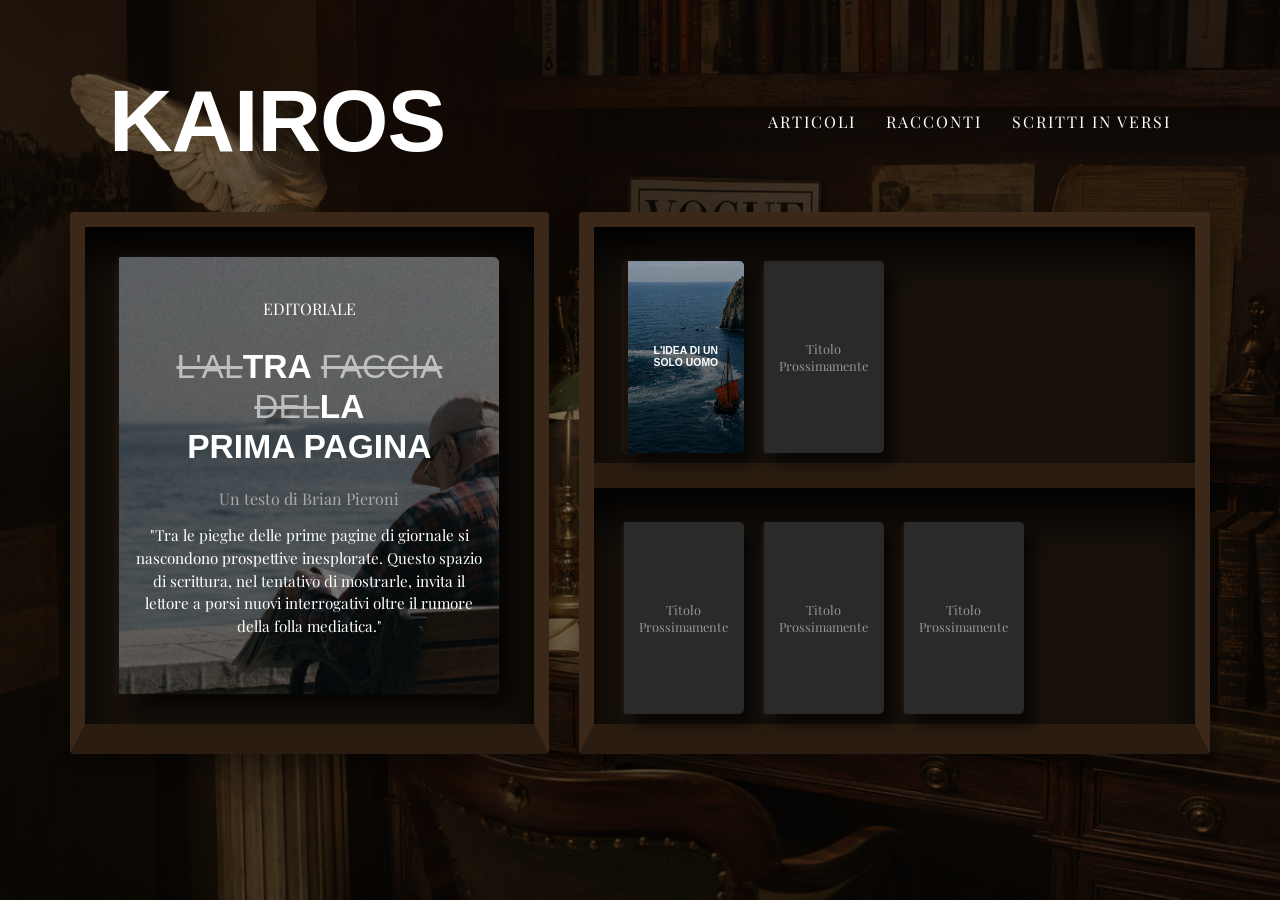
<file: index.html>
<!DOCTYPE html>
<html lang="it">
<head>
    <meta charset="UTF-8">
    <meta name="viewport" content="width=device-width, initial-scale=1.0">
    <title>Kairos - L'altra faccia della prima pagina</title>
    
    <!-- Importazione dei font eleganti da Google -->
    <link rel="preconnect" href="https://fonts.googleapis.com">
    <link rel="preconnect" href="https://fonts.gstatic.com" crossorigin>
    <link href="https://fonts.googleapis.com/css2?family=Playfair+Display:ital,wght@0,400;0,600;0,800;1,400&display=swap" rel="stylesheet">
    
    <!-- Link al tuo file CSS -->
    <link rel="stylesheet" href="style.css?v=14">
</head>
<body>
    <div class="background-wrapper">
        
        <!-- ================= HEADER E MENU ================= -->
        <!-- Qui c'è il titolo KAIROS e le tue tre sezioni, intatti -->
        <header>
            <div class="logo">
                <a href="index.html">KAIROS</a>
            </div>
            <nav>
                <ul>
                    <li><a href="articoli.html">ARTICOLI</a></li>
                    <li><a href="racconti.html">RACCONTI</a></li>
                    <li><a href="versi.html">SCRITTI IN VERSI</a></li>
                </ul>
            </nav>
        </header>

        <!-- ================= CONTENUTO PRINCIPALE ================= -->
        <!-- Qui ci sono i due riquadri posizionati al di sotto di Kairos -->
                <!-- ================= CONTENUTO PRINCIPALE ================= -->
                <main>
            <div class="main-shelving-unit">
                
                <div class="shelf-vertical">
                    <div class="cinematic-text-box" style="background-image: url('Gray Retro Cinematic Documentary Film Launching Poster.png');">
                        <div class="box-overlay"></div>
                        <div class="cinematic-content">
                            <div class="cinematic-date">EDITORIALE</div>
                            <h2 style="font-size: 2.1rem; margin-bottom: 20px; line-height: 1.2;">
                                <del style="opacity: 0.6; font-weight: 300;">L'AL</del><strong>TRA</strong> 
                                <del style="opacity: 0.6; font-weight: 300;">FACCIA DEL</del><strong>LA</strong><br>
                                <strong>PRIMA PAGINA</strong>
                            </h2>
                            <div class="cinematic-author">Un testo di Brian Pieroni</div>
                            <p class="cinematic-quote" style="font-size: 0.95rem; line-height: 1.5;">
                                "Tra le pieghe delle prime pagine di giornale si nascondono prospettive inesplorate. Questo spazio di scrittura, nel tentativo di mostrarle, invita il lettore a porsi nuovi interrogativi oltre il rumore della folla mediatica."
                            </p>
                        </div>
                    </div>
                </div>

                              <!-- 2. SCAFFALE DESTRO: LIBRERIA ARCHIVIO (Due piani) -->
                <div class="shelf-horizontal">
                    
                    <!-- Ripiano Superiore -->
                    <div class="shelf-row top-shelf">
                        
                        <!-- 1. PRIMO LIBRO IN ALTO (L'Idea di un solo uomo) -->
                        <!-- Sostituisci 'copertina.jpg' con il nome reale della tua foto del mare -->
                        <a href="pagina-articolo.html" target="_blank" class="mini-book" style="background-image: linear-gradient(rgba(0,0,0,0.3), rgba(0,0,0,0.7)), url('8C77115A-5A6C-4213-9BA8-5F8C6F8B90FF.png'); background-size: cover; background-position: center; border-left: 4px solid #1a110b; color: white;">
                            <span style="font-family: 'Helvetica Neue', Arial, sans-serif; font-size: 0.65rem; font-weight: bold; letter-spacing: 0px; line-height: 1.2;">L'IDEA DI UN<br>SOLO UOMO</span>
                        </a>
                        
                        <!-- 2. SECONDO LIBRO IN ALTO (Vuoto) -->
                        <a href="pagina-articolo.html" target="_blank" class="mini-book">Titolo<br>Prossimamente</a>
                        
                    </div>
                    
                    <!-- Ripiano Inferiore -->
                    <div class="shelf-row bottom-shelf">
                        
                        <!-- 3 LIBRI VUOTI IN BASSO -->
                        <a href="pagina-articolo.html" target="_blank" class="mini-book">Titolo<br>Prossimamente</a>
                        <a href="pagina-articolo.html" target="_blank" class="mini-book">Titolo<br>Prossimamente</a>
                        <a href="pagina-articolo.html" target="_blank" class="mini-book">Titolo<br>Prossimamente</a>
                        
                    </div>

                </div>
</file>
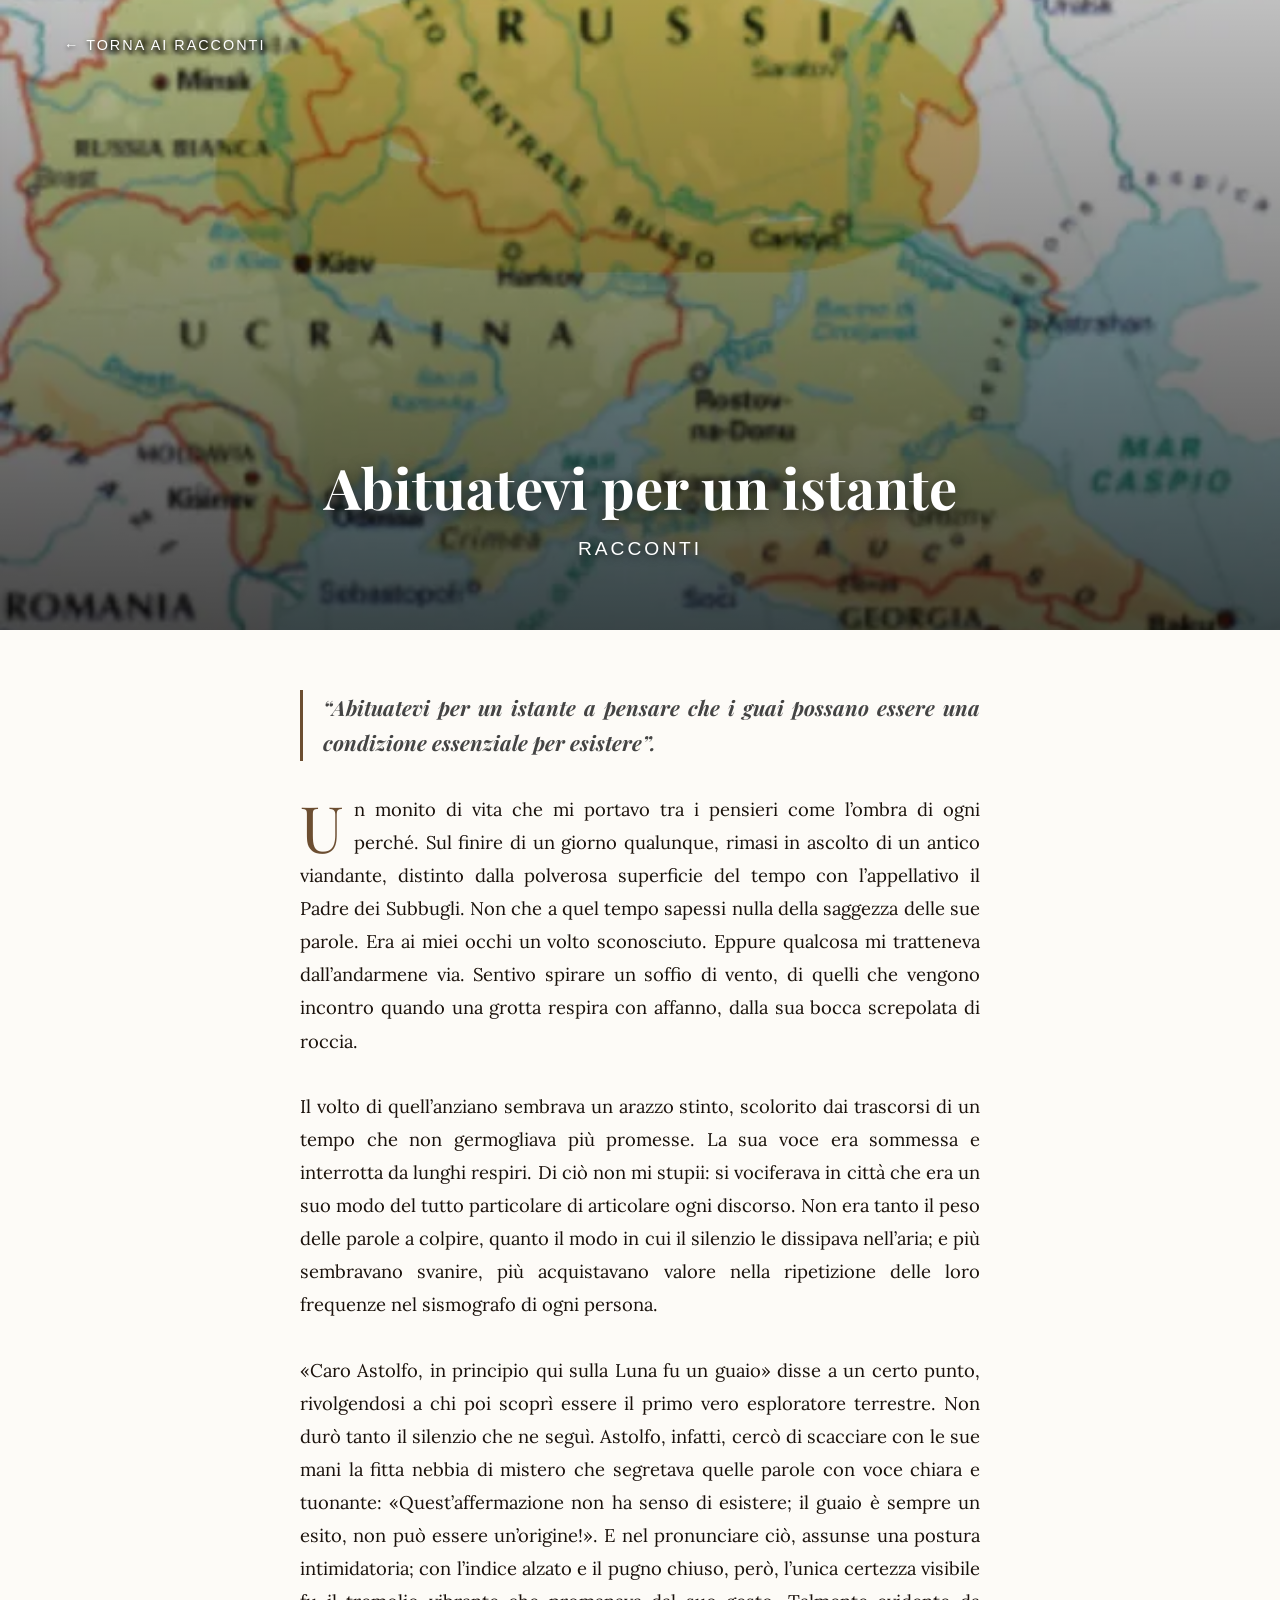
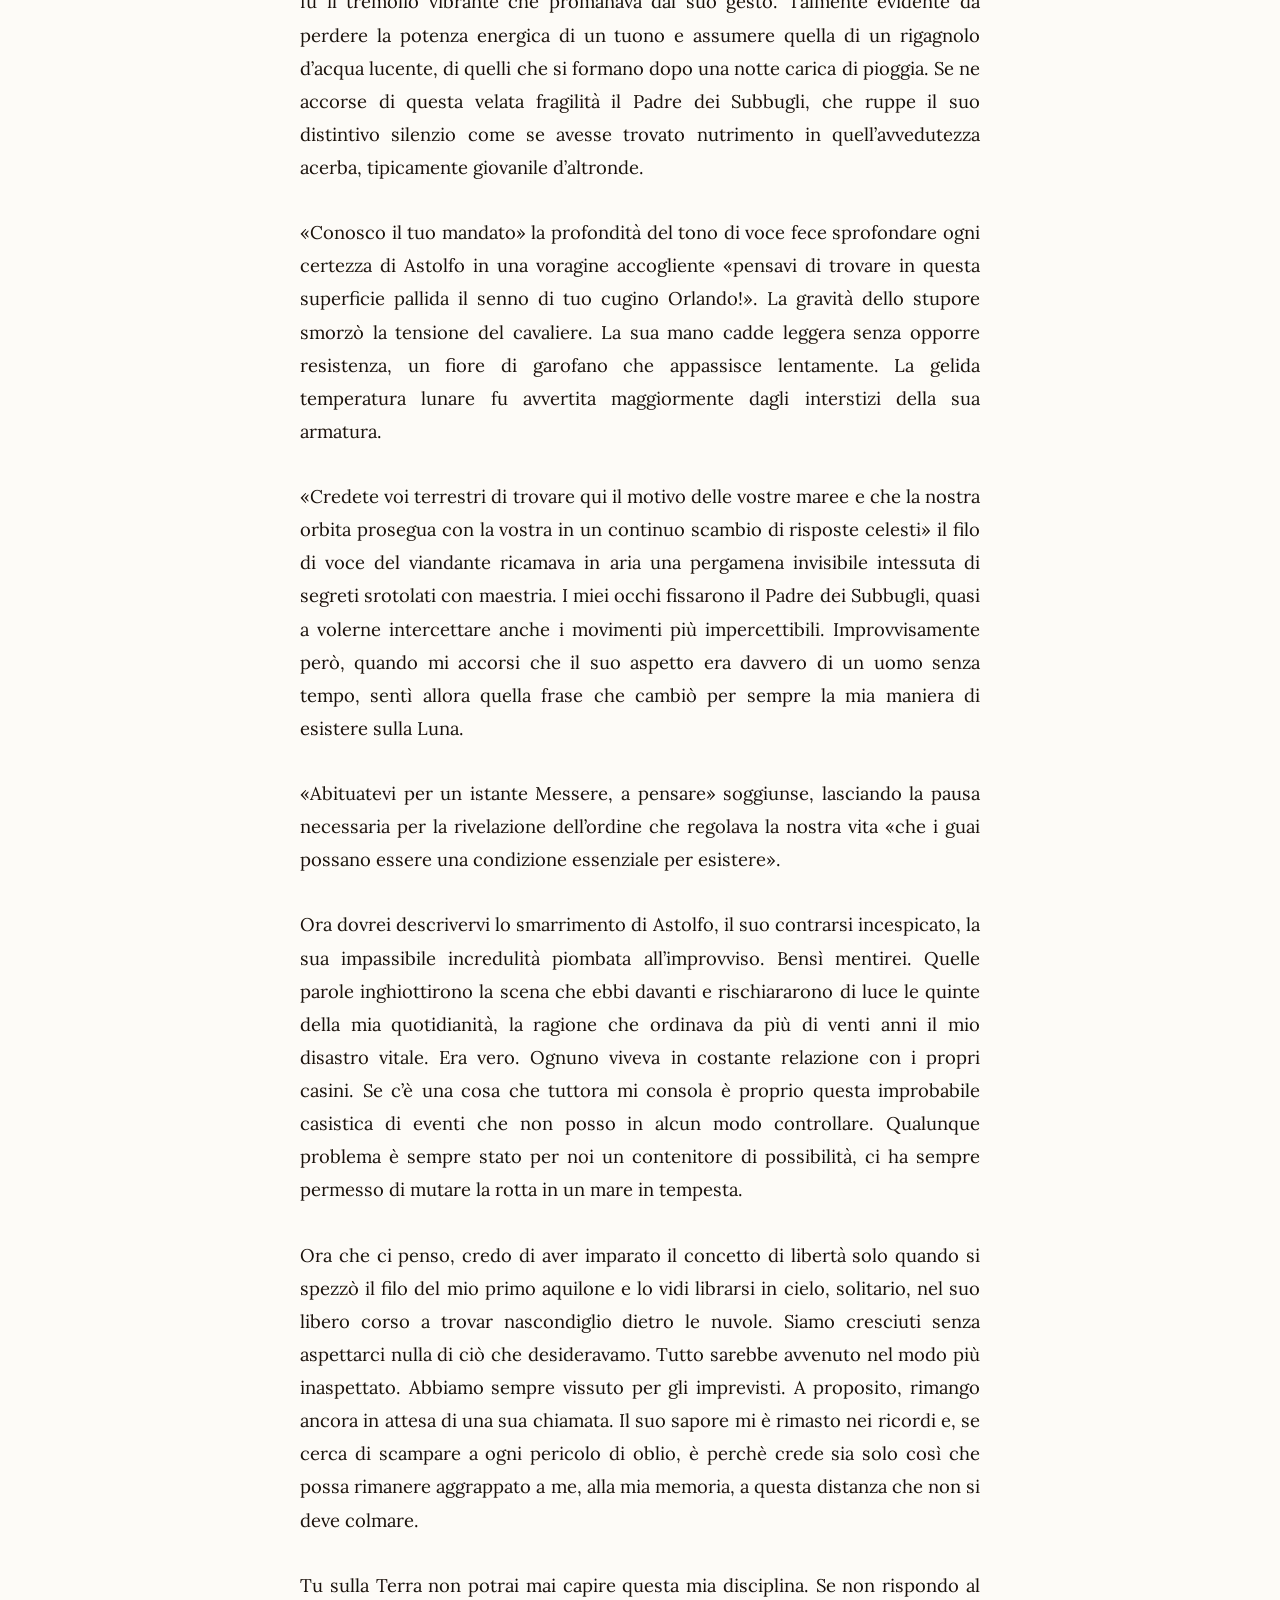
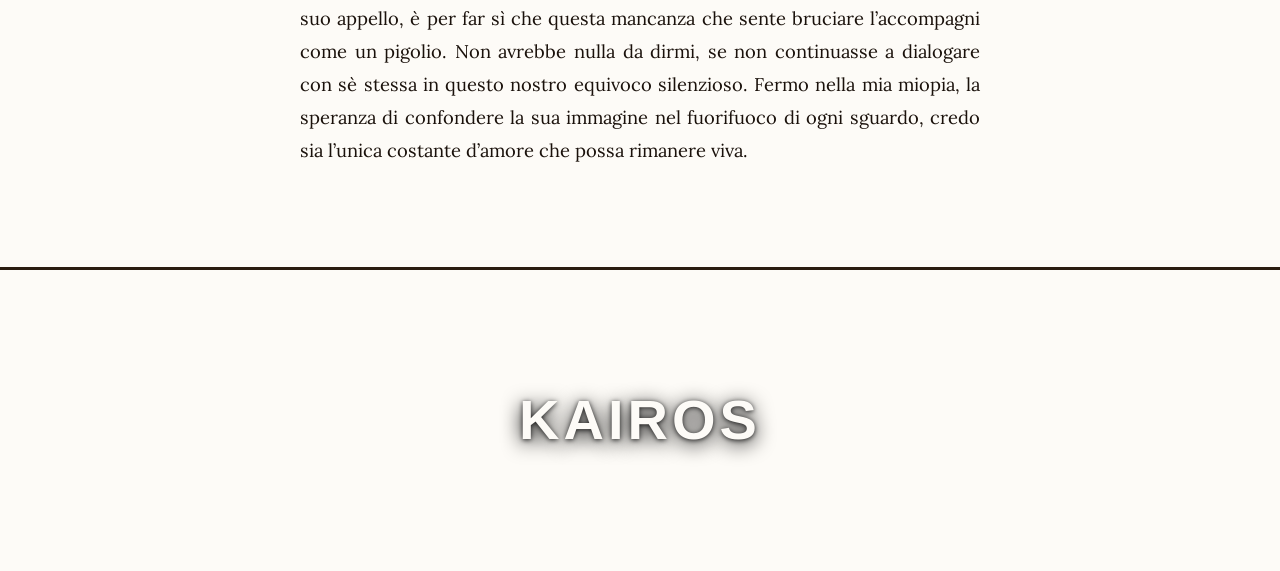
<file: abituatevi.html>
<!DOCTYPE html>
<html lang="it">
<head>
    <meta charset="UTF-8">
    <meta name="viewport" content="width=device-width, initial-scale=1.0">
    <title>Abituatevi per un istante - Kairos</title>
    <link href="https://fonts.googleapis.com/css2?family=Lora:ital,wght@0,400;0,500;1,400;1,700&family=Playfair+Display:ital,wght@0,400;0,700;1,400&display=swap" rel="stylesheet">
    
    <style>
        * { box-sizing: border-box; margin: 0; padding: 0; }
        
        :root {
            --bg-color: #fdfbf7;
            --text-color: #1a110b;
            --accent-color: #6c4e31;
            --font-heading: 'Playfair Display', serif;
            --font-body: 'Lora', Georgia, serif;
        }

        body {
            background-color: var(--bg-color);
            color: var(--text-color);
            font-family: var(--font-body);
            line-height: 1.8;
            -webkit-font-smoothing: antialiased;
            overflow-x: hidden;
        }

        .progress-container {
            position: fixed;
            top: 0;
            left: 0;
            width: 100%;
            height: 4px;
            background: transparent;
            z-index: 1000;
        }
        .progress-bar {
            height: 100%;
            background: var(--accent-color);
            width: 0%;
        }

        .top-nav {
            position: absolute;
            top: 30px;
            left: 5vw;
            z-index: 100;
        }
        .back-btn {
            font-family: 'Helvetica Neue', Helvetica, Arial, sans-serif;
            font-size: 0.9rem;
            color: #fff;
            text-transform: uppercase;
            letter-spacing: 2px;
            text-decoration: none;
            text-shadow: 0 2px 4px rgba(0,0,0,0.8);
            transition: opacity 0.3s;
        }
        .back-btn:hover { opacity: 0.7; }

        .hero {
            position: relative;
            width: 100%;
            height: 70vh; 
            background-color: #222;
        }
        .hero-image {
            width: 100%;
            height: 100%;
            background-image: linear-gradient(rgba(0,0,0,0.2), rgba(0,0,0,0.7)), url('IMG_7084.webp'); 
            background-size: cover;
            background-position: center;
        }
        .hero-text {
            position: absolute;
            bottom: 10%;
            left: 50%;
            transform: translateX(-50%);
            width: 90%;
            max-width: 900px;
            text-align: center;
            color: #fff;
        }
        .hero-title {
            font-family: var(--font-heading);
            font-size: 3.5rem;
            line-height: 1.1;
            margin-bottom: 15px;
            text-shadow: 0 4px 15px rgba(0,0,0,0.6);
        }
        .hero-subtitle {
            font-family: 'Helvetica Neue', sans-serif;
            font-size: 1.2rem;
            letter-spacing: 3px;
            text-transform: uppercase;
            font-weight: 300;
            text-shadow: 0 2px 8px rgba(0,0,0,0.6);
        }

        .article-content {
            width: 90%;
            max-width: 680px; 
            margin: 60px auto 100px auto;
            font-size: 1.15rem;
        }

        .article-content p {
            margin-bottom: 2rem;
            text-align: justify;
        }

        .drop-cap {
            float: left;
            font-size: 4rem;
            line-height: 0.8;
            padding-top: 8px;
            padding-right: 10px;
            font-family: var(--font-heading);
            color: var(--accent-color);
        }

        .quote-block {
            border-left: 3px solid var(--accent-color);
            padding-left: 20px;
            margin: 3rem 0;
            font-style: italic;
            font-family: var(--font-heading);
            font-size: 1.3rem;
            color: #444;
            line-height: 1.7;
        }

        footer {
            text-align: center;
            padding: 100px 20px;
            border-top: 3px solid #2a1c10;
            background-image: url('FullSizeRender.jpeg');
            background-size: cover;
            background-position: center;
            background-attachment: fixed;
        }

        .home-link {
            font-family: 'Helvetica Neue', Helvetica, Arial, sans-serif;
            font-size: 3.5rem;
            font-weight: 800;
            color: #fdfbf7; 
            text-decoration: none;
            letter-spacing: 4px;
            transition: transform 0.3s ease;
            display: inline-block; 
            text-shadow: 0 4px 20px rgba(0,0,0,1), 0 1px 5px rgba(0,0,0,0.8);
        }
        .home-link:hover {
            transform: scale(1.05);
            color: #ccc;
        }

        @media (max-width: 750px) {
            .hero-title { font-size: 2.5rem; }
            .hero-subtitle { font-size: 1rem; }
            .article-content {
                width: 88%;
                font-size: 1.05rem;
                margin: 40px auto 60px auto;
            }
            .drop-cap { font-size: 3.5rem; }
            .quote-block { font-size: 1.1rem; margin: 2rem 0; }
            .home-link { font-size: 2.5rem; }
            .top-nav { top: 20px; left: 20px; }
            footer { padding: 80px 20px; }
        }
    </style>
</head>
<body>

    <div class="progress-container">
        <div class="progress-bar" id="myBar"></div>
    </div>

    <nav class="top-nav">
        <a href="racconti.html" class="back-btn">← Torna ai racconti</a>
    </nav>

    <header class="hero">
        <div class="hero-image"></div>
        <div class="hero-text">
            <h1 class="hero-title">Abituatevi per un istante</h1>
            <p class="hero-subtitle">Racconti</p>
        </div>
    </header>

    <main class="article-content">
        
        <p class="quote-block"><strong>“Abituatevi per un istante a pensare che i guai possano essere una condizione essenziale per esistere”.</strong></p>

        <p><span class="drop-cap">U</span>n monito di vita che mi portavo tra i pensieri come l’ombra di ogni perché. Sul finire di un giorno qualunque, rimasi in ascolto di un antico viandante, distinto dalla polverosa superficie del tempo con l’appellativo il Padre dei Subbugli. Non che a quel tempo sapessi nulla della saggezza delle sue parole. Era ai miei occhi un volto sconosciuto. Eppure qualcosa mi tratteneva dall’andarmene via. Sentivo spirare un soffio di vento, di quelli che vengono incontro quando una grotta respira con affanno, dalla sua bocca screpolata di roccia.</p>
        
        <p>Il volto di quell’anziano sembrava un arazzo stinto, scolorito dai trascorsi di un tempo che non germogliava più promesse. La sua voce era sommessa e interrotta da lunghi respiri. Di ciò non mi stupii: si vociferava in città che era un suo modo del tutto particolare di articolare ogni discorso. Non era tanto il peso delle parole a colpire, quanto il modo in cui il silenzio le dissipava nell’aria; e più sembravano svanire, più acquistavano valore nella ripetizione delle loro frequenze nel sismografo di ogni persona.</p>

        <p>«Caro Astolfo, in principio qui sulla Luna fu un guaio» disse a un certo punto, rivolgendosi a chi poi scoprì essere il primo vero esploratore terrestre. Non durò tanto il silenzio che ne seguì. Astolfo, infatti, cercò di scacciare con le sue mani la fitta nebbia di mistero che segretava quelle parole con voce chiara e tuonante: «Quest’affermazione non ha senso di esistere; il guaio è sempre un esito, non può essere un’origine!». E nel pronunciare ciò, assunse una postura intimidatoria; con l’indice alzato e il pugno chiuso, però, l’unica certezza visibile fu il tremolio vibrante che promanava dal suo gesto. Talmente evidente da perdere la potenza energica di un tuono e assumere quella di un rigagnolo d’acqua lucente, di quelli che si formano dopo una notte carica di pioggia. Se ne accorse di questa velata fragilità il Padre dei Subbugli, che ruppe il suo distintivo silenzio come se avesse trovato nutrimento in quell’avvedutezza acerba, tipicamente giovanile d’altronde.</p>

        <p>«Conosco il tuo mandato» la profondità del tono di voce fece sprofondare ogni certezza di Astolfo in una voragine accogliente «pensavi di trovare in questa superficie pallida il senno di tuo cugino Orlando!». La gravità dello stupore smorzò la tensione del cavaliere. La sua mano cadde leggera senza opporre resistenza, un fiore di garofano che appassisce lentamente. La gelida temperatura lunare fu avvertita maggiormente dagli interstizi della sua armatura.</p>
        
        <p>«Credete voi terrestri di trovare qui il motivo delle vostre maree e che la nostra orbita prosegua con la vostra in un continuo scambio di risposte celesti» il filo di voce del viandante ricamava in aria una pergamena invisibile intessuta di segreti srotolati con maestria. I miei occhi fissarono il Padre dei Subbugli, quasi a volerne intercettare anche i movimenti più impercettibili. Improvvisamente però, quando mi accorsi che il suo aspetto era davvero di un uomo senza tempo, sentì allora quella frase che cambiò per sempre la mia maniera di esistere sulla Luna.</p>
        
        <p>«Abituatevi per un istante Messere, a pensare» soggiunse, lasciando la pausa necessaria per la rivelazione dell’ordine che regolava la nostra vita «che i guai possano essere una condizione essenziale per esistere».</p>
        
        <p>Ora dovrei descrivervi lo smarrimento di Astolfo, il suo contrarsi incespicato, la sua impassibile incredulità piombata all’improvviso. Bensì mentirei. Quelle parole inghiottirono la scena che ebbi davanti e rischiararono di luce le quinte della mia quotidianità, la ragione che ordinava da più di venti anni il mio disastro vitale. Era vero. Ognuno viveva in costante relazione con i propri casini. Se c’è una cosa che tuttora mi consola è proprio questa improbabile casistica di eventi che non posso in alcun modo controllare. Qualunque problema è sempre stato per noi un contenitore di possibilità, ci ha sempre permesso di mutare la rotta in un mare in tempesta.</p>
        
        <p>Ora che ci penso, credo di aver imparato il concetto di libertà solo quando si spezzò il filo del mio primo aquilone e lo vidi librarsi in cielo, solitario, nel suo libero corso a trovar nascondiglio dietro le nuvole. Siamo cresciuti senza aspettarci nulla di ciò che desideravamo. Tutto sarebbe avvenuto nel modo più inaspettato. Abbiamo sempre vissuto per gli imprevisti. A proposito, rimango ancora in attesa di una sua chiamata. Il suo sapore mi è rimasto nei ricordi e, se cerca di scampare a ogni pericolo di oblio, è perchè crede sia solo così che possa rimanere aggrappato a me, alla mia memoria, a questa distanza che non si deve colmare.</p>
        
        <p>Tu sulla Terra non potrai mai capire questa mia disciplina. Se non rispondo al suo appello, è per far sì che questa mancanza che sente bruciare l’accompagni come un pigolio. Non avrebbe nulla da dirmi, se non continuasse a dialogare con sè stessa in questo nostro equivoco silenzioso. Fermo nella mia miopia, la speranza di confondere la sua immagine nel fuorifuoco di ogni sguardo, credo sia l’unica costante d’amore che possa rimanere viva.</p>

    </main>

    <footer>
        <a href="index.html" class="home-link">KAIROS</a>
    </footer>

    <script>
        window.onscroll = function() { updateProgressBar() };

        function updateProgressBar() {
            var winScroll = document.body.scrollTop || document.documentElement.scrollTop;
            var height = document.documentElement.scrollHeight - document.documentElement.clientHeight;
            var scrolled = (winScroll / height) * 100;
            document.getElementById("myBar").style.width = scrolled + "%";
        }
    </script>
</body>
</html>
</file>
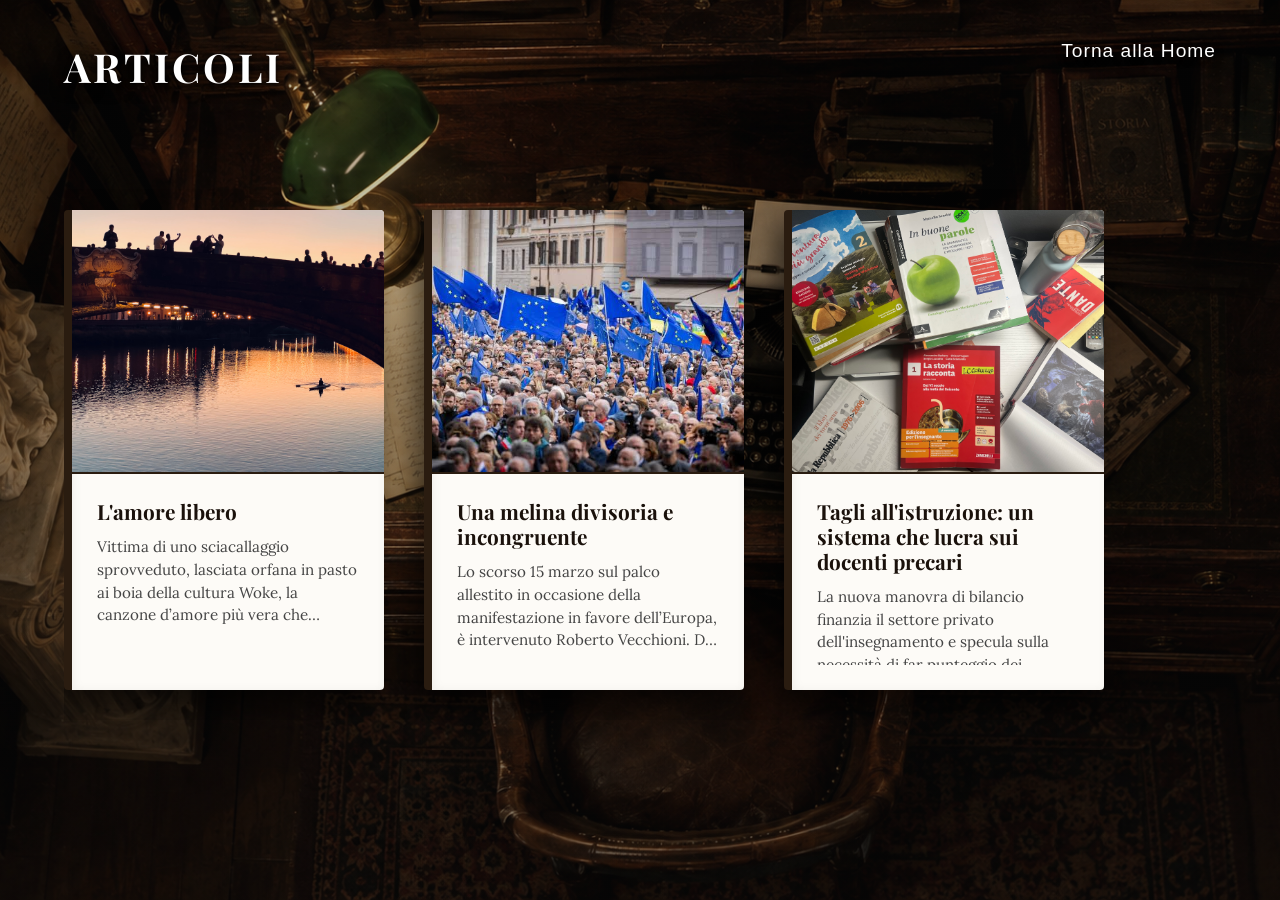
<file: articoli.html>
<!DOCTYPE html>
<html lang="it">
<head>
    <meta charset="UTF-8">
    <meta name="viewport" content="width=device-width, initial-scale=1.0">
    <title>Articoli - Kairos</title>
    <link href="https://fonts.googleapis.com/css2?family=Lora:ital,wght@0,400;0,500;1,400&family=Playfair+Display:ital,wght@0,400;0,700;1,400&display=swap" rel="stylesheet">
    
    <style>
        * { box-sizing: border-box; margin: 0; padding: 0; }
        
        body {
            height: 100vh;
            background-image: linear-gradient(rgba(15, 15, 15, 0.2), rgba(15, 15, 15, 0.35)), url('6A75E543-92FD-45B6-834F-B0853C7BCF3E.png');
            background-size: cover;
            background-position: center;
            font-family: 'Playfair Display', serif;
            overflow: hidden; 
            display: flex;
            align-items: center;
            padding: 0 5vw;
        }

        .page-title {
            position: absolute;
            top: 40px;
            left: 5vw;
            color: #fff;
            font-size: 2.5rem;
            letter-spacing: 3px;
            text-transform: uppercase;
            text-shadow: 0 4px 15px rgba(0,0,0,0.9), 0 1px 5px rgba(0,0,0,0.8);
            opacity: 0;
            animation: fadeInTop 1s forwards 0.5s;
        }

        .articles-gallery {
            display: flex;
            gap: 40px;
            width: 100%;
            height: 60vh;
            align-items: center;
            overflow-x: auto;
            overflow-y: hidden;
            padding: 20px 0;
            scroll-behavior: smooth;
        }

        .articles-gallery::-webkit-scrollbar { display: none; }
        .articles-gallery { -ms-overflow-style: none; scrollbar-width: none; }

        .article-card {
            flex: 0 0 320px;
            height: 480px;
            position: relative;
            background-color: #fdfbf7;
            border-radius: 4px;
            cursor: pointer;
            box-shadow: -10px 15px 30px rgba(0,0,0,0.6), inset 2px 0 10px rgba(0,0,0,0.05);
            overflow: hidden;
            transition: all 0.6s cubic-bezier(0.25, 1, 0.5, 1);
            
            opacity: 0;
            transform: translateX(-100vw) rotateY(15deg);
            transform-style: preserve-3d;
            border-left: 8px solid #2a1c10;
        }

        .article-card:hover:not(.selected) {
            transform: translateY(-15px) scale(1.02);
            box-shadow: -15px 25px 40px rgba(0,0,0,0.7);
        }

        .card-image {
            width: 100%;
            height: 55%;
            background-size: cover;
            background-position: center;
            border-bottom: 2px solid #2a1c10;
        }

        .card-content {
            padding: 25px;
            height: 45%;
            display: flex;
            flex-direction: column;
            justify-content: flex-start;
        }

        .card-content h2 {
            font-size: 1.3rem;
            line-height: 1.2;
            color: #1a110b;
            margin-bottom: 12px;
        }

        .card-content p {
            font-family: 'Lora', serif;
            font-size: 0.95rem;
            color: #444;
            line-height: 1.5;
            display: -webkit-box;
            -webkit-line-clamp: 4; 
            -webkit-box-orient: vertical;
            overflow: hidden;
        }

        @keyframes slideInLeft {
            0% { opacity: 0; transform: translateX(-100px) rotateY(15deg); }
            100% { opacity: 1; transform: translateX(0) rotateY(0deg); }
        }

        @keyframes fadeInTop {
            to { opacity: 1; transform: translateY(0); }
        }

        .article-card:nth-child(1) { animation: slideInLeft 0.8s cubic-bezier(0.25, 1, 0.5, 1) forwards 0.2s; }
        .article-card:nth-child(2) { animation: slideInLeft 0.8s cubic-bezier(0.25, 1, 0.5, 1) forwards 0.4s; }
        .article-card:nth-child(3) { animation: slideInLeft 0.8s cubic-bezier(0.25, 1, 0.5, 1) forwards 0.6s; }

        .article-card.selected {
            position: fixed;
            top: 50% !important;
            left: 50% !important;
            transform: translate(-50%, -50%) scale(1.15) !important;
            z-index: 1000;
            box-shadow: 0 30px 60px rgba(0,0,0,0.8), 0 0 100px rgba(0,0,0,0.5);
        }

        .articles-gallery.has-selection .article-card:not(.selected) {
            opacity: 0;
            transform: scale(0.8);
            pointer-events: none;
            filter: blur(5px);
        }

        .back-btn {
            position: absolute;
            top: 40px;
            right: 5vw;
            color: #fff;
            text-decoration: none;
            font-size: 1.2rem;
            letter-spacing: 1px;
            font-family: 'Helvetica Neue', sans-serif;
            opacity: 0;
            animation: fadeInTop 1s forwards 1s;
            transition: transform 0.3s;
            text-shadow: 0 2px 8px rgba(0,0,0,0.9);
        }
        .back-btn:hover { transform: scale(1.1); }

        @media (max-width: 750px) {
            .page-title { font-size: 1.8rem; top: 30px; }
            .articles-gallery { gap: 20px; align-items: flex-start; margin-top: 80px; }
            .article-card { flex: 0 0 280px; height: 420px; }
            .article-card.selected { transform: translate(-50%, -50%) scale(1.05) !important; }
        }
    </style>
</head>
<body>

    <h1 class="page-title">Articoli</h1>
    <a href="index.html" class="back-btn">Torna alla Home</a>

    <div class="articles-gallery" id="gallery">
        
        <div class="article-card" onclick="handleCardClick(this, 'masini.html')">
            <div class="card-image" style="background-image: url('FullSizeRender.jpeg');"></div>
            <div class="card-content">
                <h2>L'amore libero</h2>
                <p>Vittima di uno sciacallaggio sprovveduto, lasciata orfana in pasto ai boia della cultura Woke, la canzone d’amore più vera che l’artista è riuscito a strappare dalle fauci della sua rabbia...</p>
            </div>
        </div>

        <div class="article-card" onclick="handleCardClick(this, 'melina.html')">
            <div class="card-image" style="background-image: url('IMG_7085.jpeg');"></div>
            <div class="card-content">
                <h2>Una melina divisoria e incongruente</h2>
                <p>Lo scorso 15 marzo sul palco allestito in occasione della manifestazione in favore dell’Europa, è intervenuto Roberto Vecchioni. Di seguito, si intende tagliare a fettine il suo carnoso discorso...</p>
            </div>
        </div>

        <!-- NUOVO ARTICOLO -->
        <div class="article-card" onclick="handleCardClick(this, 'precari.html')">
            <div class="card-image" style="background-image: url('IMG_8375.jpeg');"></div>
            <div class="card-content">
                <h2>Tagli all'istruzione: un sistema che lucra sui docenti precari </h2>
                <p>La nuova manovra di bilancio finanzia il settore privato dell'insegnamento e specula sulla necessità di far punteggio dei docenti; in molti casi malpagandoli, in altri non riconoscendo loro neanche un minimo contributo...  </p>
            </div>
        </div>

    </div>

    <script>
        function handleCardClick(cardElement, targetUrl) {
            const gallery = document.getElementById('gallery');
            if (cardElement.classList.contains('selected')) return;
            gallery.classList.add('has-selection');
            cardElement.classList.add('selected');
            
            setTimeout(() => {
                document.body.style.transition = "opacity 0.5s ease";
                document.body.style.opacity = 0;
                setTimeout(() => {
                    window.location.href = targetUrl;
                }, 500);
            }, 800);
        }
    </script>
</body>
</html>
</file>
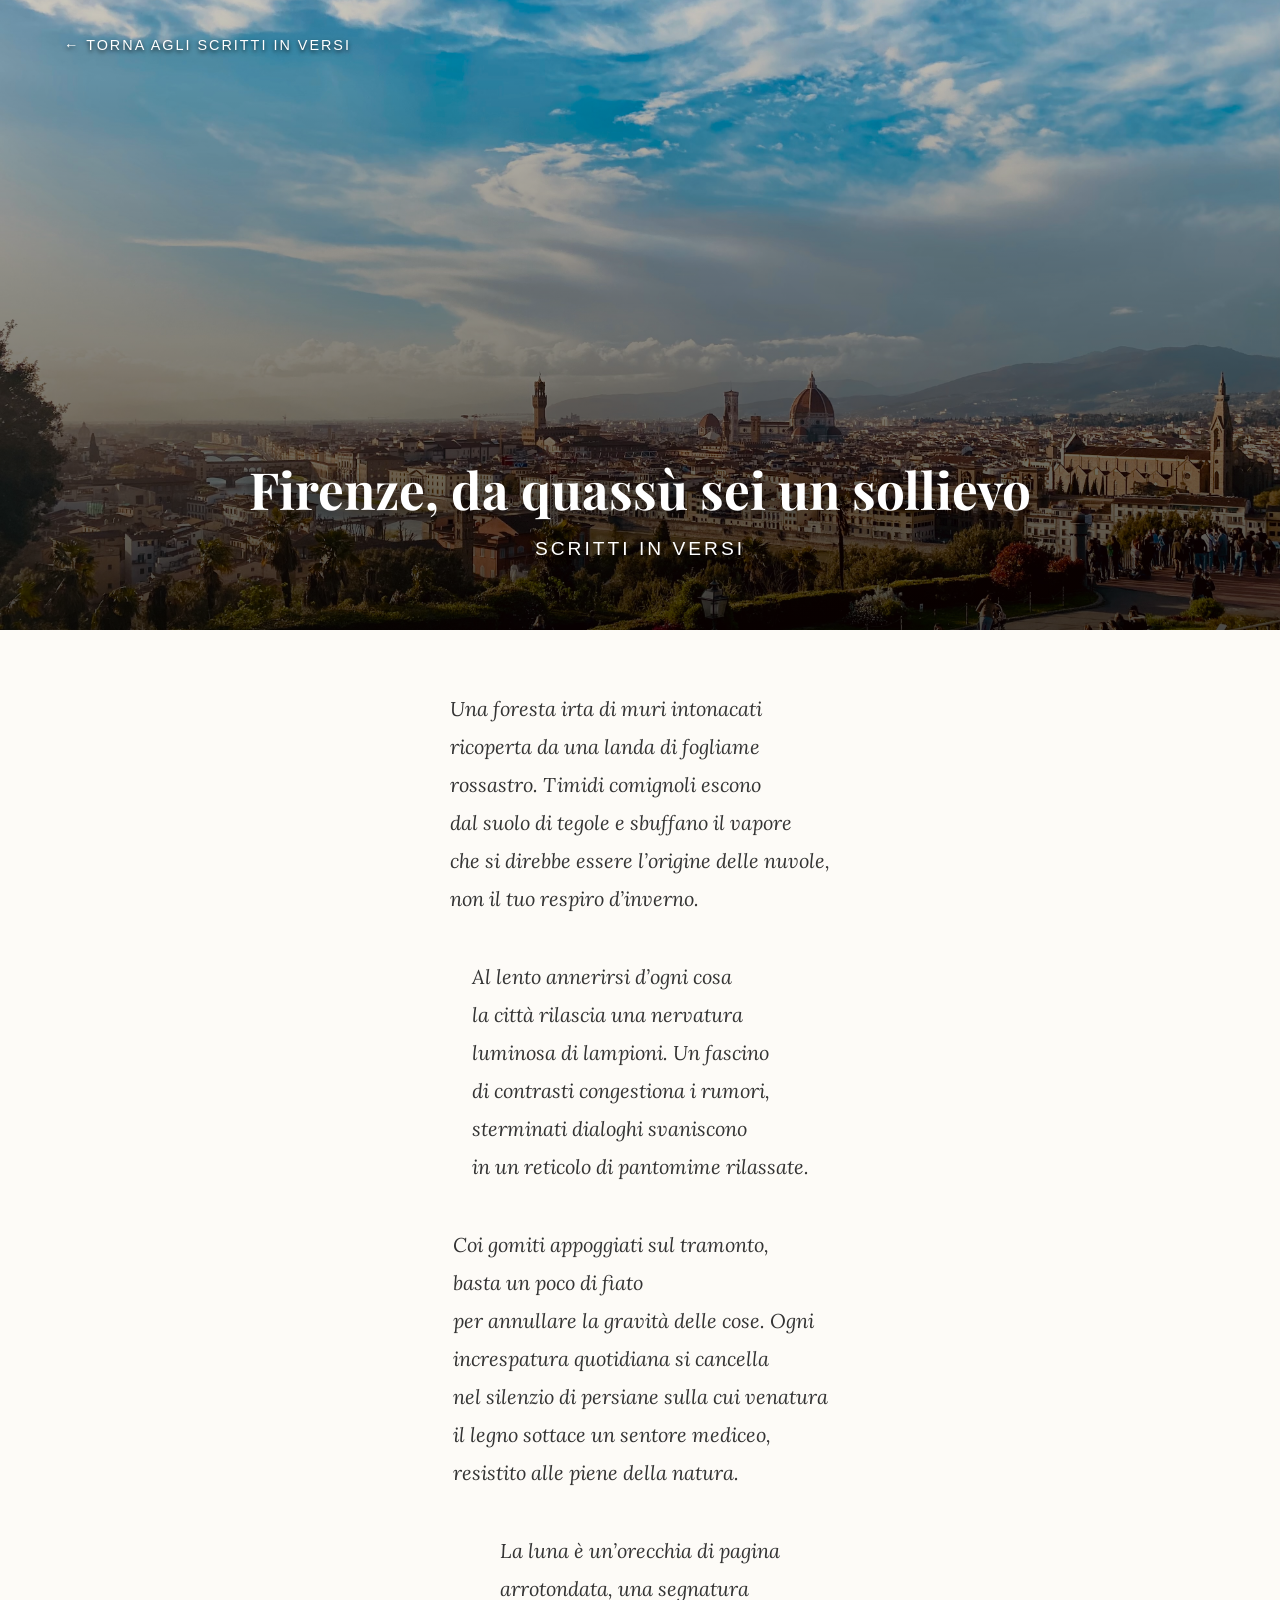
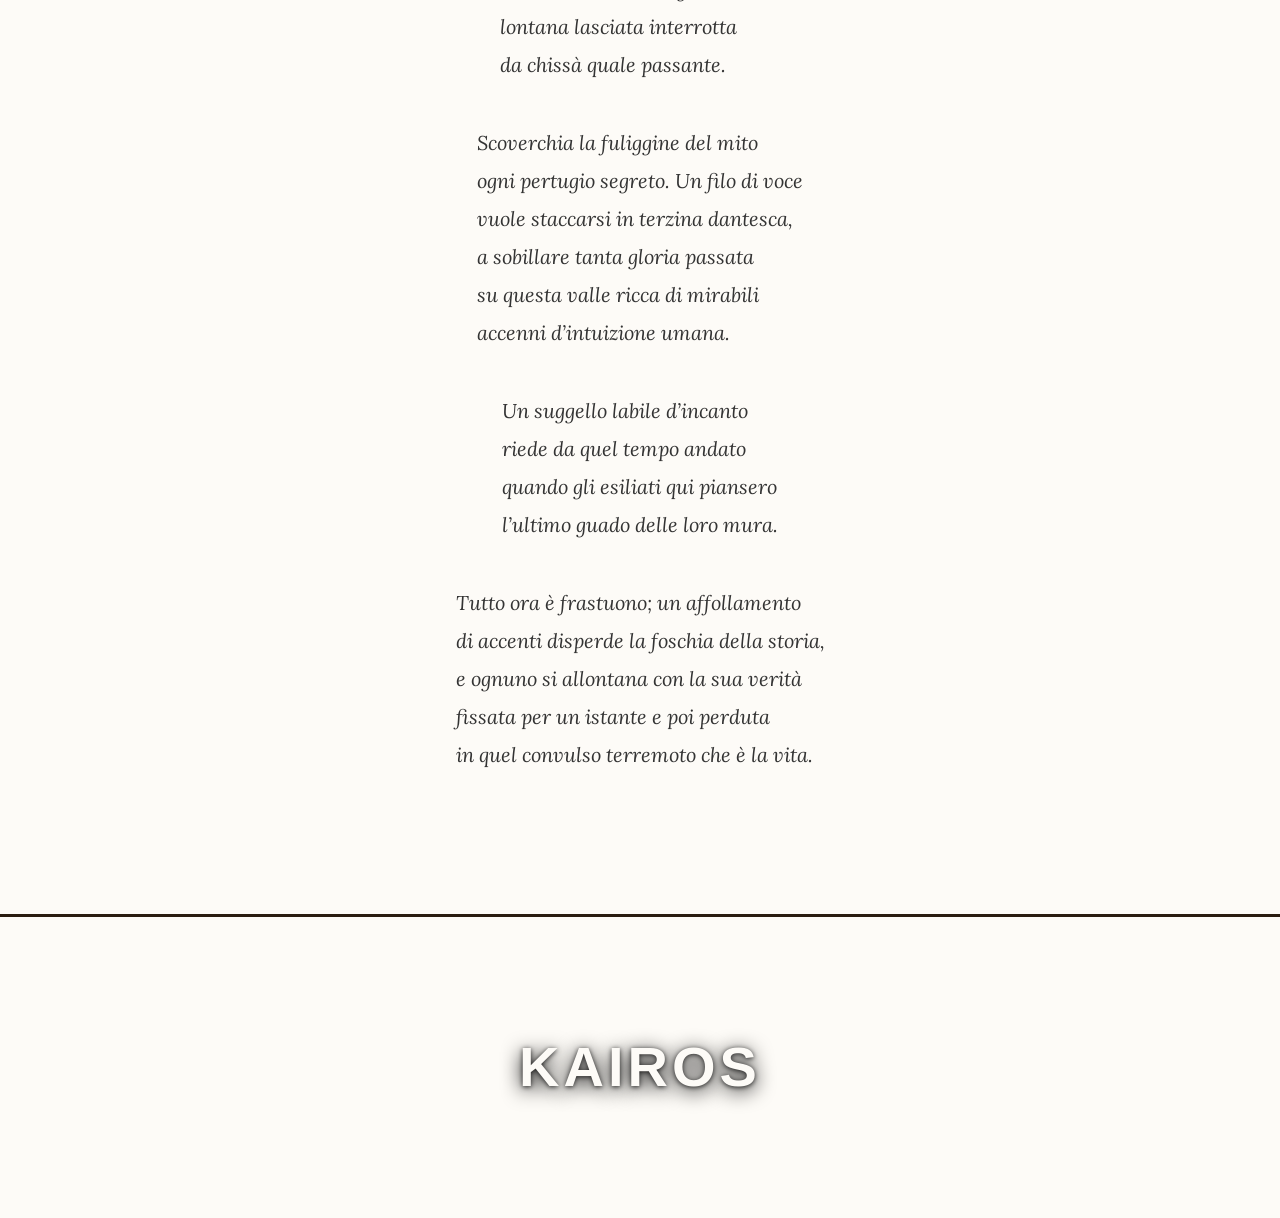
<file: firenze.html>
<!DOCTYPE html>
<html lang="it">
<head>
    <meta charset="UTF-8">
    <meta name="viewport" content="width=device-width, initial-scale=1.0">
    <title>Piazzale Michelangelo- Kairos</title>
    <link href="https://fonts.googleapis.com/css2?family=Lora:ital,wght@0,400;0,500;1,400;1,700&family=Playfair+Display:ital,wght@0,400;0,700;1,400&display=swap" rel="stylesheet">
    
    <style>
        * { box-sizing: border-box; margin: 0; padding: 0; }
        
        :root {
            --bg-color: #fdfbf7;
            --text-color: #1a110b;
            --accent-color: #6c4e31;
            --font-heading: 'Playfair Display', serif;
            --font-body: 'Lora', Georgia, serif;
        }

        body {
            background-color: var(--bg-color);
            color: var(--text-color);
            font-family: var(--font-body);
            line-height: 1.8;
            -webkit-font-smoothing: antialiased;
            overflow-x: hidden;
        }

        .progress-container {
            position: fixed;
            top: 0;
            left: 0;
            width: 100%;
            height: 4px;
            background: transparent;
            z-index: 1000;
        }
        .progress-bar {
            height: 100%;
            background: var(--accent-color);
            width: 0%;
        }

        .top-nav {
            position: absolute;
            top: 30px;
            left: 5vw;
            z-index: 100;
        }
        .back-btn {
            font-family: 'Helvetica Neue', Helvetica, Arial, sans-serif;
            font-size: 0.9rem;
            color: #fff;
            text-transform: uppercase;
            letter-spacing: 2px;
            text-decoration: none;
            text-shadow: 0 2px 4px rgba(0,0,0,0.8);
            transition: opacity 0.3s;
        }
        .back-btn:hover { opacity: 0.7; }

        .hero {
            position: relative;
            width: 100%;
            height: 70vh; 
            background-color: #222;
        }
        .hero-image {
            width: 100%;
            height: 100%;
            background-image: linear-gradient(rgba(0,0,0,0.2), rgba(0,0,0,0.7)), url('IMG_7971.jpeg'); 
            background-size: cover;
            background-position: center;
        }
        .hero-text {
            position: absolute;
            bottom: 10%;
            left: 50%;
            transform: translateX(-50%);
            width: 90%;
            max-width: 900px;
            text-align: center;
            color: #fff;
        }
        .hero-title {
            font-family: var(--font-heading);
            font-size: 3.2rem;
            line-height: 1.1;
            margin-bottom: 15px;
            text-shadow: 0 4px 15px rgba(0,0,0,0.6);
        }
        .hero-subtitle {
            font-family: 'Helvetica Neue', sans-serif;
            font-size: 1.2rem;
            letter-spacing: 3px;
            text-transform: uppercase;
            font-weight: 300;
            text-shadow: 0 2px 8px rgba(0,0,0,0.6);
        }

        .article-content {
            width: 90%;
            max-width: 680px; 
            margin: 60px auto 100px auto;
            font-size: 1.15rem;
            /* Layout specifico per la poesia */
            display: flex;
            flex-direction: column;
            align-items: center;
        }

        .poem-stanza {
            margin-bottom: 2.5rem;
            text-align: left; /* Allinea il testo a sinistra ma il blocco resta centrato */
            font-style: italic;
            font-size: 1.25rem;
            line-height: 1.9;
            color: #333;
        }

        footer {
            text-align: center;
            padding: 100px 20px;
            border-top: 3px solid #2a1c10;
            background-image: url('FullSizeRender.jpeg');
            background-size: cover;
            background-position: center;
            background-attachment: fixed;
        }

        .home-link {
            font-family: 'Helvetica Neue', Helvetica, Arial, sans-serif;
            font-size: 3.5rem;
            font-weight: 800;
            color: #fdfbf7; 
            text-decoration: none;
            letter-spacing: 4px;
            transition: transform 0.3s ease;
            display: inline-block; 
            text-shadow: 0 4px 20px rgba(0,0,0,1), 0 1px 5px rgba(0,0,0,0.8);
        }
        .home-link:hover {
            transform: scale(1.05);
            color: #ccc;
        }

        @media (max-width: 750px) {
            .hero-title { font-size: 2.5rem; }
            .hero-subtitle { font-size: 1rem; }
            .article-content {
                width: 88%;
                font-size: 1.05rem;
                margin: 40px auto 60px auto;
            }
            .poem-stanza { font-size: 1.1rem; }
            .home-link { font-size: 2.5rem; }
            .top-nav { top: 20px; left: 20px; }
            footer { padding: 80px 20px; }
        }
    </style>
</head>
<body>

    <div class="progress-container">
        <div class="progress-bar" id="myBar"></div>
    </div>

    <nav class="top-nav">
        <a href="versi.html" class="back-btn">← Torna agli scritti in versi</a>
    </nav>

    <header class="hero">
        <div class="hero-image"></div>
        <div class="hero-text">
            <h1 class="hero-title">Firenze, da quassù sei un sollievo</h1>
            <p class="hero-subtitle">Scritti in versi</p>
        </div>
    </header>

    <main class="article-content">
        
        <p class="poem-stanza">
            Una foresta irta di muri intonacati<br>
            ricoperta da una landa di fogliame<br>
            rossastro. Timidi comignoli escono<br>
            dal suolo di tegole e sbuffano il vapore<br>
            che si direbbe essere l’origine delle nuvole,<br>
            non il tuo respiro d’inverno.
        </p>

        <p class="poem-stanza">
            Al lento annerirsi d’ogni cosa<br>
            la città rilascia una nervatura<br>
            luminosa di lampioni. Un fascino<br>
            di contrasti congestiona i rumori,<br>
            sterminati dialoghi svaniscono<br>
            in un reticolo di pantomime rilassate.
        </p>

        <p class="poem-stanza">
            Coi gomiti appoggiati sul tramonto,<br>
            basta un poco di fiato<br>
            per annullare la gravità delle cose. Ogni<br>
            increspatura quotidiana si cancella<br>
            nel silenzio di persiane sulla cui venatura<br>
            il legno sottace un sentore mediceo,<br>
            resistito alle piene della natura.
        </p>

        <p class="poem-stanza">
            La luna è un’orecchia di pagina<br>
            arrotondata, una segnatura<br>
            lontana lasciata interrotta<br>
            da chissà quale passante.
        </p>

        <p class="poem-stanza">
            Scoverchia la fuliggine del mito<br>
            ogni pertugio segreto. Un filo di voce<br>
            vuole staccarsi in terzina dantesca,<br>
            a sobillare tanta gloria passata<br>
            su questa valle ricca di mirabili<br>
            accenni d’intuizione umana.
        </p>

        <p class="poem-stanza">
            Un suggello labile d’incanto<br>
            riede da quel tempo andato<br>
            quando gli esiliati qui piansero<br>
            l’ultimo guado delle loro mura.
        </p>

        <p class="poem-stanza">
            Tutto ora è frastuono; un affollamento<br>
            di accenti disperde la foschia della storia,<br>
            e ognuno si allontana con la sua verità<br>
            fissata per un istante e poi perduta<br>
            in quel convulso terremoto che è la vita.
        </p>

    </main>

    <footer>
        <a href="index.html" class="home-link">KAIROS</a>
    </footer>

    <script>
        window.onscroll = function() { updateProgressBar() };

        function updateProgressBar() {
            var winScroll = document.body.scrollTop || document.documentElement.scrollTop;
            var height = document.documentElement.scrollHeight - document.documentElement.clientHeight;
            var scrolled = (winScroll / height) * 100;
            document.getElementById("myBar").style.width = scrolled + "%";
        }
    </script>
</body>
</html>
</file>
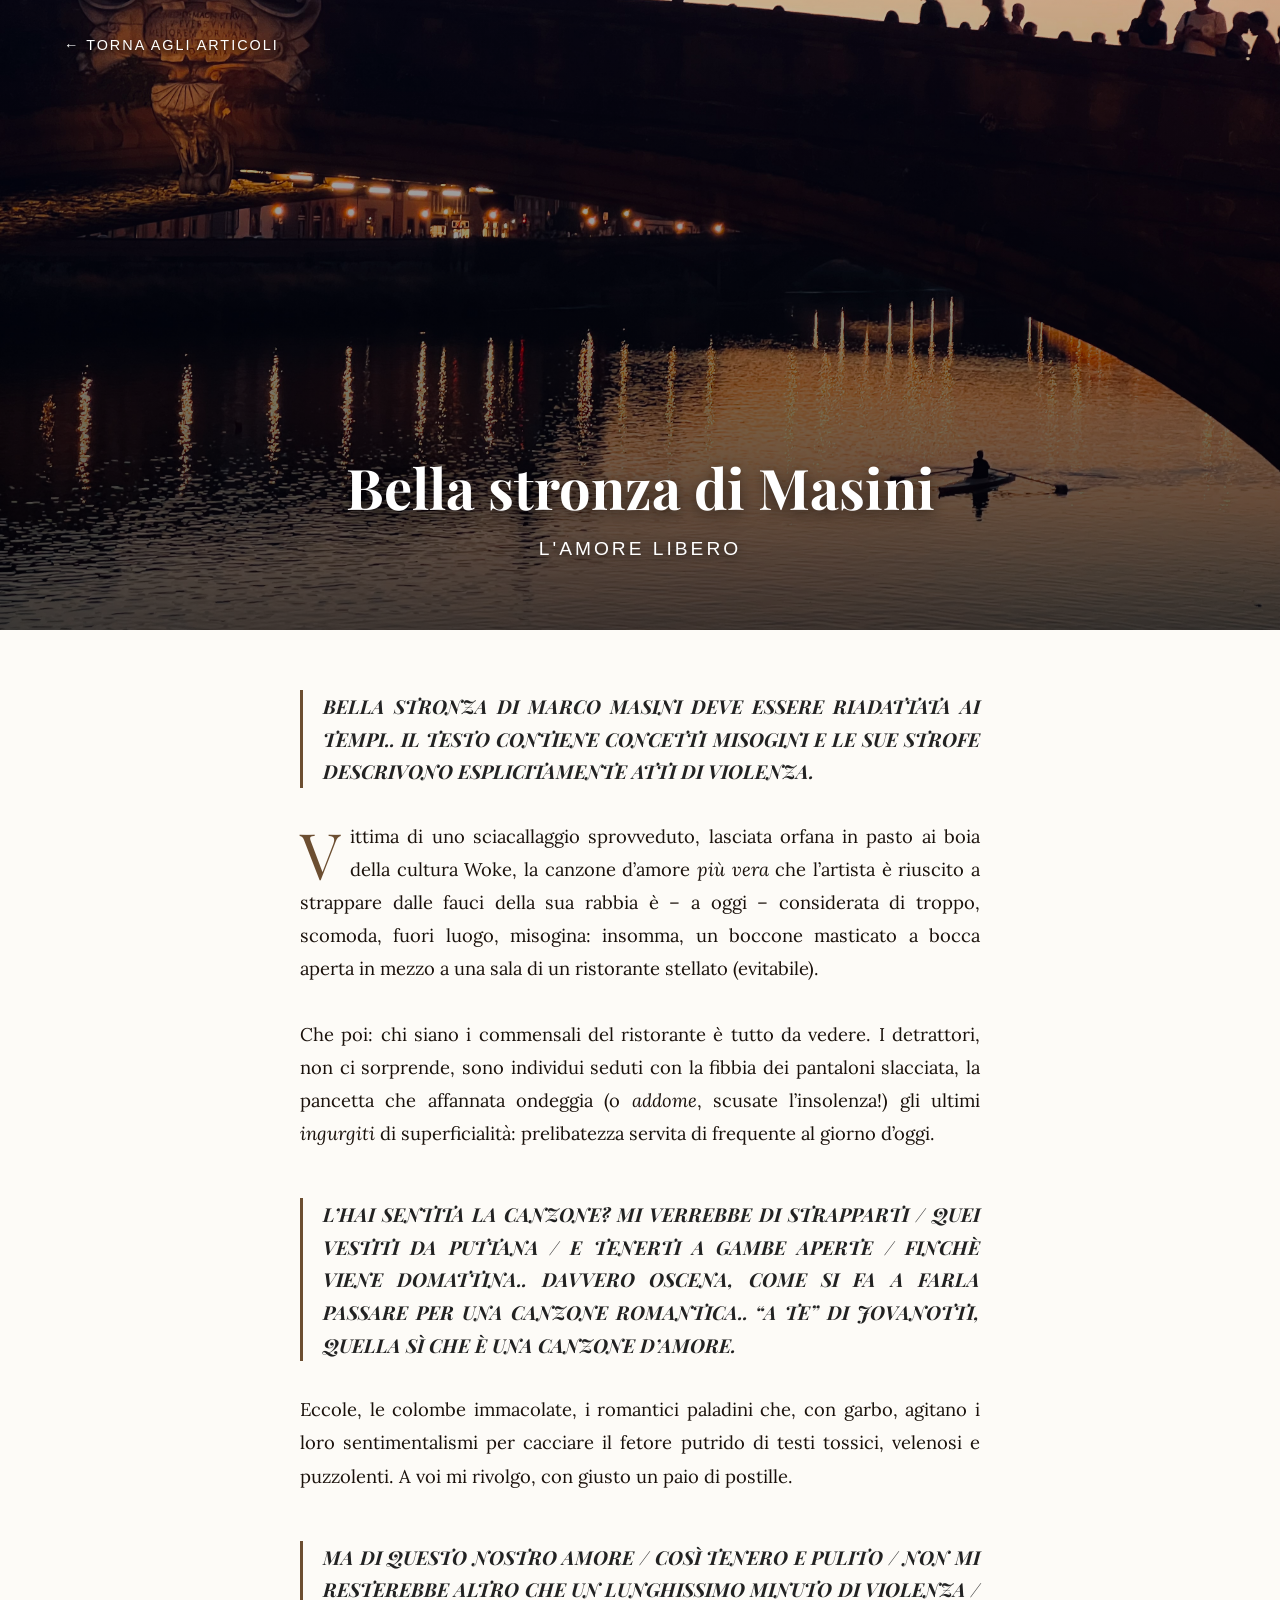
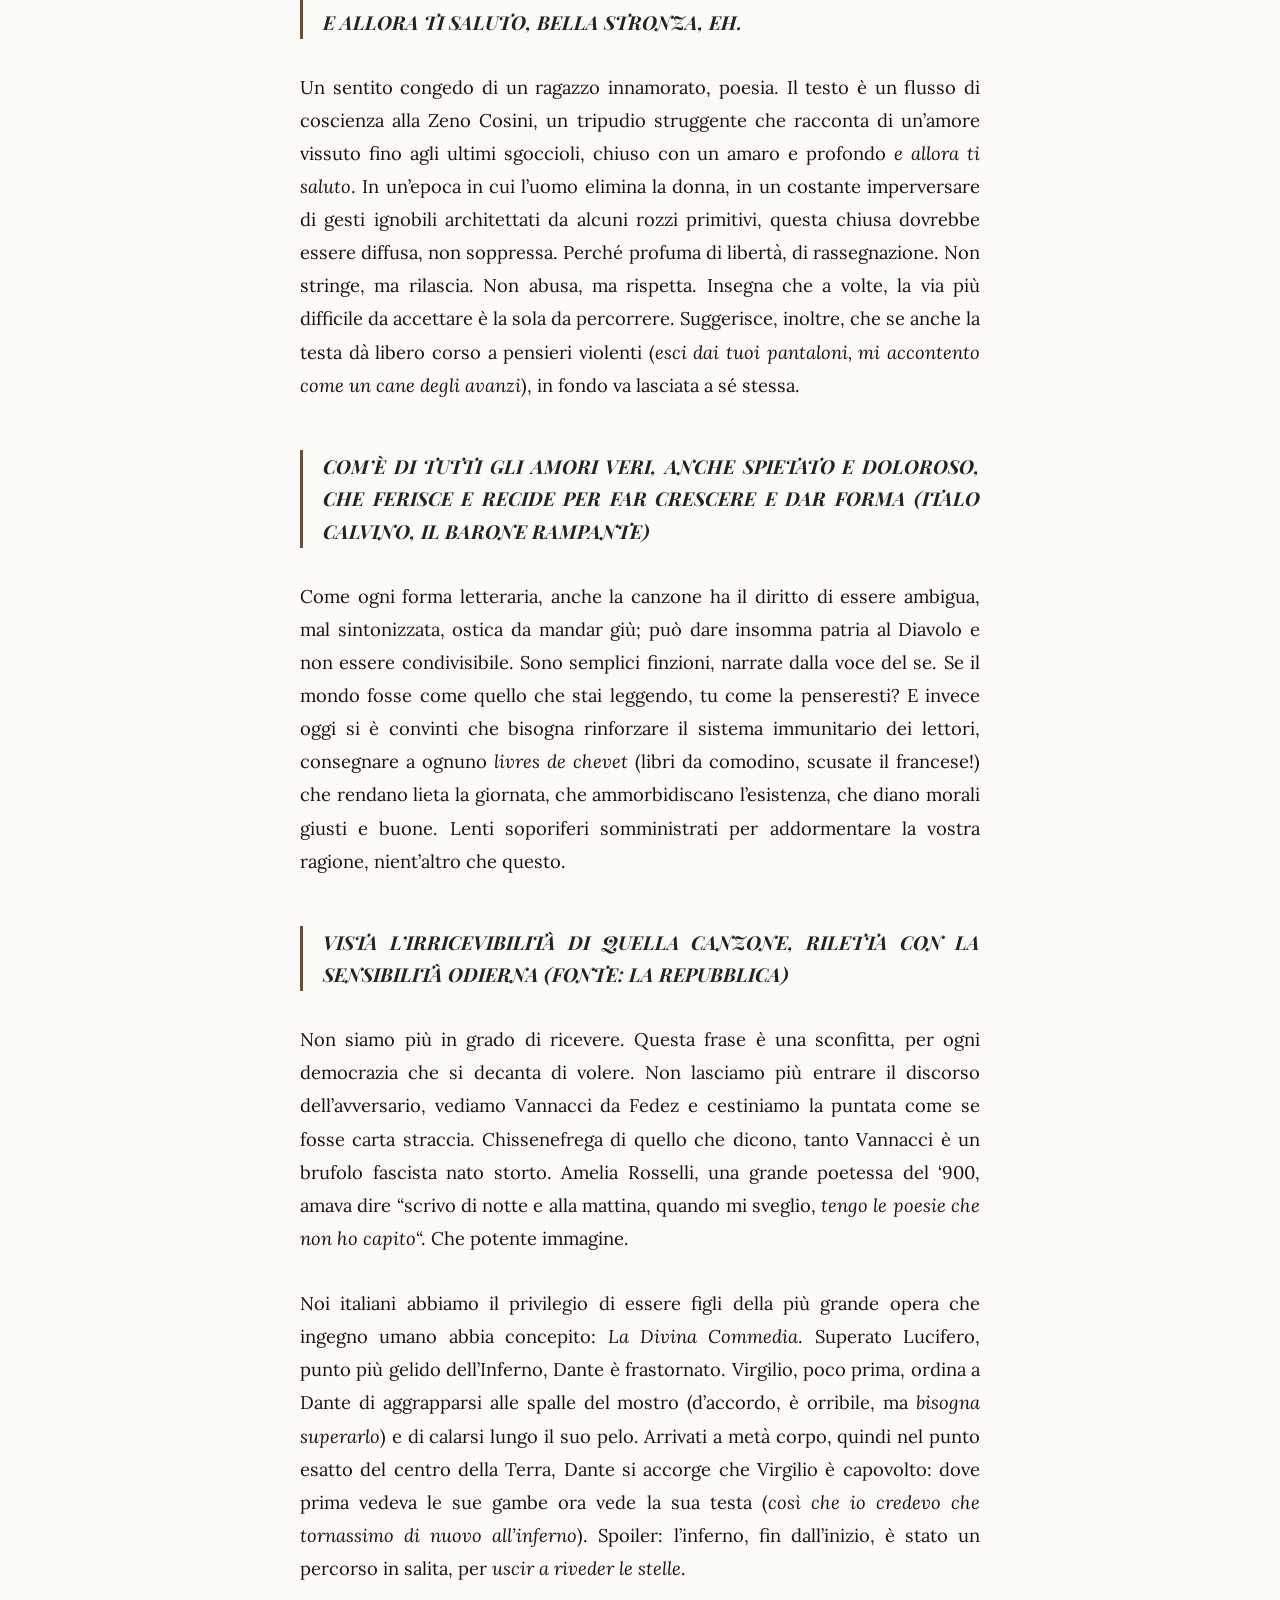
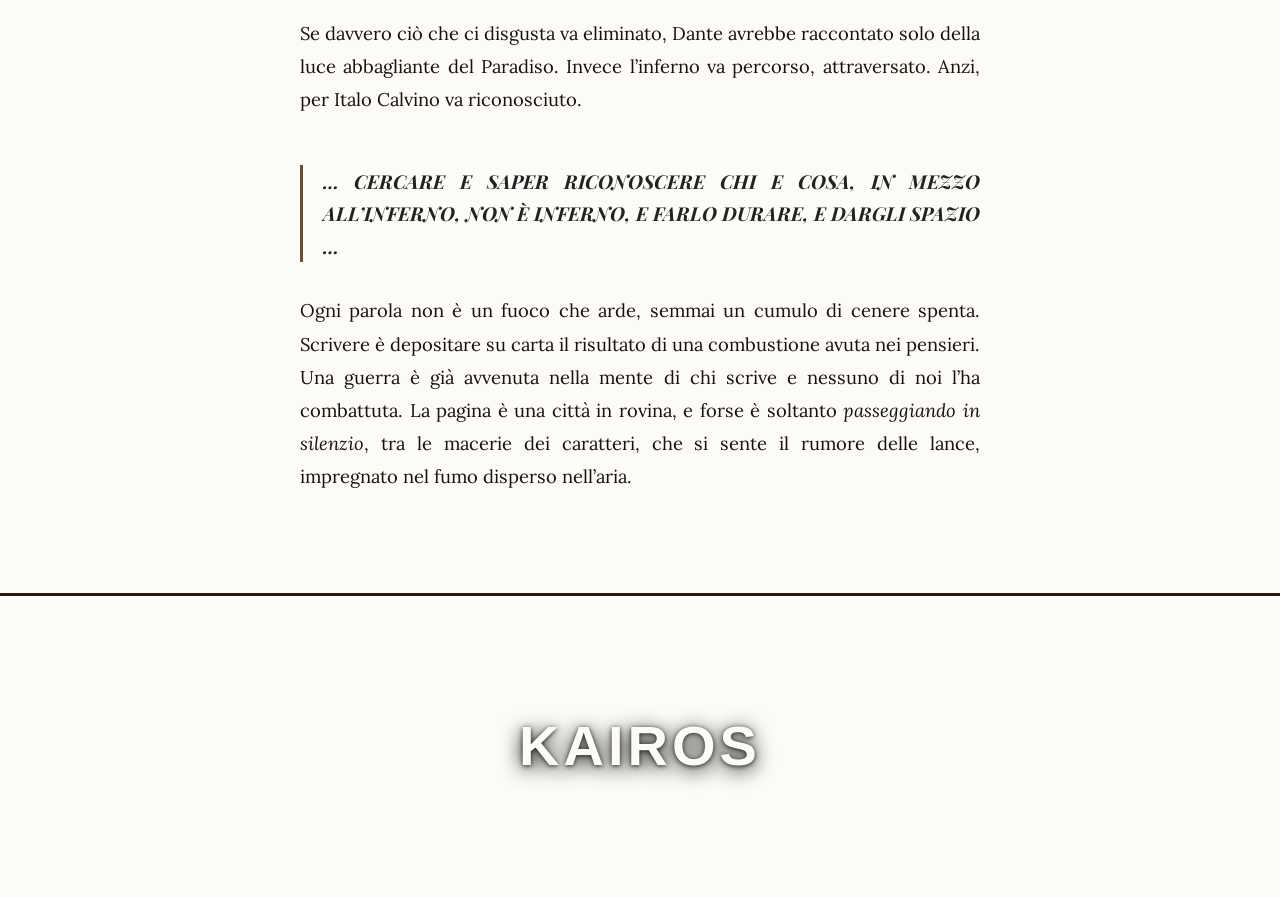
<file: masini.html>
<!DOCTYPE html>
<html lang="it">
<head>
    <meta charset="UTF-8">
    <meta name="viewport" content="width=device-width, initial-scale=1.0">
    <title>Bella stronza di Masini: l'amore libero - Kairos</title>
    <link href="https://fonts.googleapis.com/css2?family=Lora:ital,wght@0,400;0,500;1,400;1,700&family=Playfair+Display:ital,wght@0,400;0,700;1,400&display=swap" rel="stylesheet">
    
    <style>
        * { box-sizing: border-box; margin: 0; padding: 0; }
        
        :root {
            --bg-color: #fdfbf7;
            --text-color: #1a110b;
            --accent-color: #6c4e31;
            --font-heading: 'Playfair Display', serif;
            --font-body: 'Lora', Georgia, serif;
        }

        body {
            background-color: var(--bg-color);
            color: var(--text-color);
            font-family: var(--font-body);
            line-height: 1.8;
            -webkit-font-smoothing: antialiased;
            overflow-x: hidden;
        }

        .progress-container {
            position: fixed;
            top: 0;
            left: 0;
            width: 100%;
            height: 4px;
            background: transparent;
            z-index: 1000;
        }
        .progress-bar {
            height: 100%;
            background: var(--accent-color);
            width: 0%;
        }

        .top-nav {
            position: absolute;
            top: 30px;
            left: 5vw;
            z-index: 100;
        }
        .back-btn {
            font-family: 'Helvetica Neue', Helvetica, Arial, sans-serif;
            font-size: 0.9rem;
            color: #fff;
            text-transform: uppercase;
            letter-spacing: 2px;
            text-decoration: none;
            text-shadow: 0 2px 4px rgba(0,0,0,0.8);
            transition: opacity 0.3s;
        }
        .back-btn:hover { opacity: 0.7; }

        .hero {
            position: relative;
            width: 100%;
            height: 70vh; 
            background-color: #222;
        }
        .hero-image {
            width: 100%;
            height: 100%;
            background-image: linear-gradient(rgba(0,0,0,0.2), rgba(0,0,0,0.7)), url('FullSizeRender.jpeg'); 
            background-size: cover;
            background-position: center;
        }
        .hero-text {
            position: absolute;
            bottom: 10%;
            left: 50%;
            transform: translateX(-50%);
            width: 90%;
            max-width: 800px;
            text-align: center;
            color: #fff;
        }
        .hero-title {
            font-family: var(--font-heading);
            font-size: 3.5rem;
            line-height: 1.1;
            margin-bottom: 15px;
            text-shadow: 0 4px 15px rgba(0,0,0,0.6);
        }
        .hero-subtitle {
            font-family: 'Helvetica Neue', sans-serif;
            font-size: 1.2rem;
            letter-spacing: 3px;
            text-transform: uppercase;
            font-weight: 300;
            text-shadow: 0 2px 8px rgba(0,0,0,0.6);
        }

        .article-content {
            width: 90%;
            max-width: 680px; 
            margin: 60px auto 100px auto;
            font-size: 1.15rem;
        }

        .article-content p {
            margin-bottom: 2rem;
            text-align: justify;
        }

        .drop-cap {
            float: left;
            font-size: 4rem;
            line-height: 0.8;
            padding-top: 8px;
            padding-right: 10px;
            font-family: var(--font-heading);
            color: var(--accent-color);
        }

        .quote-block {
            border-left: 3px solid var(--accent-color);
            padding-left: 20px;
            margin: 3rem 0;
            font-style: italic;
            font-family: var(--font-heading);
            font-size: 1.2rem;
            color: #444;
            line-height: 1.7;
        }
        
        .quote-block strong {
            font-weight: 700;
            color: #222;
        }

        footer {
            text-align: center;
            padding: 100px 20px;
            border-top: 3px solid #2a1c10;
            background-image: url('FullSizeRender.jpeg');
            background-size: cover;
            background-position: center;
            background-attachment: fixed;
        }

        .home-link {
            font-family: 'Helvetica Neue', Helvetica, Arial, sans-serif;
            font-size: 3.5rem;
            font-weight: 800;
            color: #fdfbf7; 
            text-decoration: none;
            letter-spacing: 4px;
            transition: transform 0.3s ease;
            display: inline-block; 
            text-shadow: 0 4px 20px rgba(0,0,0,1), 0 1px 5px rgba(0,0,0,0.8);
        }
        .home-link:hover {
            transform: scale(1.05);
            color: #ccc;
        }

        @media (max-width: 750px) {
            .hero-title { font-size: 2.5rem; }
            .hero-subtitle { font-size: 1rem; }
            .article-content {
                width: 88%;
                font-size: 1.05rem;
                margin: 40px auto 60px auto;
            }
            .drop-cap { font-size: 3.5rem; }
            .quote-block { font-size: 1.1rem; margin: 2rem 0; }
            .home-link { font-size: 2.5rem; }
            .top-nav { top: 20px; left: 20px; }
            footer { padding: 80px 20px; }
        }
    </style>
</head>
<body>

    <div class="progress-container">
        <div class="progress-bar" id="myBar"></div>
    </div>

    <nav class="top-nav">
        <a href="articoli.html" class="back-btn">← Torna agli articoli</a>
    </nav>

    <header class="hero">
        <div class="hero-image"></div>
        <div class="hero-text">
            <h1 class="hero-title">Bella stronza di Masini</h1>
            <p class="hero-subtitle">L'amore libero</p>
        </div>
    </header>

    <main class="article-content">
        
        <p class="quote-block"><strong>BELLA STRONZA DI MARCO MASINI DEVE ESSERE RIADATTATA AI TEMPI.. IL TESTO CONTIENE CONCETTI MISOGINI E LE SUE STROFE DESCRIVONO ESPLICITAMENTE ATTI DI VIOLENZA.</strong></p>

        <p><span class="drop-cap">V</span>ittima di uno sciacallaggio sprovveduto, lasciata orfana in pasto ai boia della cultura Woke, la canzone d’amore <em>più vera</em> che l’artista è riuscito a strappare dalle fauci della sua rabbia è – a oggi – considerata di troppo, scomoda, fuori luogo, misogina: insomma, un boccone masticato a bocca aperta in mezzo a una sala di un ristorante stellato (evitabile).</p>
        
        <p>Che poi: chi siano i commensali del ristorante è tutto da vedere. I detrattori, non ci sorprende, sono individui seduti con la fibbia dei pantaloni slacciata, la pancetta che affannata ondeggia (o <em>addome</em>, scusate l’insolenza!) gli ultimi <em>ingurgiti</em> di superficialità: prelibatezza servita di frequente al giorno d’oggi.</p>

        <p class="quote-block"><strong>L’HAI SENTITA LA CANZONE? MI VERREBBE DI STRAPPARTI / QUEI VESTITI DA PUTTANA / E TENERTI A GAMBE APERTE / FINCHÈ VIENE DOMATTINA.. DAVVERO OSCENA, COME SI FA A FARLA PASSARE PER UNA CANZONE ROMANTICA.. “A TE” DI JOVANOTTI, QUELLA SÌ CHE È UNA CANZONE D’AMORE.</strong></p>

        <p>Eccole, le colombe immacolate, i romantici paladini che, con garbo, agitano i loro sentimentalismi per cacciare il fetore putrido di testi tossici, velenosi e puzzolenti. A voi mi rivolgo, con giusto un paio di postille.</p>

        <p class="quote-block"><strong>MA DI QUESTO NOSTRO AMORE / COSÌ TENERO E PULITO / NON MI RESTEREBBE ALTRO CHE UN LUNGHISSIMO MINUTO DI VIOLENZA / E ALLORA TI SALUTO, BELLA STRONZA, EH.</strong></p>

        <p>Un sentito congedo di un ragazzo innamorato, poesia. Il testo è un flusso di coscienza alla Zeno Cosini, un tripudio struggente che racconta di un’amore vissuto fino agli ultimi sgoccioli, chiuso con un amaro e profondo <em>e allora ti saluto</em>. In un’epoca in cui l’uomo elimina la donna, in un costante imperversare di gesti ignobili architettati da alcuni rozzi primitivi, questa chiusa dovrebbe essere diffusa, non soppressa. Perché profuma di libertà, di rassegnazione. Non stringe, ma rilascia. Non abusa, ma rispetta. Insegna che a volte, la via più difficile da accettare è la sola da percorrere. Suggerisce, inoltre, che se anche la testa dà libero corso a pensieri violenti (<em>esci dai tuoi pantaloni, mi accontento come un cane degli avanzi</em>), in fondo va lasciata a sé stessa.</p>

        <p class="quote-block"><strong>COM’È DI TUTTI GLI AMORI VERI, ANCHE SPIETATO E DOLOROSO, CHE FERISCE E RECIDE PER FAR CRESCERE E DAR FORMA (ITALO CALVINO, IL BARONE RAMPANTE)</strong></p>

        <p>Come ogni forma letteraria, anche la canzone ha il diritto di essere ambigua, mal sintonizzata, ostica da mandar giù; può dare insomma patria al Diavolo e non essere condivisibile. Sono semplici finzioni, narrate dalla voce del se. Se il mondo fosse come quello che stai leggendo, tu come la penseresti? E invece oggi si è convinti che bisogna rinforzare il sistema immunitario dei lettori, consegnare a ognuno <em>livres de chevet</em> (libri da comodino, scusate il francese!) che rendano lieta la giornata, che ammorbidiscano l’esistenza, che diano morali giusti e buone. Lenti soporiferi somministrati per addormentare la vostra ragione, nient’altro che questo.</p>

        <p class="quote-block"><strong>VISTA L’IRRICEVIBILITÀ DI QUELLA CANZONE, RILETTA CON LA SENSIBILITÀ ODIERNA (FONTE: LA REPUBBLICA)</strong></p>

        <p>Non siamo più in grado di ricevere. Questa frase è una sconfitta, per ogni democrazia che si decanta di volere. Non lasciamo più entrare il discorso dell’avversario, vediamo Vannacci da Fedez e cestiniamo la puntata come se fosse carta straccia. Chissenefrega di quello che dicono, tanto Vannacci è un brufolo fascista nato storto. Amelia Rosselli, una grande poetessa del ‘900, amava dire “scrivo di notte e alla mattina, quando mi sveglio, <em>tengo le poesie che non ho capito</em>“. Che potente immagine.</p>

        <p>Noi italiani abbiamo il privilegio di essere figli della più grande opera che ingegno umano abbia concepito: <em>La Divina Commedia</em>. Superato Lucifero, punto più gelido dell’Inferno, Dante è frastornato. Virgilio, poco prima, ordina a Dante di aggrapparsi alle spalle del mostro (d’accordo, è orribile, ma <em>bisogna superarlo</em>) e di calarsi lungo il suo pelo. Arrivati a metà corpo, quindi nel punto esatto del centro della Terra, Dante si accorge che Virgilio è capovolto: dove prima vedeva le sue gambe ora vede la sua testa (<em>così che io credevo che tornassimo di nuovo all’inferno</em>). Spoiler: l’inferno, fin dall’inizio, è stato un percorso in salita, per <em>uscir a riveder le stelle</em>.</p>

        <p>Se davvero ciò che ci disgusta va eliminato, Dante avrebbe raccontato solo della luce abbagliante del Paradiso. Invece l’inferno va percorso, attraversato. Anzi, per Italo Calvino va riconosciuto.</p>

        <p class="quote-block"><strong>… CERCARE E SAPER RICONOSCERE CHI E COSA, IN MEZZO ALL’INFERNO, NON È INFERNO, E FARLO DURARE, E DARGLI SPAZIO …</strong></p>

        <p>Ogni parola non è un fuoco che arde, semmai un cumulo di cenere spenta. Scrivere è depositare su carta il risultato di una combustione avuta nei pensieri. Una guerra è già avvenuta nella mente di chi scrive e nessuno di noi l’ha combattuta. La pagina è una città in rovina, e forse è soltanto <em>passeggiando in silenzio</em>, tra le macerie dei caratteri, che si sente il rumore delle lance, impregnato nel fumo disperso nell’aria.</p>

    </main>

    <footer>
        <a href="index.html" class="home-link">KAIROS</a>
    </footer>

    <script>
        window.onscroll = function() { updateProgressBar() };

        function updateProgressBar() {
            var winScroll = document.body.scrollTop || document.documentElement.scrollTop;
            var height = document.documentElement.scrollHeight - document.documentElement.clientHeight;
            var scrolled = (winScroll / height) * 100;
            document.getElementById("myBar").style.width = scrolled + "%";
        }
    </script>
</body>
</html>
</file>
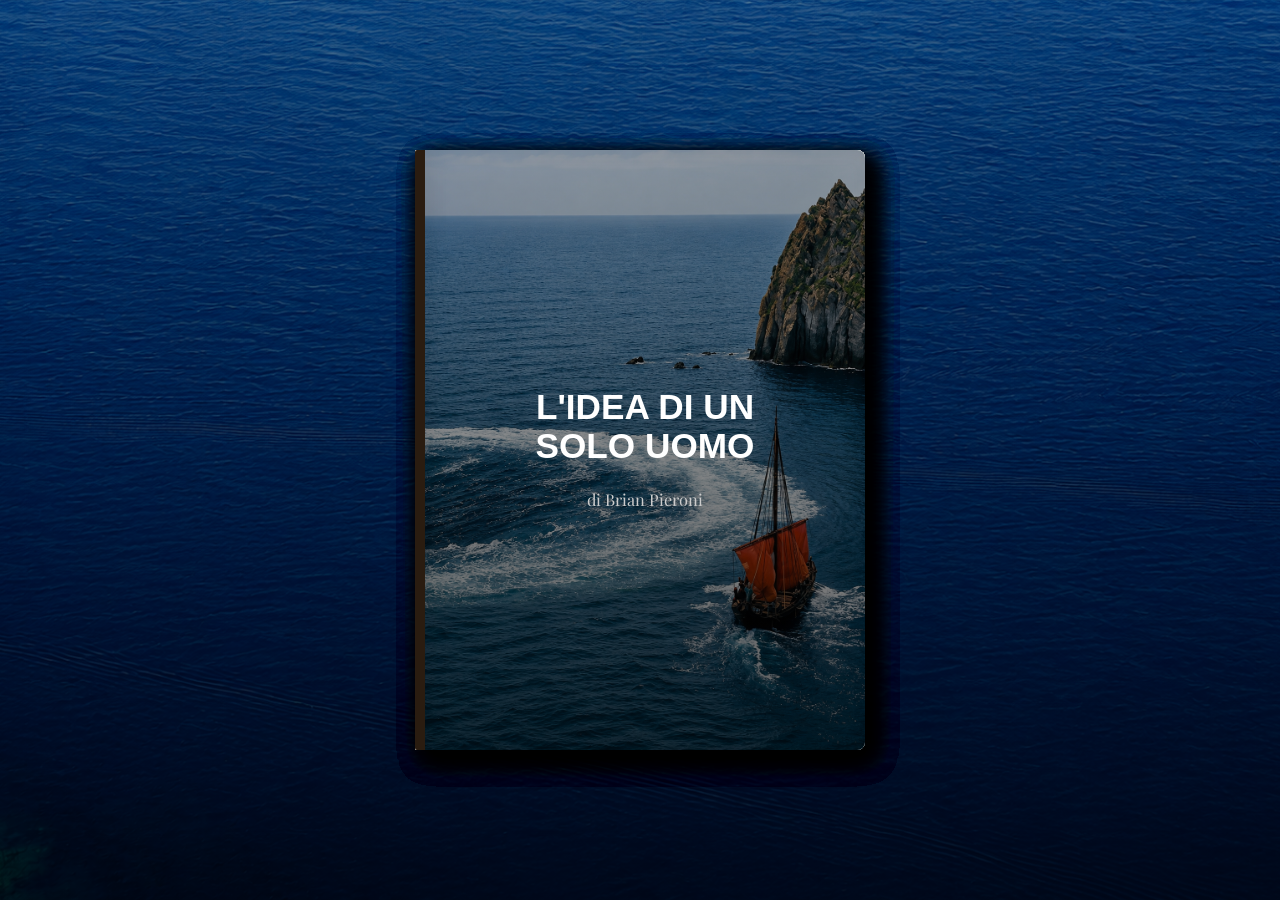
<file: pagina-articolo.html>
<!DOCTYPE html>
<html lang="it">
<head>
    <meta charset="UTF-8">
    <meta name="viewport" content="width=device-width, initial-scale=1.0">
    <title>Lettura - Kairos</title>
    <link href="https://fonts.googleapis.com/css2?family=Lora:ital,wght@0,400;0,500;1,400;1,700&family=Playfair+Display:ital,wght@0,400;0,700;1,400&display=swap" rel="stylesheet">
    
    <style>
        * { box-sizing: border-box; margin: 0; padding: 0; }
        
        body {
            height: 100vh;
            display: flex;
            justify-content: center;
            align-items: center;
            background-image: linear-gradient(rgba(0,0,0,0.4), rgba(0,0,0,0.8)), url('5B1D9667-1FB9-41FD-B309-796DBCABF7B3.png');
            background-size: cover;
            background-position: center;
            font-family: 'Playfair Display', serif;
            overflow: hidden; 
        }
        
        /* =========================================
           STILI DESKTOP E IPAD (Libro 3D)
           ========================================= */
        .book {
            position: relative;
            width: 900px; 
            height: 600px; 
            perspective: 2000px; 
            transition: transform 0.6s cubic-bezier(0.645, 0.045, 0.355, 1);
            transform: translateX(-25%);
        }
        
        .book.open { transform: translateX(0); }
        
        .paper {
            position: absolute;
            width: 50%; 
            height: 100%;
            top: 0; right: 0; 
            transform-style: preserve-3d;
            -webkit-transform-style: preserve-3d; 
            transform-origin: left center; 
            transition: transform 0.8s cubic-bezier(0.645, 0.045, 0.355, 1); 
        }
        
        /* Gabbia tipografica blindata contro l'overflow */
        .front, .back {
            position: absolute;
            width: 100%;
            height: 100%;
            top: 0; left: 0;
            backface-visibility: hidden; 
            -webkit-backface-visibility: hidden; 
            background-color: #fdfbf7; 
            padding: 40px 35px; 
            overflow: hidden; 
            box-shadow: inset 5px 0 20px rgba(0,0,0,0.08), 8px 10px 25px rgba(0,0,0,0.4); 
            border-radius: 2px 8px 8px 2px;
        }

        .front { pointer-events: auto; }
        .back { pointer-events: none; }
        .flipped .front { pointer-events: none; }
        .flipped .back { pointer-events: auto; }
        
        .back { 
            transform: rotateY(180deg); 
            -webkit-transform: rotateY(180deg);
            border-radius: 8px 2px 2px 8px; 
            box-shadow: inset -5px 0 20px rgba(0,0,0,0.08), -8px 10px 25px rgba(0,0,0,0.4);
        }
        
        .flipped { 
            transform: rotateY(-180deg); 
            -webkit-transform: rotateY(-180deg);
        }
        
        .cover-front { 
            background-image: linear-gradient(rgba(0,0,0,0.3), rgba(0,0,0,0.6)), url('8C77115A-5A6C-4213-9BA8-5F8C6F8B90FF.png');
            background-size: cover;
            background-position: center;
            color: white; 
            display: flex; 
            flex-direction: column; 
            justify-content: center; 
            align-items: center; 
            text-align: center;
            border-left: 10px solid #2a1c10; 
        }

        .cover-back { 
            background-image: linear-gradient(rgba(0,0,0,0.3), rgba(0,0,0,0.6)), url('8C77115A-5A6C-4213-9BA8-5F8C6F8B90FF.png');
            background-size: cover;
            background-position: center;
            border-right: 10px solid #2a1c10; 
            display: flex;
            justify-content: center;
            align-items: center;
            flex-direction: column;
            padding: 40px;
        }

        .home-link {
            font-family: 'Helvetica Neue', Helvetica, Arial, sans-serif;
            font-size: 4rem;
            font-weight: 800;
            color: #ffffff;
            text-decoration: none;
            letter-spacing: 2px;
            position: relative;
            z-index: 100000;
            text-shadow: 0 4px 15px rgba(0,0,0,0.9);
            transition: transform 0.3s ease;
            display: inline-block; 
            transform: translateZ(30px); 
            cursor: pointer;
            margin-top: 50px;
        }
        
        .home-link:hover {
            transform: scale(1.05) translateZ(30px); 
        }
        
        h1 { font-size: 2.2rem; margin-bottom: 20px; line-height: 1.1; font-family: 'Helvetica Neue', Arial, sans-serif;}
        
        /* Font calcolato matematicamente: riempie le pagine senza sforare o tagliare */
        p { 
            font-family: 'Lora', Georgia, serif;
            font-size: 1.02rem; 
            line-height: 1.6; 
            margin-bottom: 14px; 
            color: #222; 
            text-align: justify; 
            text-justify: inter-word;
            -webkit-hyphens: auto;
            -ms-hyphens: auto;
            hyphens: auto;
        }

        .drop-cap {
            float: left;
            font-size: 3.5rem;
            line-height: 0.8;
            padding-top: 4px;
            padding-right: 8px;
            font-family: 'Playfair Display', serif;
            color: #1a110b;
        }

        .quote-block {
            border-left: 3px solid #6c4e31;
            padding-left: 15px;
            margin: 16px 0;
            font-style: italic;
            color: #444;
            font-size: 0.98rem;
        }
        
        .click-right, .click-left { 
            position: absolute; 
            top: 0; left: 0;
            width: 100%; 
            height: 100%; 
            cursor: pointer; 
            z-index: 100; 
        }
        
        /* Livelli Z-Index per gli 11 Fogli = 20 Pagine + Copertine (NIENTE SPAZI VUOTI) */
        #p1 { z-index: 11; }
        #p2 { z-index: 10; }
        #p3 { z-index: 9; }
        #p4 { z-index: 8; }
        #p5 { z-index: 7; }
        #p6 { z-index: 6; }
        #p7 { z-index: 5; }
        #p8 { z-index: 4; }
        #p9 { z-index: 3; }
        #p10 { z-index: 2; }
        #p11 { z-index: 1; }

        .mobile-nav { display: none; }

        /* =========================================
           ADATTAMENTO SMARTPHONE CON SCORRIMENTO ATTIVO
           ========================================= */
        @media (max-width: 950px) {
            .book { transform: translateX(-25%) scale(0.80); }
            .book.open { transform: translateX(0) scale(0.80); }
        }
        
        @media (max-width: 750px) {
            .book { 
                width: 100vw; 
                height: 100vh; 
                transform: none !important; 
                perspective: none;
            }
            .paper { 
                width: 100vw; 
                height: 100vh; 
                transform: none !important; 
                transition: none; 
            }
            
            /* overflow-y abilitato e padding aumentato per garantire che nulla sia nascosto */
            .front, .back { 
                width: 100vw; 
                height: 100dvh; 
                padding: 35px 25px 150px 25px !important; 
                border-radius: 0 !important; 
                border: none !important; 
                box-shadow: none !important; 
                transform: none !important; 
                position: absolute; 
                top: 0; left: 0; 
                opacity: 0; 
                pointer-events: none;
                transition: opacity 0.5s ease; 
                overflow-y: auto !important; 
                overflow-x: hidden;
            }
            
            .front::-webkit-scrollbar, .back::-webkit-scrollbar { width: 4px; }
            .front::-webkit-scrollbar-thumb, .back::-webkit-scrollbar-thumb { background-color: rgba(0,0,0,0.2); border-radius: 4px; }
            
            .mobile-active {
                opacity: 1 !important;
                z-index: 100;
                pointer-events: auto !important; 
            }

            .mobile-nav {
                display: block;
                position: fixed;
                top: 0;
                height: 100vh;
                width: 20vw; 
                z-index: 9999;
                -webkit-tap-highlight-color: transparent; 
            }
            .mobile-nav.left { left: 0; }
            .mobile-nav.right { right: 0; }
            .click-right, .click-left { display: none !important; } 

            h1 { font-size: 2.8rem; }
            p { font-size: 1rem; line-height: 1.6; }
            
            .home-link { 
                font-size: 3.2rem; 
                transform: none !important; 
                padding: 20px; 
                pointer-events: auto !important;
            }
        }
    </style>
</head>
<body>

    <div class="mobile-nav left" onclick="goPrev()"></div>
    <div class="mobile-nav right" onclick="goNext()"></div>

    <div class="book" id="book-container">
        
        <!-- FOGLIO 1 -->
        <div class="paper" id="p1">
            <div class="front cover-front">
                <h1>L'IDEA DI UN<br>SOLO UOMO</h1>
                <p style="color: #ccc; text-align: center; font-family: 'Playfair Display', serif; margin-bottom: 0;">di Brian Pieroni</p>
                <div class="click-right" onclick="goNext()"></div>
            </div>
            
            <!-- PAGINA 1 -->
            <div class="back">
                <p><span class="drop-cap">L</span>’Iliade è una lunga cronistoria di bottini depredati, ritorsioni atroci e istinti animaleschi. L’Odissea, lo spirito vuoto di un eroe in cui il vento ha infuso l'anima del mare. Affascina pensare che il nesso che le tiene unite sia valido ancora oggi: la sete di possesso (Iliade) può estinguersi solo lungo le ramificazioni di un viaggio, intrapreso per ritornare a casa (Odissea).</p>
                <p>I primi sentori che l'una sia la soluzione dell'altra affiorano a partire dai rispettivi proemi. Dove l'Iliade identifica il soggetto (<em>Canta, o dea, l'ira di Achille figlio di Peleo</em>), l'Odissea lo nasconde:</p>
                <div class="click-left" onclick="goPrev()"></div>
            </div>
        </div>

        <!-- FOGLIO 2 -->
        <div class="paper" id="p2">
            <!-- PAGINA 2 -->
            <div class="front">
                <p class="quote-block" style="text-align: center; font-style: normal;"><strong>Ἄνδρα</strong> (l'uomo) μοι (a me) ἔννεπε (narra), Μοῦσα (o Musa), <strong>πολύτροπον</strong> (dalle molte vie)</p>
                <p>Di chi si parla? Chi è costui dalle molte vie? Nessuna menzione, eppure dentro una capsula narrativa pulsa la trama di un poema. Perchè qui c'è tutto, anche se manca il nome. C'è la densità di un percorso dalle mille svolte, dagli indistinti confini; le mille miglia in un passo.</p>
                <p>Soprattutto, si afferma un principio radicale: <strong>l'esperienza precede l'identità</strong>. Là l'ira di Achille, statica e granitica, qui le molte vie di un uomo, mutevoli e infinite.</p>
                <div class="click-right" onclick="goNext()"></div>
            </div>
            
            <!-- PAGINA 3 -->
            <div class="back">
                <p>L'epiteto che sprigiona la forza dell'immaginazione è <strong>πολύτροπον</strong> (<em>polytropon</em>): l'unione di <em>poly</em> (molto) e <em>tropos</em> (dal <em>gr. trepo</em>: voltare, curvare, svoltare, <strong>cambiare direzione</strong>).</p>
                <p class="quote-block"><em>Questa dimensione del <strong>lasciarsi portare</strong> è parte fondamentale del suo <strong>cercare a sè la vita</strong>. Non si cerca a sè la vita con la barra dritta. E fa male. Odisseo piange molto, non una lacrima passeggera: spesse volte è ritratto come sofferente, afflitto.</em> (Simone Regazzoni)</p>
                <p>L’Odissea segue le vicende di una persona metamorfica, camaleontica, che non cerca dentro di sé cosa si vuole dalla vita (introspezione), né cerca per sé un posto nella vita (ambizione). <strong>Attira la vita verso di sé, la fa convergere su di sé assecondando il contesto.</strong></p>
                <div class="click-left" onclick="goPrev()"></div>
            </div>
        </div>

        <!-- FOGLIO 3 -->
        <div class="paper" id="p3">
            <!-- PAGINA 4 -->
            <div class="front">
                <p class="quote-block"><em>[…] uno dei tratti distintivi della sua personalità è proprio la <strong>capacità di sopportare le sventure</strong>, di accettare stoicamente tutte le situazioni, anche le più difficili, e di fare fronte alle avversità con tenacia, senza tuttavia arrendersi all’inazione.</em><br><br>(P. Giammellaro, <em>POLYMETIS, Le molte intelligenze di Odisseo</em>)</p>
                <p><strong><em>Polytlas</em></strong> è anche detto, cioè <strong><em>colui che molto sopporta</em></strong>, al contrario dalla sua nemesi Achille. L’Iliade, infatti, comincia nel bel mezzo di una contesa scattata per una lite di proprietà.</p>
                <div class="click-right" onclick="goNext()"></div>
            </div>
            
            <!-- PAGINA 5 -->
            <div class="back">
                <p>Agamennone furibondo comanda ai suoi scudieri di prelevare dalla tenda di Achille il suo premio - una donna, Briseide - per l’oltraggiosa indisponenza avuta al suo cospetto. Una volta subiti gli ordini del suo re, Achille conturbato rimane <em>adirato nel cuore per la donna dalla bella cintura che, con la forza, gli avevano tolto a dispetto.</em> E così l’ira di Achille per tutta l’Iliade resta tesa e indomabile come un urlo di guerra.</p>
                <p><strong>Se un uomo sapesse vuotare sé stesso nel proprio cammino nel mondo</strong> - si chiede a un certo punto Zhuang Zi - <strong>chi potrebbe più nuocergli?</strong></p>
                <div class="click-left" onclick="goPrev()"></div>
            </div>
        </div>

        <!-- FOGLIO 4 -->
        <div class="paper" id="p4">
            <!-- PAGINA 6 -->
            <div class="front">
                <p>In un brano contenuto in <em>Acque d’autunno</em> e intitolato <em>Il viaggio al regno della virtù</em>, Zhuang Zi tramanda di un uomo che attraversa un fiume in barca. Se una barca vuota lo urta, per quanto collerico, non si adira; tuttavia se in quella barca c'è qualcuno, grida fino a imprecare all’offesa. La differenza non sta nell'urto, identico in entrambi i casi: sta nel fatto che nel secondo caso <em>c'è qualcuno</em> che ti è venuto addosso.</p>
                <p>All’alba del poema, Agamennone e Achille sono due barche piene; cariche di onore da difendere, di premi da rivendicare, gonfie di un "sè" infettato dall'angoscia del dominio.</p>
                <div class="click-right" onclick="goNext()"></div>
            </div>
            
            <!-- PAGINA 7 -->
            <div class="back">
                <p>La furia s’infiamma a seguito di questo stato, nell'istante in cui ambedue percepiscono un'intenzione ostile dell’altro, un'invasione del proprio spazio.</p>
                <p>Non è un caso allora che nel <strong>poema del divenire</strong>, aggrappato ai resti di una zattera, <strong>Odisseo diventi naufrago</strong>. Naufragio deriva dal latino <em>naufragium</em>, un termine composto da <em>nàvis</em> (nave) e <em>fragium</em> (dal tema di <em>fràngere</em>, rompere). In sintesi, un naufrago è colui che ha <strong>perduto la nave</strong>.</p>
                <p>Lasciato in balia del Mediterraneo, Odisseo si ritrova senza più una barca da difendere, senza nulla da reclamare.</p>
                <div class="click-left" onclick="goPrev()"></div>
            </div>
        </div>

        <!-- FOGLIO 5 -->
        <div class="paper" id="p5">
            <!-- PAGINA 8 -->
            <div class="front">
                <p>Ha perso quel tutto in cui prima s’identificava. Come osserva Giovanni Bottiroli - nel suo saggio <em>L’identità esiste soltanto nei suoi modi</em> - l'inganno supremo della nostra mente è la <strong>concezione proprietaria del sé</strong>: Io esisto in quanto posseggo un lavoro, una relazione, un credo religioso, una opinione politica e il segno di alcuni traumi.</p>
                <p>Insomma, la sensazione che <strong>l'identità si realizzi attraverso il riconoscimento di ciò che ci appartiene</strong>. Ma il protagonista dell’Odissea a un certo punto - nell’antro di Polifemo - si è fatto <em>Nessuno</em>.</p>
                <div class="click-right" onclick="goNext()"></div>
            </div>
            
            <!-- PAGINA 9 -->
            <div class="back">
                <p>Ora, la parola greca per “nessuno”, o “non uno”, è <strong><em>outis</em></strong>: “<em>ou</em>” significa “non”, mentre “<em>tis</em>” è il pronome indefinito, “uno”. Affermando di “non essere uno”, Odisseo scompare dai radar della coincidenza con se stesso, svalicando nel territorio inafferrabile della molteplicità.</p>
                <p>Può sembrare un paradosso astratto, eppure è la scissione che governa <strong>la nostra stessa mente, perennemente divisa tra due regimi</strong>. Da una parte, subiamo l<strong>a logica rigida della separazione</strong>: un pensiero razionale ossessionato dal possesso, che seziona il mondo in categorie stagne, non tollera contraddizioni e finisce per incatenarci in identità fisse e stereotipate. È la <strong>prigione dell'Uno</strong>, la barca piena di Agamennone.</p>
                <div class="click-left" onclick="goPrev()"></div>
            </div>
        </div>

        <!-- FOGLIO 6 -->
        <div class="paper" id="p6">
            <!-- PAGINA 10 -->
            <div class="front">
                <p>Dall'altra parte, abita in noi una logica fluida e congiuntiva: un paesaggio interiore – che potremmo chiamare <strong>inconscio</strong> – fatto di legami ininterrotti, di associazioni libere e di forme in perenne mutamento. Un territorio invisibile, sconfinato e vivo, di cui la nostra frazione razionale è solo una minuscola e spaventata provincia cosciente.</p>
                <p>Appurato ciò, siamo stati abituati a leggere l'Odissea con una compiacenza borghese. Ci consoliamo con l'idea che, per quanto il mondo là fuori possa essere spietato e multiforme, esista sempre un baricentro, un’Itaca, un perimetro di pietra in cui l'Io possa finalmente tornare a coincidere con se stesso, riprendendo possesso dei propri averi e della propria identità.</p>
                <div class="click-right" onclick="goNext()"></div>
            </div>
            
            <!-- PAGINA 11 -->
            <div class="back">
                <p>Ma se c’è un limite che condanna la nostra mente alla paralisi, è la fissità. <strong>Nelle nostre architetture razionali</strong>, un oggetto serve a uno scopo e a uno soltanto; <strong>un’idea esclude categoricamente il suo opposto</strong>. Immobili tra le nostre certezze, siamo incapaci di scorgere le funzioni latenti delle cose.</p>
                <p>Eppure, la vera saggezza si annida proprio <strong>nell'uso transitorio e strumentale del quotidiano</strong>, come insegna il saggio taoista Zhuangzi ricorrendo alla più umile delle immagini: «<em>Lo scopo del calappio è il coniglio, ottenuto il coniglio, riponi il calappio. Scopo della nassa è il pesce, ottenuto il pesce, riponi la nassa. Scopo delle parole è l'idea, ottenuta l'idea, riponi le parole</em>».</p>
                <div class="click-left" onclick="goPrev()"></div>
            </div>
        </div>

        <!-- FOGLIO 7 -->
        <div class="paper" id="p7">
            <!-- PAGINA 12 -->
            <div class="front">
                <p>Finora non si è citato forse il più riconosciuto elemento che contraddistingue Odisseo: la sua <em>metis</em>, l'intelligenza pratica. La <em>metis</em> agisce secondo questa esatta economia: <strong>usa la forma, il nome o la maschera finché servono</strong>, per poi scartarli senza farsi mai possedere da essi.</p>
                <p>Occorre però definire la flessibilità con l'esattezza logica che le spetta: essa è, a tutti gli effetti, una <em>proprietà disposizionale</em>. Ad esempio, la <strong>fragilità non è una proprietà che il vetro possiede</strong> indipendentemente dalle circostanze in cui effettivamente si manifesta, <strong>bensì la disposizione a rompersi</strong> in determinate circostanze.</p>
                <div class="click-right" onclick="goNext()"></div>
            </div>
            
            <!-- PAGINA 13 -->
            <div class="back">
                <p>Non vuol dire trovarsi passivamente in un certo stato, o subire l'inerzia di un cambiamento caotico; significa invece <strong>possedere in potenza la capacità</strong> — o persino l'imperativo — <strong>di assumere un determinato stato</strong> qualora si realizzi una precisa condizione nel mondo esterno. È una tensione invisibile tenuta in serbo, <strong>un catalogo di possibilità quiescienti che attendono l'urto della realtà per uscire</strong>.</p>
                <p>Dotato di questa proprietà, lo sguardo di Odisseo di fronte a un palo d'ulivo arroventato non vede più la naturalezza di un ramo, ma ne coglie la disposizione intrinseca a farsi arma; in un vello di pecora non scorge un animale, bensì la matrice esatta di un nascondiglio.</p>
                <div class="click-left" onclick="goPrev()"></div>
            </div>
        </div>

        <!-- FOGLIO 8 -->
        <div class="paper" id="p8">
            <!-- PAGINA 14 -->
            <div class="front">
                <p class="quote-block"><em>…chi siamo noi, chi è ciascuno di noi se non una combinatoria d'esperienze, d'informazioni, di letture, d'immaginazioni? Ogni vita è un'enciclopedia, una biblioteca, un inventario d'oggetti, un campionario di stili, dove <strong>tutto può essere continuamente rimescolato e riordinato in tutti i modi possibili</strong>.</em><br><br>(Italo Calvino, <em>Molteplicità</em> in <em>Lezioni Americane</em>)</p>
                <p>A questo punto, con la presa salda al timone, proviamo a navigare sull’onda di un’altra frequenza. Ogni giorno, in qualunque ambito, <strong>noi crediamo di subire il crollo del nostro mondo, quando invece ne siamo l’innesco</strong>. Nolan porta a galla questo meccanismo contorto.</p>
                <div class="click-right" onclick="goNext()"></div>
            </div>
            
            <!-- PAGINA 15 -->
            <div class="back">
                <p>Nel momento esatto in cui progetta il Cavallo di Troia, l'Ego cosciente di Odisseo si illude di aver forgiato la chiave per il rimpatrio; il suo inconscio, invece, ha calcolato l'esatta traiettoria per incenerirlo. Profanando il confine del sacro e mutando un dono in un'arma di sterminio, la <em>metis</em> di Odisseo brucia i tradizionali costumi di un patrimonio antico, e con esse le fondamenta stesse di Itaca.</p>
                <p class="quote-block"><em>Abbiamo lasciato loro un dono, un’offerta di pace, che hanno portato dentro le loro mura. Abbiamo violato tutto quello che è sempre stato sacro, tra tutti i popoli. E trasformato una battaglia, in una caccia. Bruciare le mura di Troia, è stato bruciare il mondo intero, compresa la tua casa.</em></p>
                <div class="click-left" onclick="goPrev()"></div>
            </div>
        </div>

        <!-- FOGLIO 9 -->
        <div class="paper" id="p9">
            <!-- PAGINA 16 -->
            <div class="front">
                <p>Odisseo inconsciamente manda in fumo il suo focolare domestico, l’unico perimetro entro il quale la sua identità coincideva con se stessa. Sotto questa luce, la confessione estorta dal silenzio delle Sirene nella pellicola di Nolan assume i contorni di una rivelazione.</p>
                <p class="quote-block"><em>Te l'ho detto, quello che vuoi di più è quello che meno puoi avere; e quello che meno puoi avere, è quello che avevi già, e che hai perso. Era il canto di tutte le promesse che non ho mantenuto. E che mi ha detto che non voglio tornare a casa veramente.</em><br>(The Odyssey, Cristopher Nolan)</p>
                <div class="click-right" onclick="goNext()"></div>
            </div>
            
            <!-- PAGINA 17 -->
            <div class="back">
                <p><strong>C’è un discorso che procede senza di noi</strong>. Quel <em>«non voglio tornare a casa veramente»</em> è un freddo referto che Odisseo non sente dalle Sirene. Le Sirene non articolano nessun discorso, non parlano. Hanno teso però - come intuì Kafka - una trappola molto più spietata: il silenzio.</p>
                <p>Odisseo, stretto all'albero maestro, nella speranza di udire una verità dal mondo esterno assume una postura di massima ricezione. E a fargli visita in questa posizione <strong>è una conversazione del suo inconscio portata a compimento.</strong></p>
                <div class="click-left" onclick="goPrev()"></div>
            </div>
        </div>

        <!-- FOGLIO 10 -->
        <div class="paper" id="p10">
            <!-- PAGINA 18 -->
            <div class="front">
                <p>Per comprendere l'esattezza di questa meccanica, occorre osservare come <strong>in ciascuno di noi scorrano</strong>, paralleli e inseparabili, <strong>il binario del possibile e il binario dell'escluso</strong>. Per tracciare una rotta all'interno delle innumerevoli variabili del reale, l'Ego ha bisogno di un pretesto, necessita di un'Itaca da raggiungere.</p>
                <p>Per muoversi lungo la linea del possibile, <strong>ogni singola azione esige una rinuncia</strong>. Scegliere significa sempre perdere un'alternativa. Noi ci muoviamo convinti che l'opzione scartata svanisca nel nulla, liquidata come uno scarto di calcolo funzionale all'avanzamento.</p>
                <div class="click-right" onclick="goNext()"></div>
            </div>
            
            <!-- PAGINA 19 -->
            <div class="back">
                <p>Non è così. <strong>Le nostre esclusioni</strong> possiedono una gravità occulta. Non evaporano: sedimentano, si intrecciano e <strong>formano una sintassi autonoma</strong>. Sotto la soglia dell'attenzione, la moltitudine di ciò che abbiamo respinto inizia a dialogare. Tesse un discorso parallelo che evolve a nostra totale insaputa.</p>
                <p>Quando il rumore del mondo improvvisamente viene meno — nella solitudine di noi stessi — <strong>possiamo intercettare il mormorio fantasma di queste rinunce</strong>, trovando una sintesi perfetta a cui il nostro Ego non ha mai partecipato.</p>
                <div class="click-left" onclick="goPrev()"></div>
            </div>
        </div>

        <!-- FOGLIO 11 -->
        <div class="paper" id="p11">
            <!-- PAGINA 20 (IL TESTO FINISCE IN MODO PERFETTO SULLA DESTRA, GIRI E TROVI LA COPERTINA!) -->
            <div class="front">
                <p><strong>Deporre l'ossessione del possesso ci permette di afferrare l'alternativa scartata</strong>, quell'ipotesi esclusa che non ha mai smesso di pulsare.</p>
                <p>È qui che si chiude il teorema del viaggio. La destinazione (Itaca) spogliata di ogni nostra pretesa, non sarà mai ricca di per sé. Non vi è alcun tesoro oggettivo nascosto nella pietra di Itaca.</p>
                <p>La troveremo ricca a un'unica e imprescindibile condizione: <strong>quando cesseremo di cercarvi il riflesso di ciò che credevamo di possedere, e impareremo finalmente a dare una forma esatta e cosciente alle innumerevoli trasformazioni che ci hanno cambiato e ricostruito durante il percorso</strong>.</p>
                <div class="click-right" onclick="goNext()"></div>
            </div>
            
            <!-- RETRO COPERTINA -->
            <div class="back cover-back">
                <p class="quote-block" style="color: #fdfbf7; border-left-color: #fdfbf7; margin: 0 30px; text-align: left; text-shadow: 1px 1px 4px rgba(0,0,0,0.8);">Itaca ti ha dato il bel viaggio - riflette Kavafis - senza di lei mai ti saresti messo sulla strada [...] e se la trovi povera, non per questo Itaca ti avrà deluso. Fatto ormai savio, con tutta la tua esperienza addosso già tu avrai capito ciò che Itaca vuole significare.</p>
                <div class="click-left" onclick="goPrev()"></div>
                <!-- LINK KAIROS CLICCABILE SU MOBILE -->
                <a href="index.html" onclick="window.location.href='index.html'; return false;" class="home-link">KAIROS</a>
            </div>
        </div>

    </div>

    <script>
        let desktopLocation = 1;
        let maxDesktopLocation = 12; // Per 11 fogli strutturali
        const book = document.getElementById("book-container");
        const p1 = document.getElementById("p1");
        const p2 = document.getElementById("p2");
        const p3 = document.getElementById("p3");
        const p4 = document.getElementById("p4");
        const p5 = document.getElementById("p5");
        const p6 = document.getElementById("p6");
        const p7 = document.getElementById("p7");
        const p8 = document.getElementById("p8");
        const p9 = document.getElementById("p9");
        const p10 = document.getElementById("p10");
        const p11 = document.getElementById("p11");

        const mobilePages = [
            p1.querySelector('.front'), p1.querySelector('.back'),
            p2.querySelector('.front'), p2.querySelector('.back'),
            p3.querySelector('.front'), p3.querySelector('.back'),
            p4.querySelector('.front'), p4.querySelector('.back'),
            p5.querySelector('.front'), p5.querySelector('.back'),
            p6.querySelector('.front'), p6.querySelector('.back'),
            p7.querySelector('.front'), p7.querySelector('.back'),
            p8.querySelector('.front'), p8.querySelector('.back'),
            p9.querySelector('.front'), p9.querySelector('.back'),
            p10.querySelector('.front'), p10.querySelector('.back'),
            p11.querySelector('.front'), p11.querySelector('.cover-back')
        ];
        let currentMobilePage = 0;

        if (window.innerWidth <= 750) {
            mobilePages[0].classList.add('mobile-active');
        }

        function goNext() {
            if (window.innerWidth <= 750) {
                if (currentMobilePage < mobilePages.length - 1) {
                    mobilePages[currentMobilePage].classList.remove('mobile-active');
                    currentMobilePage++;
                    mobilePages[currentMobilePage].classList.add('mobile-active');
                    mobilePages[currentMobilePage].scrollTop = 0; 
                }
            } else {
                if(desktopLocation < maxDesktopLocation) {
                    if (desktopLocation === 1) book.classList.add("open");
                    switch(desktopLocation) {
                        case 1: p1.classList.add("flipped"); setTimeout(() => { p1.style.zIndex = 1; }, 400); break;
                        case 2: p2.classList.add("flipped"); setTimeout(() => { p2.style.zIndex = 2; }, 400); break;
                        case 3: p3.classList.add("flipped"); setTimeout(() => { p3.style.zIndex = 3; }, 400); break;
                        case 4: p4.classList.add("flipped"); setTimeout(() => { p4.style.zIndex = 4; }, 400); break;
                        case 5: p5.classList.add("flipped"); setTimeout(() => { p5.style.zIndex = 5; }, 400); break;
                        case 6: p6.classList.add("flipped"); setTimeout(() => { p6.style.zIndex = 6; }, 400); break;
                        case 7: p7.classList.add("flipped"); setTimeout(() => { p7.style.zIndex = 7; }, 400); break;
                        case 8: p8.classList.add("flipped"); setTimeout(() => { p8.style.zIndex = 8; }, 400); break;
                        case 9: p9.classList.add("flipped"); setTimeout(() => { p9.style.zIndex = 9; }, 400); break;
                        case 10: p10.classList.add("flipped"); setTimeout(() => { p10.style.zIndex = 10; }, 400); break;
                        case 11: p11.classList.add("flipped"); setTimeout(() => { p11.style.zIndex = 11; }, 400); break;
                    }
                    desktopLocation++;
                }
            }
        }

        function goPrev() {
            if (window.innerWidth <= 750) {
                if (currentMobilePage > 0) {
                    mobilePages[currentMobilePage].classList.remove('mobile-active');
                    currentMobilePage--;
                    mobilePages[currentMobilePage].classList.add('mobile-active');
                    mobilePages[currentMobilePage].scrollTop = 0;
                }
            } else {
                if(desktopLocation > 1) {
                    switch(desktopLocation) {
                        case 2: p1.style.zIndex = 11; p1.classList.remove("flipped"); setTimeout(() => { p1.style.zIndex = 11; }, 400); book.classList.remove("open"); break;
                        case 3: p2.style.zIndex = 11; p2.classList.remove("flipped"); setTimeout(() => { p2.style.zIndex = 10; }, 400); break;
                        case 4: p3.style.zIndex = 11; p3.classList.remove("flipped"); setTimeout(() => { p3.style.zIndex = 9; }, 400); break;
                        case 5: p4.style.zIndex = 11; p4.classList.remove("flipped"); setTimeout(() => { p4.style.zIndex = 8; }, 400); break;
                        case 6: p5.style.zIndex = 11; p5.classList.remove("flipped"); setTimeout(() => { p5.style.zIndex = 7; }, 400); break;
                        case 7: p6.style.zIndex = 11; p6.classList.remove("flipped"); setTimeout(() => { p6.style.zIndex = 6; }, 400); break;
                        case 8: p7.style.zIndex = 11; p7.classList.remove("flipped"); setTimeout(() => { p7.style.zIndex = 5; }, 400); break;
                        case 9: p8.style.zIndex = 11; p8.classList.remove("flipped"); setTimeout(() => { p8.style.zIndex = 4; }, 400); break;
                        case 10: p9.style.zIndex = 11; p9.classList.remove("flipped"); setTimeout(() => { p9.style.zIndex = 3; }, 400); break;
                        case 11: p10.style.zIndex = 11; p10.classList.remove("flipped"); setTimeout(() => { p10.style.zIndex = 2; }, 400); break;
                        case 12: p11.style.zIndex = 11; p11.classList.remove("flipped"); setTimeout(() => { p11.style.zIndex = 1; }, 400); break;
                    }
                    desktopLocation--;
                }
            }
        }
    </script>

</body>
</html>
</file>
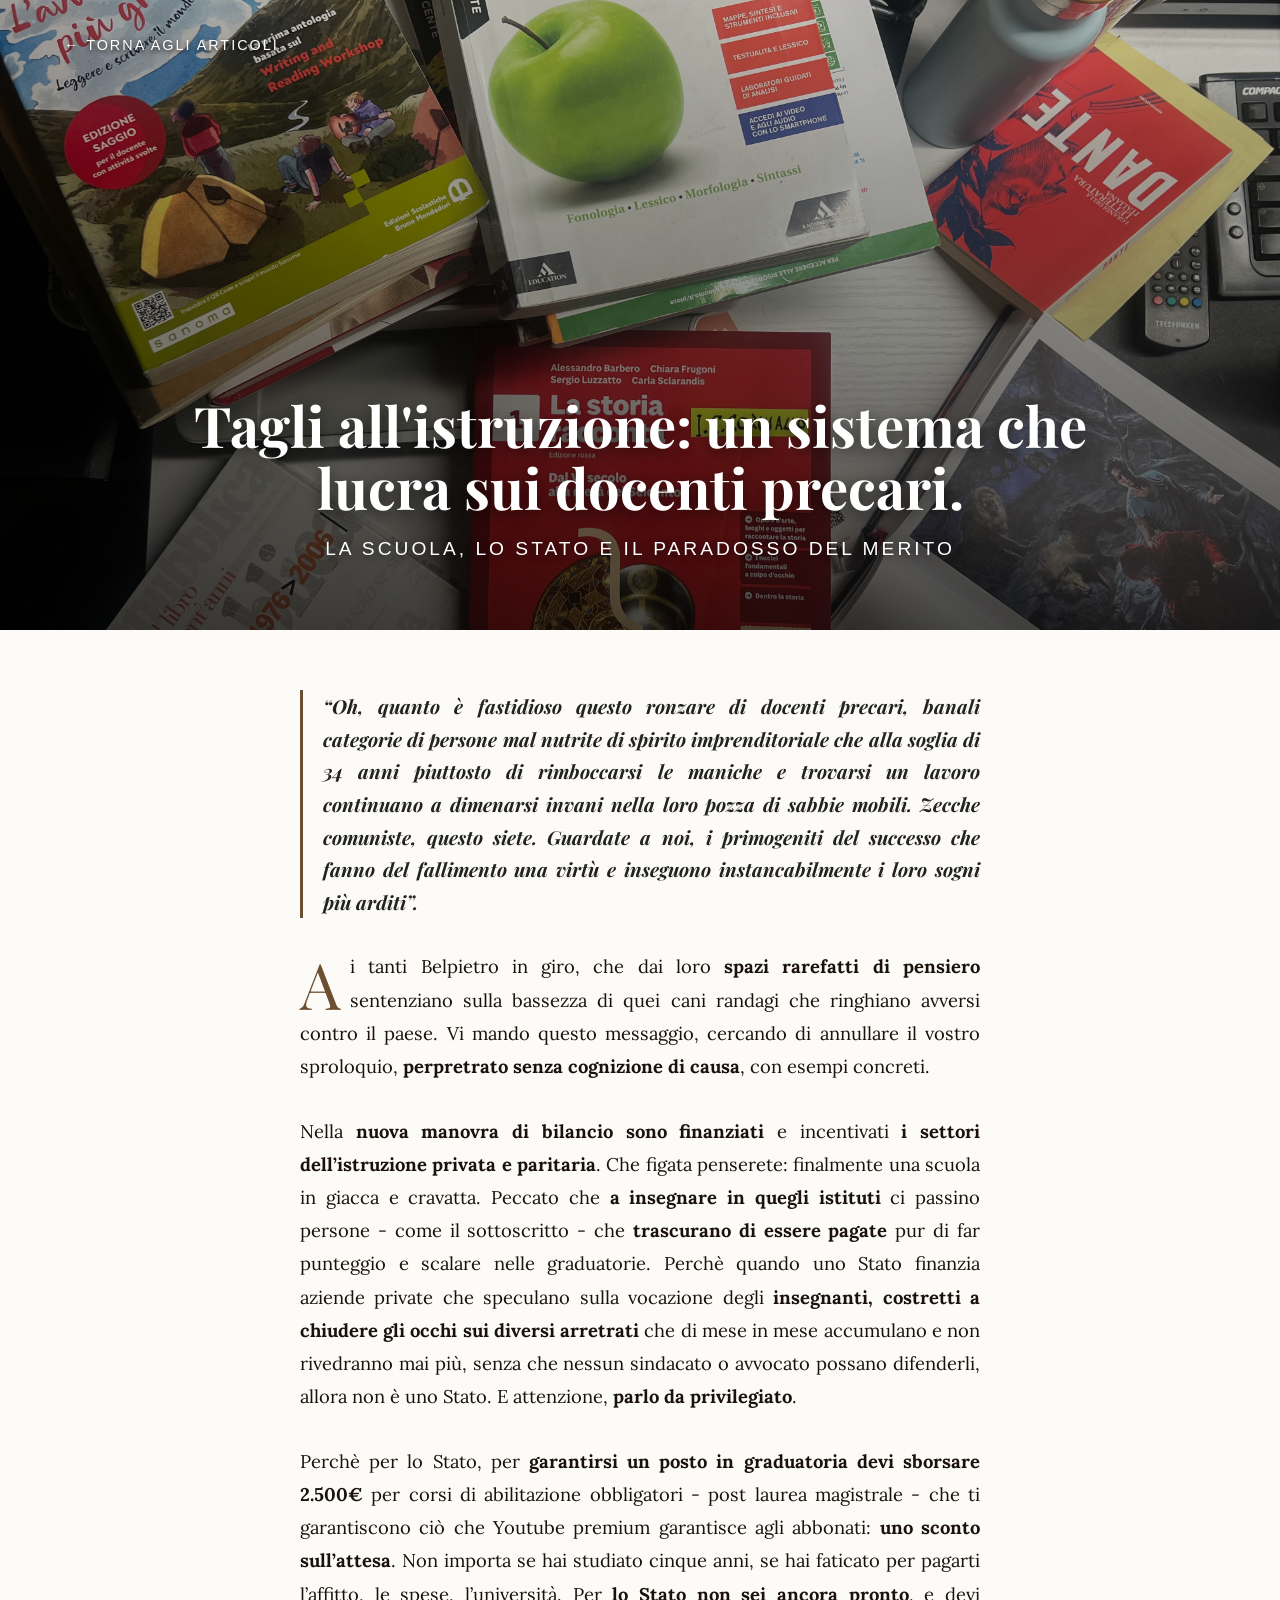
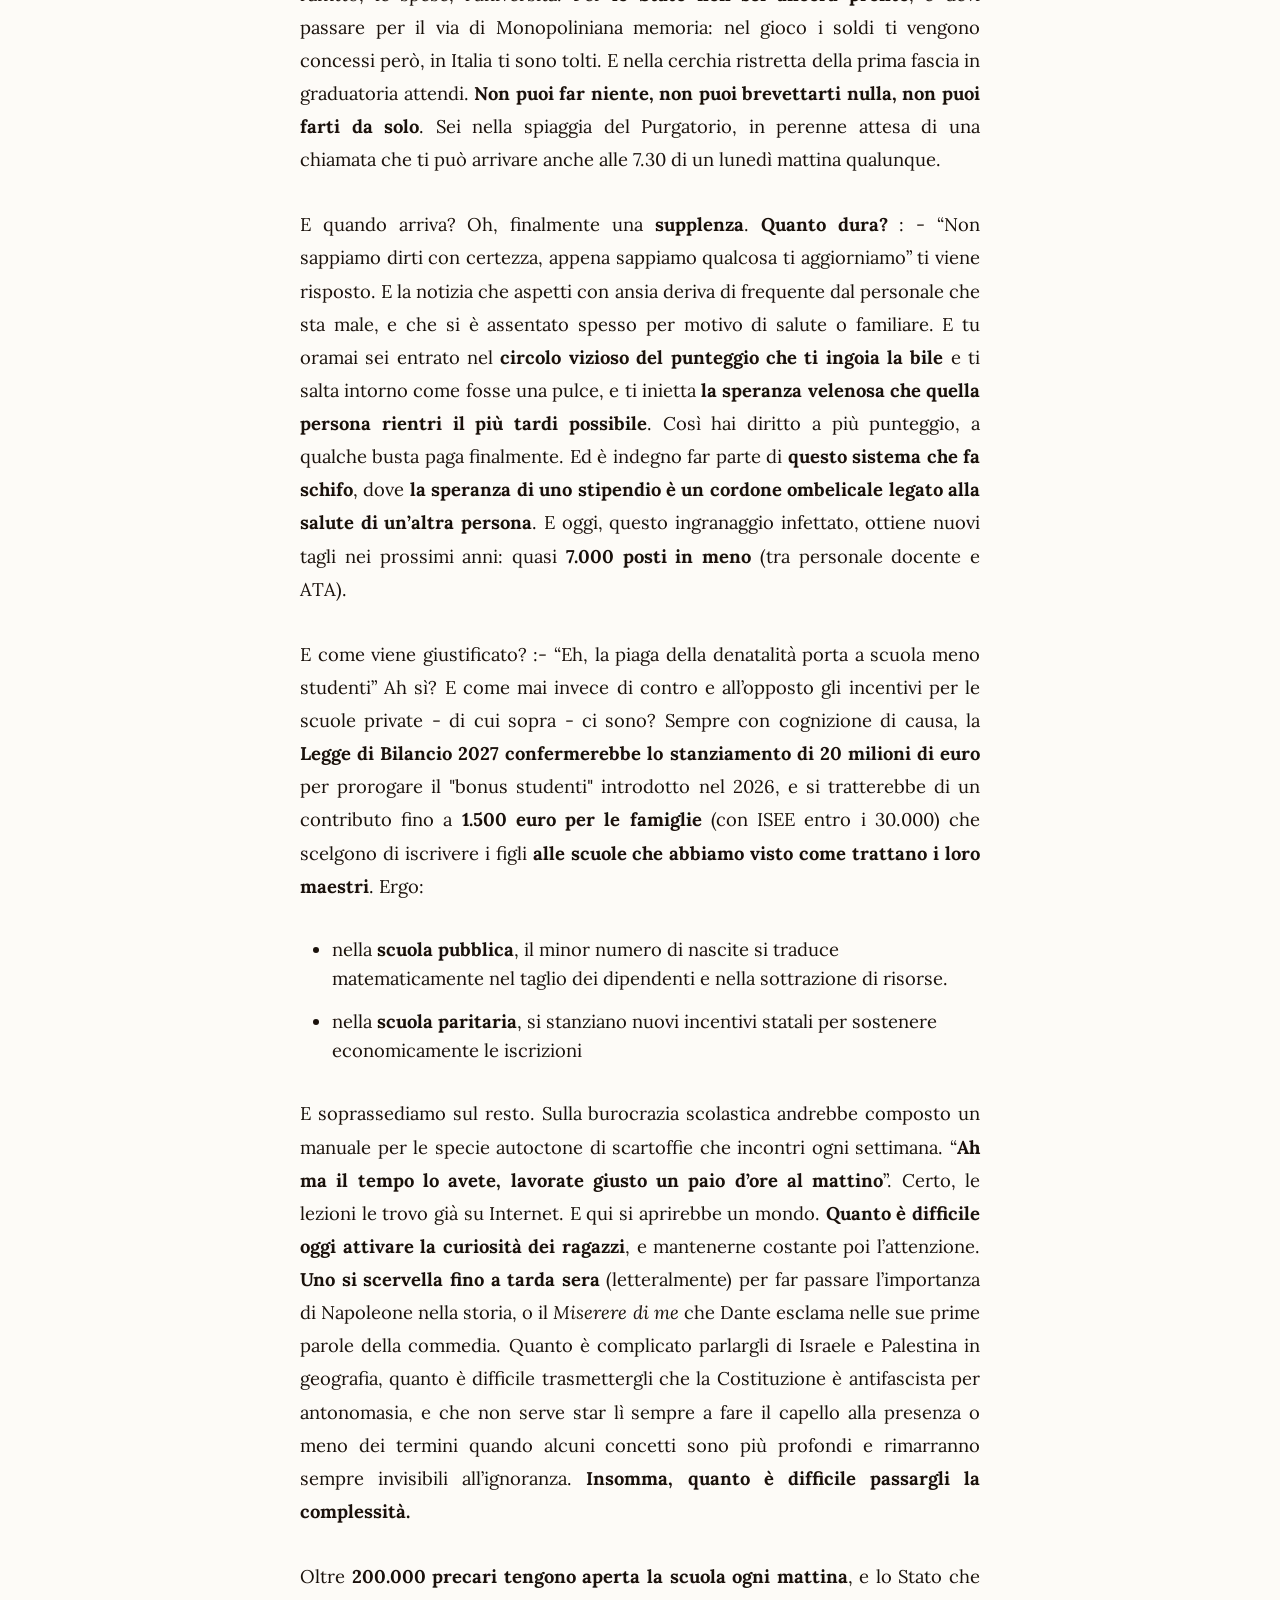
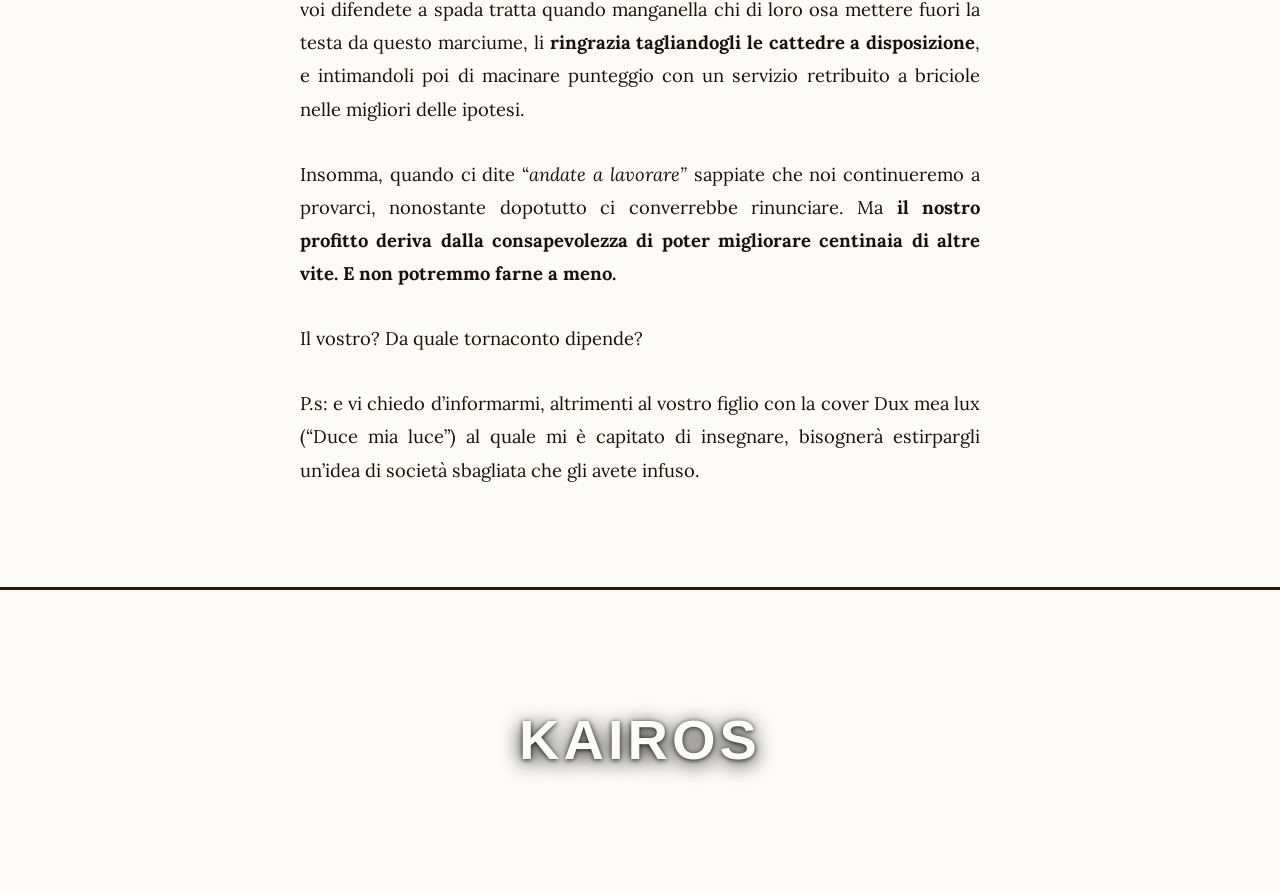
<file: precari.html>
<!DOCTYPE html>
<html lang="it">
<head>
    <meta charset="UTF-8">
    <meta name="viewport" content="width=device-width, initial-scale=1.0">
    <title>Tagli all'istruzione: un sistema che lucra sui docenti precari - Kairos</title>
    <link href="https://fonts.googleapis.com/css2?family=Lora:ital,wght@0,400;0,500;1,400;1,700&family=Playfair+Display:ital,wght@0,400;0,700;1,400&display=swap" rel="stylesheet">
    
    <style>
        * { box-sizing: border-box; margin: 0; padding: 0; }
        
        :root {
            --bg-color: #fdfbf7;
            --text-color: #1a110b;
            --accent-color: #6c4e31;
            --font-heading: 'Playfair Display', serif;
            --font-body: 'Lora', Georgia, serif;
        }

        body {
            background-color: var(--bg-color);
            color: var(--text-color);
            font-family: var(--font-body);
            line-height: 1.8;
            -webkit-font-smoothing: antialiased;
            overflow-x: hidden;
        }

        .progress-container {
            position: fixed;
            top: 0;
            left: 0;
            width: 100%;
            height: 4px;
            background: transparent;
            z-index: 1000;
        }
        .progress-bar {
            height: 100%;
            background: var(--accent-color);
            width: 0%;
        }

        .top-nav {
            position: absolute;
            top: 30px;
            left: 5vw;
            z-index: 100;
        }
        .back-btn {
            font-family: 'Helvetica Neue', Helvetica, Arial, sans-serif;
            font-size: 0.9rem;
            color: #fff;
            text-transform: uppercase;
            letter-spacing: 2px;
            text-decoration: none;
            text-shadow: 0 2px 4px rgba(0,0,0,0.8);
            transition: opacity 0.3s;
        }
        .back-btn:hover { opacity: 0.7; }

        .hero {
            position: relative;
            width: 100%;
            height: 70vh; 
            background-color: #222;
        }
        .hero-image {
            width: 100%;
            height: 100%;
            background-image: linear-gradient(rgba(0,0,0,0.2), rgba(0,0,0,0.7)), url('IMG_8375.jpeg'); 
            background-size: cover;
            background-position: center;
        }
        .hero-text {
            position: absolute;
            bottom: 10%;
            left: 50%;
            transform: translateX(-50%);
            width: 90%;
            max-width: 900px;
            text-align: center;
            color: #fff;
        }
        .hero-title {
            font-family: var(--font-heading);
            font-size: 3.5rem;
            line-height: 1.1;
            margin-bottom: 15px;
            text-shadow: 0 4px 15px rgba(0,0,0,0.6);
        }
        .hero-subtitle {
            font-family: 'Helvetica Neue', sans-serif;
            font-size: 1.2rem;
            letter-spacing: 3px;
            text-transform: uppercase;
            font-weight: 300;
            text-shadow: 0 2px 8px rgba(0,0,0,0.6);
        }

        .article-content {
            width: 90%;
            max-width: 680px; 
            margin: 60px auto 100px auto;
            font-size: 1.15rem;
        }

        .article-content p {
            margin-bottom: 2rem;
            text-align: justify;
        }

        .drop-cap {
            float: left;
            font-size: 4rem;
            line-height: 0.8;
            padding-top: 8px;
            padding-right: 10px;
            font-family: var(--font-heading);
            color: var(--accent-color);
        }

        .quote-block {
            border-left: 3px solid var(--accent-color);
            padding-left: 20px;
            margin: 3rem 0;
            font-style: italic;
            font-family: var(--font-heading);
            font-size: 1.2rem;
            color: #444;
            line-height: 1.7;
        }
        
        .quote-block strong {
            font-weight: 700;
            color: #222;
        }

        .article-list {
            margin: 0 0 2rem 2rem;
            padding: 0;
        }
        .article-list li {
            margin-bottom: 0.8rem;
            line-height: 1.6;
        }

        footer {
            text-align: center;
            padding: 100px 20px;
            border-top: 3px solid #2a1c10;
            background-image: url('FullSizeRender.jpeg');
            background-size: cover;
            background-position: center;
            background-attachment: fixed;
        }

        .home-link {
            font-family: 'Helvetica Neue', Helvetica, Arial, sans-serif;
            font-size: 3.5rem;
            font-weight: 800;
            color: #fdfbf7; 
            text-decoration: none;
            letter-spacing: 4px;
            transition: transform 0.3s ease;
            display: inline-block; 
            text-shadow: 0 4px 20px rgba(0,0,0,1), 0 1px 5px rgba(0,0,0,0.8);
        }
        .home-link:hover {
            transform: scale(1.05);
            color: #ccc;
        }

        @media (max-width: 750px) {
            .hero-title { font-size: 2.5rem; }
            .hero-subtitle { font-size: 1rem; }
            .article-content {
                width: 88%;
                font-size: 1.05rem;
                margin: 40px auto 60px auto;
            }
            .drop-cap { font-size: 3.5rem; }
            .quote-block { font-size: 1.1rem; margin: 2rem 0; }
            .home-link { font-size: 2.5rem; }
            .top-nav { top: 20px; left: 20px; }
            footer { padding: 80px 20px; }
        }
    </style>
</head>
<body>

    <div class="progress-container">
        <div class="progress-bar" id="myBar"></div>
    </div>

    <nav class="top-nav">
        <a href="articoli.html" class="back-btn">← Torna agli articoli</a>
    </nav>

    <header class="hero">
        <div class="hero-image"></div>
        <div class="hero-text">
            <h1 class="hero-title">Tagli all'istruzione: un sistema che lucra sui docenti precari.</h1>
            <p class="hero-subtitle">La scuola, lo Stato e il paradosso del merito</p>
        </div>
    </header>

    <main class="article-content">
        
        <p class="quote-block"><strong>“Oh, quanto è fastidioso questo ronzare di docenti precari, banali categorie di persone mal nutrite di spirito imprenditoriale che alla soglia di 34 anni piuttosto di rimboccarsi le maniche e trovarsi un lavoro continuano a dimenarsi invani nella loro pozza di sabbie mobili. Zecche comuniste, questo siete. Guardate a noi, i primogeniti del successo che fanno del fallimento una virtù e inseguono instancabilmente i loro sogni più arditi”.</strong></p>

        <p><span class="drop-cap">A</span>i tanti Belpietro in giro, che dai loro <strong>spazi rarefatti di pensiero</strong> sentenziano sulla bassezza di quei cani randagi che ringhiano avversi contro il paese. Vi mando questo messaggio, cercando di annullare il vostro sproloquio, <strong>perpretrato senza cognizione di causa</strong>, con esempi concreti.</p>

        <p>Nella <strong>nuova manovra di bilancio sono finanziati</strong> e incentivati <strong>i settori dell’istruzione privata e paritaria</strong>. Che figata penserete: finalmente una scuola in giacca e cravatta. Peccato che <strong>a insegnare in quegli istituti</strong> ci passino persone - come il sottoscritto - che <strong>trascurano di essere pagate</strong> pur di far punteggio e scalare nelle graduatorie. Perchè quando uno Stato finanzia aziende private che speculano sulla vocazione degli <strong>insegnanti, costretti a chiudere gli occhi sui diversi arretrati</strong> che di mese in mese accumulano e non rivedranno mai più, senza che nessun sindacato o avvocato possano difenderli, allora non è uno Stato. E attenzione, <strong>parlo da privilegiato</strong>.</p>

        <p>Perchè per lo Stato, per <strong>garantirsi un posto in graduatoria devi sborsare 2.500€</strong> per corsi di abilitazione obbligatori - post laurea magistrale - che ti garantiscono ciò che Youtube premium garantisce agli abbonati: <strong>uno sconto sull’attesa</strong>. Non importa se hai studiato cinque anni, se hai faticato per pagarti l’affitto, le spese, l’università. Per <strong>lo Stato non sei ancora pronto</strong>, e devi passare per il via di Monopoliniana memoria: nel gioco i soldi ti vengono concessi però, in Italia ti sono tolti. E nella cerchia ristretta della prima fascia in graduatoria attendi. <strong>Non puoi far niente, non puoi brevettarti nulla, non puoi farti da solo</strong>. Sei nella spiaggia del Purgatorio, in perenne attesa di una chiamata che ti può arrivare anche alle 7.30 di un lunedì mattina qualunque.</p>

        <p>E quando arriva? Oh, finalmente una <strong>supplenza</strong>. <strong>Quanto dura?</strong> : - “Non sappiamo dirti con certezza, appena sappiamo qualcosa ti aggiorniamo” ti viene risposto. E la notizia che aspetti con ansia deriva di frequente dal personale che sta male, e che si è assentato spesso per motivo di salute o familiare. E tu oramai sei entrato nel <strong>circolo vizioso del punteggio che ti ingoia la bile</strong> e ti salta intorno come fosse una pulce, e ti inietta <strong>la speranza velenosa che quella persona rientri il più tardi possibile</strong>. Così hai diritto a più punteggio, a qualche busta paga finalmente. Ed è indegno far parte di <strong>questo sistema che fa schifo</strong>, dove <strong>la speranza di uno stipendio è un cordone ombelicale legato alla salute di un’altra persona</strong>. E oggi, questo ingranaggio infettato, ottiene nuovi tagli nei prossimi anni: quasi <strong>7.000 posti in meno</strong> (tra personale docente e ATA).</p>

        <p>E come viene giustificato? :- “Eh, la piaga della denatalità porta a scuola meno studenti” Ah sì? E come mai invece di contro e all’opposto gli incentivi per le scuole private - di cui sopra - ci sono? Sempre con cognizione di causa, la <strong>Legge di Bilancio 2027 confermerebbe lo stanziamento di 20 milioni di euro</strong> per prorogare il "bonus studenti" introdotto nel 2026, e si tratterebbe di un contributo fino a <strong>1.500 euro per le famiglie</strong> (con ISEE entro i 30.000) che scelgono di iscrivere i figli <strong>alle scuole che abbiamo visto come trattano i loro maestri</strong>. Ergo:</p>

        <ul class="article-list">
            <li>nella <strong>scuola pubblica</strong>, il minor numero di nascite si traduce matematicamente nel taglio dei dipendenti e nella sottrazione di risorse.</li>
            <li>nella <strong>scuola paritaria</strong>, si stanziano nuovi incentivi statali per sostenere economicamente le iscrizioni</li>
        </ul>

        <p>E soprassediamo sul resto. Sulla burocrazia scolastica andrebbe composto un manuale per le specie autoctone di scartoffie che incontri ogni settimana. “<strong>Ah ma il tempo lo avete, lavorate giusto un paio d’ore al mattino</strong>”. Certo, le lezioni le trovo già su Internet. E qui si aprirebbe un mondo. <strong>Quanto è difficile oggi attivare la curiosità dei ragazzi</strong>, e mantenerne costante poi l’attenzione. <strong>Uno si scervella fino a tarda sera</strong> (letteralmente) per far passare l’importanza di Napoleone nella storia, o il <em>Miserere di me</em> che Dante esclama nelle sue prime parole della commedia. Quanto è complicato parlargli di Israele e Palestina in geografia, quanto è difficile trasmettergli che la Costituzione è antifascista per antonomasia, e che non serve star lì sempre a fare il capello alla presenza o meno dei termini quando alcuni concetti sono più profondi e rimarranno sempre invisibili all’ignoranza. <strong>Insomma, quanto è difficile passargli la complessità.</strong></p>

        <p>Oltre <strong>200.000 precari tengono aperta la scuola ogni mattina</strong>, e lo Stato che voi difendete a spada tratta quando manganella chi di loro osa mettere fuori la testa da questo marciume, li <strong>ringrazia tagliandogli le cattedre a disposizione</strong>, e intimandoli poi di macinare punteggio con un servizio retribuito a briciole nelle migliori delle ipotesi.</p>

        <p>Insomma, quando ci dite “<em>andate a lavorare”</em> sappiate che noi continueremo a provarci, nonostante dopotutto ci converrebbe rinunciare. Ma <strong>il nostro profitto deriva dalla consapevolezza di poter migliorare centinaia di altre vite. E non potremmo farne a meno.</strong></p>

        <p>Il vostro? Da quale tornaconto dipende?</p>
        
        <p>P.s: e vi chiedo d’informarmi, altrimenti al vostro figlio con la cover Dux mea lux (“Duce mia luce”) al quale mi è capitato di insegnare, bisognerà estirpargli un’idea di società sbagliata che gli avete infuso.</p>

    </main>

    <footer>
        <a href="index.html" class="home-link">KAIROS</a>
    </footer>

    <script>
        window.onscroll = function() { updateProgressBar() };

        function updateProgressBar() {
            var winScroll = document.body.scrollTop || document.documentElement.scrollTop;
            var height = document.documentElement.scrollHeight - document.documentElement.clientHeight;
            var scrolled = (winScroll / height) * 100;
            document.getElementById("myBar").style.width = scrolled + "%";
        }
    </script>
</body>
</html>
</file>
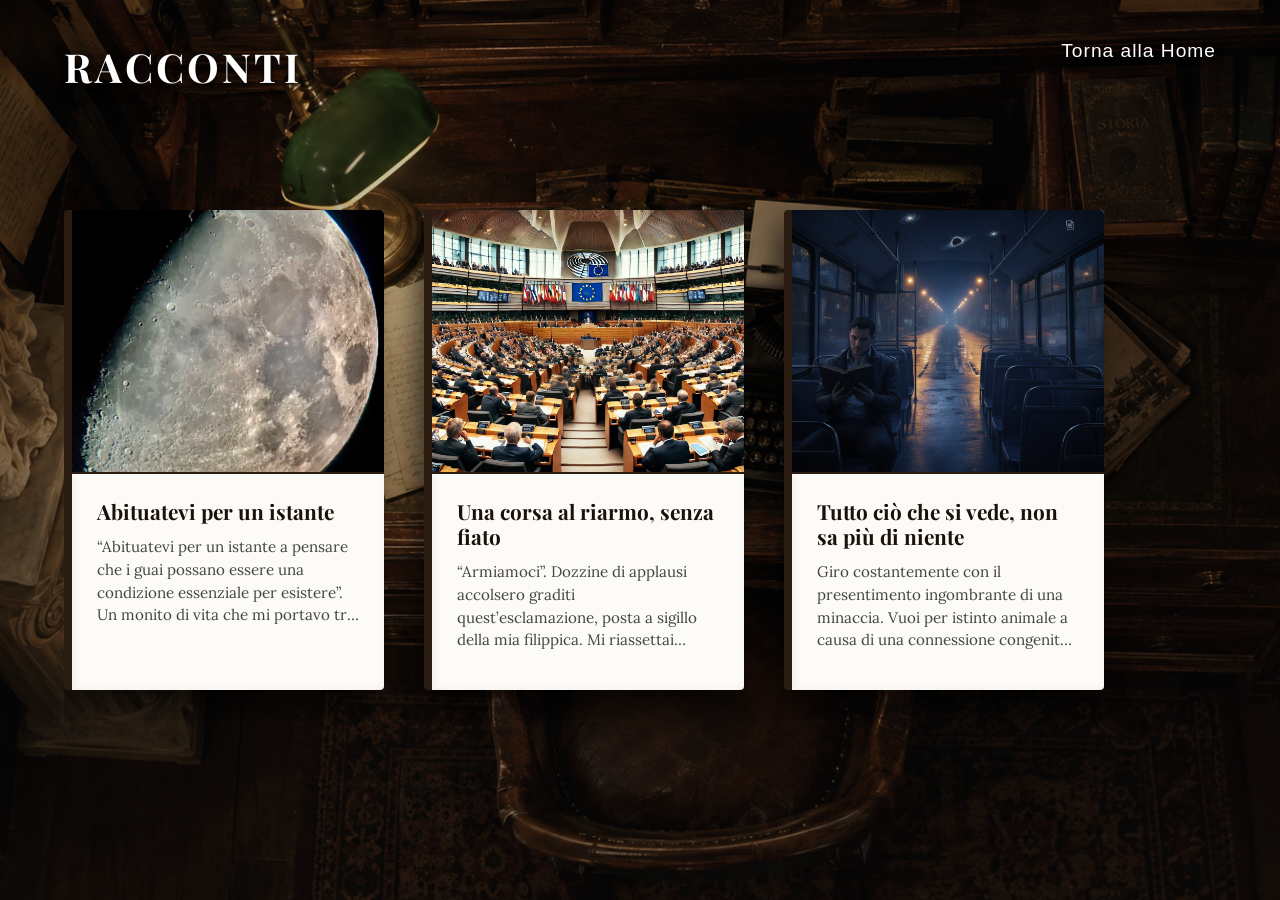
<file: racconti.html>
<!DOCTYPE html>
<html lang="it">
<head>
    <meta charset="UTF-8">
    <meta name="viewport" content="width=device-width, initial-scale=1.0">
    <title>Racconti - Kairos</title>
    <link href="https://fonts.googleapis.com/css2?family=Lora:ital,wght@0,400;0,500;1,400&family=Playfair+Display:ital,wght@0,400;0,700;1,400&display=swap" rel="stylesheet">
    
    <style>
        * { box-sizing: border-box; margin: 0; padding: 0; }
        
        body {
            height: 100vh;
            background-image: linear-gradient(rgba(15, 15, 15, 0.2), rgba(15, 15, 15, 0.35)), url('6A75E543-92FD-45B6-834F-B0853C7BCF3E.png');
            background-size: cover;
            background-position: center;
            font-family: 'Playfair Display', serif;
            overflow: hidden; 
            display: flex;
            align-items: center;
            padding: 0 5vw;
        }

        .page-title {
            position: absolute;
            top: 40px;
            left: 5vw;
            color: #fff;
            font-size: 2.5rem;
            letter-spacing: 3px;
            text-transform: uppercase;
            text-shadow: 0 4px 15px rgba(0,0,0,0.9), 0 1px 5px rgba(0,0,0,0.8);
            opacity: 0;
            animation: fadeInTop 1s forwards 0.5s;
        }

        .articles-gallery {
            display: flex;
            gap: 40px;
            width: 100%;
            height: 60vh;
            align-items: center;
            overflow-x: auto;
            overflow-y: hidden;
            padding: 20px 0;
            scroll-behavior: smooth;
        }

        .articles-gallery::-webkit-scrollbar { display: none; }
        .articles-gallery { -ms-overflow-style: none; scrollbar-width: none; }

        .article-card {
            flex: 0 0 320px;
            height: 480px;
            position: relative;
            background-color: #fdfbf7;
            border-radius: 4px;
            cursor: pointer;
            box-shadow: -10px 15px 30px rgba(0,0,0,0.6), inset 2px 0 10px rgba(0,0,0,0.05);
            overflow: hidden;
            transition: all 0.6s cubic-bezier(0.25, 1, 0.5, 1);
            
            opacity: 0;
            transform: translateX(-100vw) rotateY(15deg);
            transform-style: preserve-3d;
            border-left: 8px solid #2a1c10;
        }

        .article-card:hover:not(.selected) {
            transform: translateY(-15px) scale(1.02);
            box-shadow: -15px 25px 40px rgba(0,0,0,0.7);
        }

        .card-image {
            width: 100%;
            height: 55%;
            background-size: cover;
            background-position: center;
            border-bottom: 2px solid #2a1c10;
        }

        .card-content {
            padding: 25px;
            height: 45%;
            display: flex;
            flex-direction: column;
            justify-content: flex-start;
        }

        .card-content h2 {
            font-size: 1.3rem;
            line-height: 1.2;
            color: #1a110b;
            margin-bottom: 12px;
        }

        .card-content p {
            font-family: 'Lora', serif;
            font-size: 0.95rem;
            color: #444;
            line-height: 1.5;
            display: -webkit-box;
            -webkit-line-clamp: 4; 
            -webkit-box-orient: vertical;
            overflow: hidden;
        }

        @keyframes slideInLeft {
            0% { opacity: 0; transform: translateX(-100px) rotateY(15deg); }
            100% { opacity: 1; transform: translateX(0) rotateY(0deg); }
        }

        @keyframes fadeInTop {
            to { opacity: 1; transform: translateY(0); }
        }

        .article-card:nth-child(1) { animation: slideInLeft 0.8s cubic-bezier(0.25, 1, 0.5, 1) forwards 0.2s; }
        .article-card:nth-child(2) { animation: slideInLeft 0.8s cubic-bezier(0.25, 1, 0.5, 1) forwards 0.4s; }
        .article-card:nth-child(3) { animation: slideInLeft 0.8s cubic-bezier(0.25, 1, 0.5, 1) forwards 0.6s; }

        .article-card.selected {
            position: fixed;
            top: 50% !important;
            left: 50% !important;
            transform: translate(-50%, -50%) scale(1.15) !important;
            z-index: 1000;
            box-shadow: 0 30px 60px rgba(0,0,0,0.8), 0 0 100px rgba(0,0,0,0.5);
        }

        .articles-gallery.has-selection .article-card:not(.selected) {
            opacity: 0;
            transform: scale(0.8);
            pointer-events: none;
            filter: blur(5px);
        }

        .back-btn {
            position: absolute;
            top: 40px;
            right: 5vw;
            color: #fff;
            text-decoration: none;
            font-size: 1.2rem;
            letter-spacing: 1px;
            font-family: 'Helvetica Neue', sans-serif;
            opacity: 0;
            animation: fadeInTop 1s forwards 1s;
            transition: transform 0.3s;
            text-shadow: 0 2px 8px rgba(0,0,0,0.9);
        }
        .back-btn:hover { transform: scale(1.1); }

        @media (max-width: 750px) {
            .page-title { font-size: 1.8rem; top: 30px; }
            .articles-gallery { gap: 20px; align-items: flex-start; margin-top: 80px; }
            .article-card { flex: 0 0 280px; height: 420px; }
            .article-card.selected { transform: translate(-50%, -50%) scale(1.05) !important; }
        }
    </style>
</head>
<body>

    <h1 class="page-title">Racconti</h1>
    <a href="index.html" class="back-btn">Torna alla Home</a>

    <div class="articles-gallery" id="gallery">
        
        <div class="article-card" onclick="handleCardClick(this, 'abituatevi.html')">
            <div class="card-image" style="background-image: url('IMG_7086.webp');"></div>
            <div class="card-content">
                <h2>Abituatevi per un istante</h2>
                <p>“Abituatevi per un istante a pensare che i guai possano essere una condizione essenziale per esistere”. Un monito di vita che mi portavo tra i pensieri come l’ombra di ogni perché...</p>
            </div>
        </div>

        <div class="article-card" onclick="handleCardClick(this, 'una corsa al riarmo.html')">
            <div class="card-image" style="background-image: url('IMG_4057.webp');"></div>
            <div class="card-content">
                <h2>Una corsa al riarmo, senza fiato</h2>
                <p>“Armiamoci”. Dozzine di applausi accolsero graditi quest’esclamazione, posta a sigillo della mia filippica. Mi riassettai convinto e trionfante nella mia soffice poltrona...</p>
            </div>
        </div>

        <!-- NUOVO RACCONTO 3 -->
        <div class="article-card" onclick="handleCardClick(this, 'tutto-cio.html')">
            <!-- Usa l'immagine copertina-tutto-cio.jpg -->
            <div class="card-image" style="background-image: url('IMG_7088.png');"></div>
            <div class="card-content">
                <h2>Tutto ciò che si vede, non sa più di niente</h2>
                <p>Giro costantemente con il presentimento ingombrante di una minaccia. Vuoi per istinto animale a causa di una connessione congenita dell’essere umano al regno dei mammiferi...</p>
            </div>
        </div>

    </div>

    <script>
        function handleCardClick(cardElement, targetUrl) {
            const gallery = document.getElementById('gallery');
            if (cardElement.classList.contains('selected')) return;
            gallery.classList.add('has-selection');
            cardElement.classList.add('selected');
            
            setTimeout(() => {
                document.body.style.transition = "opacity 0.5s ease";
                document.body.style.opacity = 0;
                setTimeout(() => {
                    window.location.href = targetUrl;
                }, 500);
            }, 800);
        }
    </script>
</body>
</html>
</file>
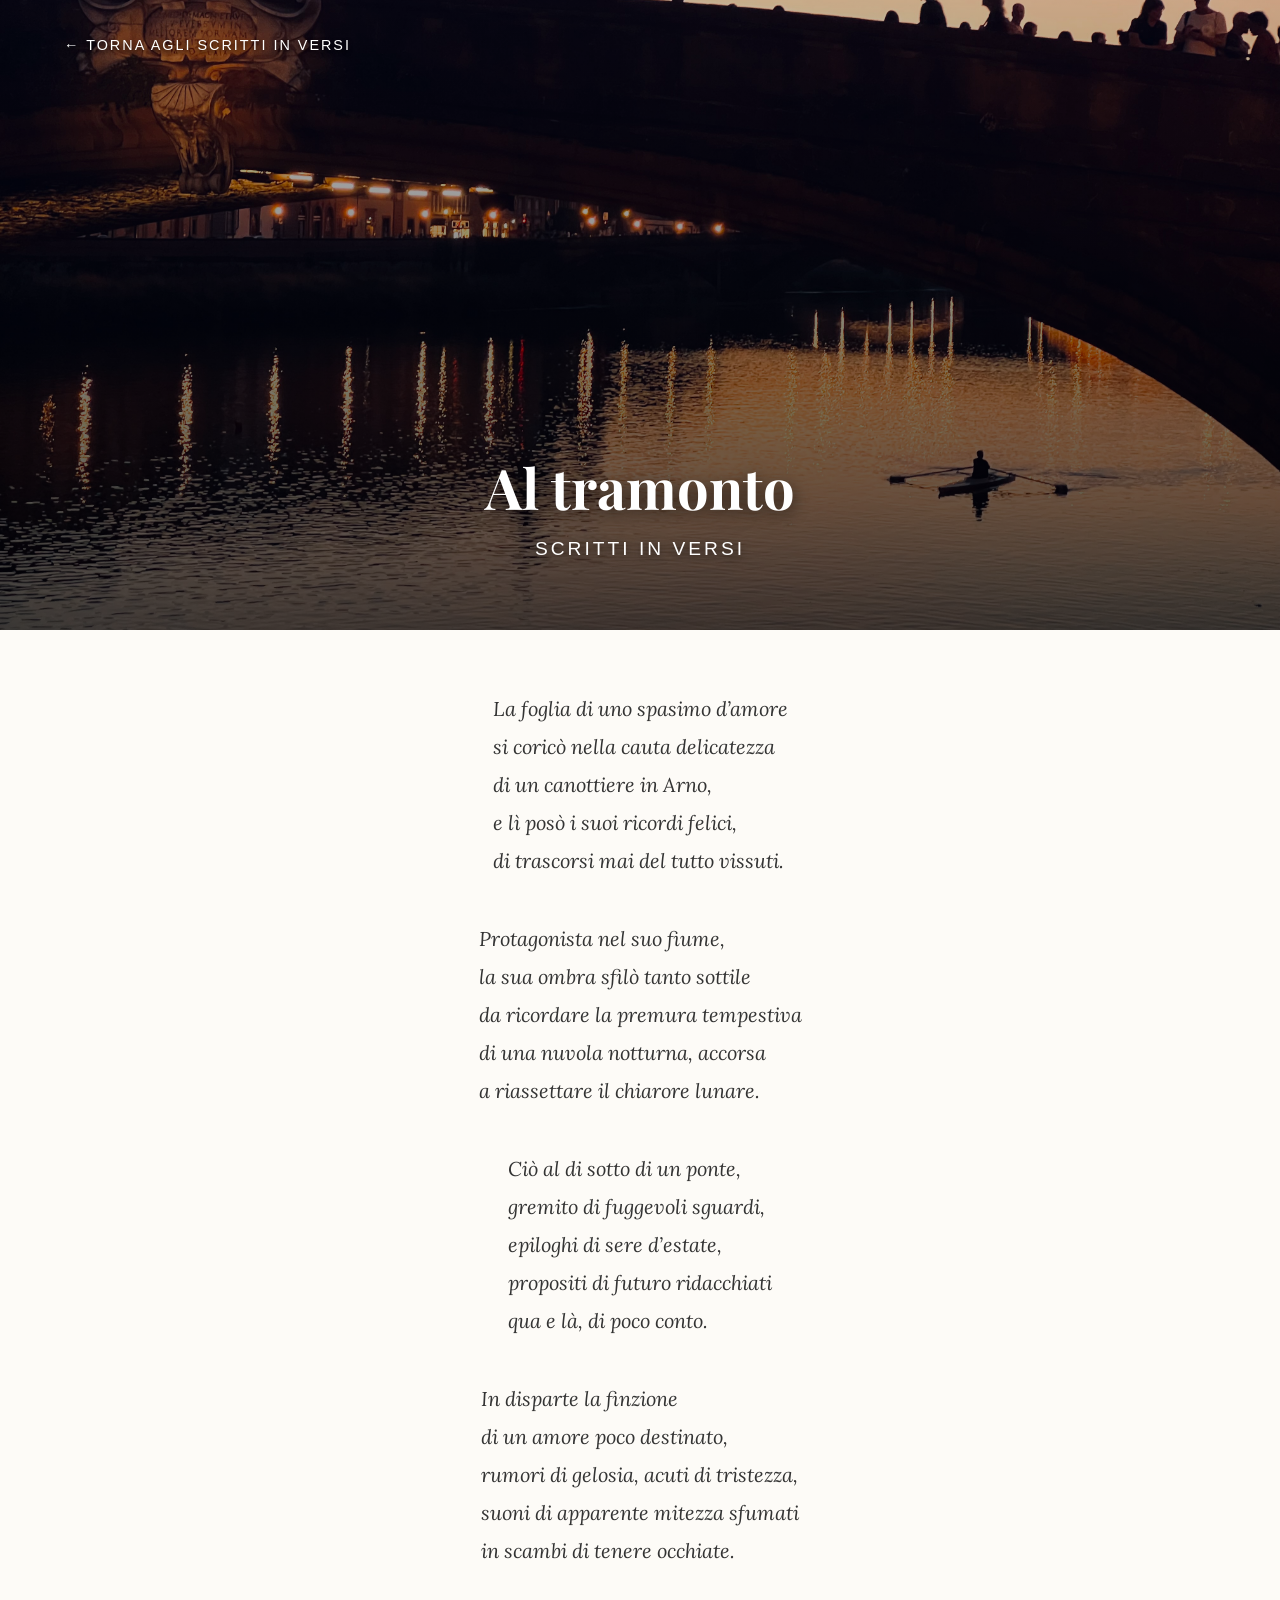
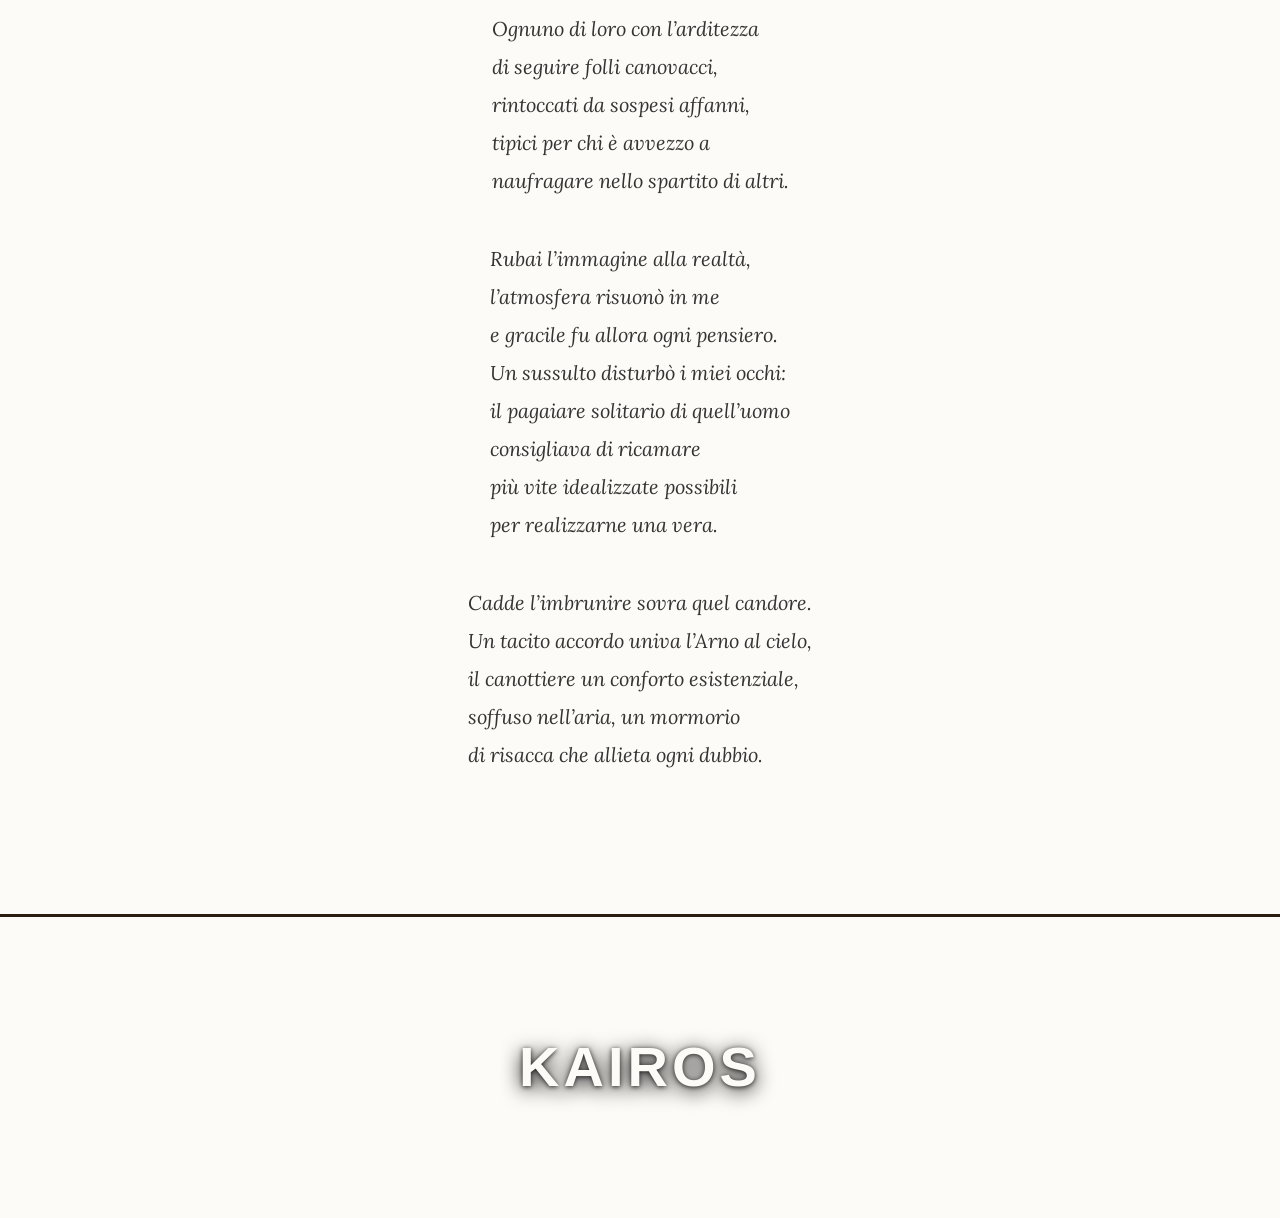
<file: tramonto.html>
<!DOCTYPE html>
<html lang="it">
<head>
    <meta charset="UTF-8">
    <meta name="viewport" content="width=device-width, initial-scale=1.0">
    <title>Al tramonto - Kairos</title>
    <link href="https://fonts.googleapis.com/css2?family=Lora:ital,wght@0,400;0,500;1,400;1,700&family=Playfair+Display:ital,wght@0,400;0,700;1,400&display=swap" rel="stylesheet">
    
    <style>
        * { box-sizing: border-box; margin: 0; padding: 0; }
        
        :root {
            --bg-color: #fdfbf7;
            --text-color: #1a110b;
            --accent-color: #6c4e31;
            --font-heading: 'Playfair Display', serif;
            --font-body: 'Lora', Georgia, serif;
        }

        body {
            background-color: var(--bg-color);
            color: var(--text-color);
            font-family: var(--font-body);
            line-height: 1.8;
            -webkit-font-smoothing: antialiased;
            overflow-x: hidden;
        }

        .progress-container {
            position: fixed;
            top: 0;
            left: 0;
            width: 100%;
            height: 4px;
            background: transparent;
            z-index: 1000;
        }
        .progress-bar {
            height: 100%;
            background: var(--accent-color);
            width: 0%;
        }

        .top-nav {
            position: absolute;
            top: 30px;
            left: 5vw;
            z-index: 100;
        }
        .back-btn {
            font-family: 'Helvetica Neue', Helvetica, Arial, sans-serif;
            font-size: 0.9rem;
            color: #fff;
            text-transform: uppercase;
            letter-spacing: 2px;
            text-decoration: none;
            text-shadow: 0 2px 4px rgba(0,0,0,0.8);
            transition: opacity 0.3s;
        }
        .back-btn:hover { opacity: 0.7; }

        .hero {
            position: relative;
            width: 100%;
            height: 70vh; 
            background-color: #222;
        }
        .hero-image {
            width: 100%;
            height: 100%;
            background-image: linear-gradient(rgba(0,0,0,0.2), rgba(0,0,0,0.7)), url('FullSizeRender.jpeg'); 
            background-size: cover;
            background-position: center;
        }
        .hero-text {
            position: absolute;
            bottom: 10%;
            left: 50%;
            transform: translateX(-50%);
            width: 90%;
            max-width: 900px;
            text-align: center;
            color: #fff;
        }
        .hero-title {
            font-family: var(--font-heading);
            font-size: 3.5rem;
            line-height: 1.1;
            margin-bottom: 15px;
            text-shadow: 0 4px 15px rgba(0,0,0,0.6);
        }
        .hero-subtitle {
            font-family: 'Helvetica Neue', sans-serif;
            font-size: 1.2rem;
            letter-spacing: 3px;
            text-transform: uppercase;
            font-weight: 300;
            text-shadow: 0 2px 8px rgba(0,0,0,0.6);
        }

        .article-content {
            width: 90%;
            max-width: 680px; 
            margin: 60px auto 100px auto;
            font-size: 1.15rem;
            /* Layout per la poesia */
            display: flex;
            flex-direction: column;
            align-items: center;
        }

        .poem-stanza {
            margin-bottom: 2.5rem;
            text-align: left;
            font-style: italic;
            font-size: 1.25rem;
            line-height: 1.9;
            color: #333;
        }

        footer {
            text-align: center;
            padding: 100px 20px;
            border-top: 3px solid #2a1c10;
            background-image: url('FullSizeRender.jpeg');
            background-size: cover;
            background-position: center;
            background-attachment: fixed;
        }

        .home-link {
            font-family: 'Helvetica Neue', Helvetica, Arial, sans-serif;
            font-size: 3.5rem;
            font-weight: 800;
            color: #fdfbf7; 
            text-decoration: none;
            letter-spacing: 4px;
            transition: transform 0.3s ease;
            display: inline-block; 
            text-shadow: 0 4px 20px rgba(0,0,0,1), 0 1px 5px rgba(0,0,0,0.8);
        }
        .home-link:hover {
            transform: scale(1.05);
            color: #ccc;
        }

        @media (max-width: 750px) {
            .hero-title { font-size: 2.5rem; }
            .hero-subtitle { font-size: 1rem; }
            .article-content {
                width: 88%;
                font-size: 1.05rem;
                margin: 40px auto 60px auto;
            }
            .poem-stanza { font-size: 1.1rem; }
            .home-link { font-size: 2.5rem; }
            .top-nav { top: 20px; left: 20px; }
            footer { padding: 80px 20px; }
        }
    </style>
</head>
<body>

    <div class="progress-container">
        <div class="progress-bar" id="myBar"></div>
    </div>

    <nav class="top-nav">
        <a href="versi.html" class="back-btn">← Torna agli scritti in versi</a>
    </nav>

    <header class="hero">
        <div class="hero-image"></div>
        <div class="hero-text">
            <h1 class="hero-title">Al tramonto</h1>
            <p class="hero-subtitle">Scritti in versi</p>
        </div>
    </header>

    <main class="article-content">
        
        <p class="poem-stanza">
            La foglia di uno spasimo d’amore<br>
            si coricò nella cauta delicatezza<br>
            di un canottiere in Arno,<br>
            e lì posò i suoi ricordi felici,<br>
            di trascorsi mai del tutto vissuti.
        </p>

        <p class="poem-stanza">
            Protagonista nel suo fiume,<br>
            la sua ombra sfilò tanto sottile<br>
            da ricordare la premura tempestiva<br>
            di una nuvola notturna, accorsa<br>
            a riassettare il chiarore lunare.
        </p>

        <p class="poem-stanza">
            Ciò al di sotto di un ponte,<br>
            gremito di fuggevoli sguardi,<br>
            epiloghi di sere d’estate,<br>
            propositi di futuro ridacchiati<br>
            qua e là, di poco conto.
        </p>

        <p class="poem-stanza">
            In disparte la finzione<br>
            di un amore poco destinato,<br>
            rumori di gelosia, acuti di tristezza,<br>
            suoni di apparente mitezza sfumati<br>
            in scambi di tenere occhiate.
        </p>

        <p class="poem-stanza">
            Ognuno di loro con l’arditezza<br>
            di seguire folli canovacci,<br>
            rintoccati da sospesi affanni,<br>
            tipici per chi è avvezzo a<br>
            naufragare nello spartito di altri.
        </p>

        <p class="poem-stanza">
            Rubai l’immagine alla realtà,<br>
            l’atmosfera risuonò in me<br>
            e gracile fu allora ogni pensiero.<br>
            Un sussulto disturbò i miei occhi:<br>
            il pagaiare solitario di quell’uomo<br>
            consigliava di ricamare<br>
            più vite idealizzate possibili<br>
            per realizzarne una vera.
        </p>

        <p class="poem-stanza">
            Cadde l’imbrunire sovra quel candore.<br>
            Un tacito accordo univa l’Arno al cielo,<br>
            il canottiere un conforto esistenziale,<br>
            soffuso nell’aria, un mormorio<br>
            di risacca che allieta ogni dubbio.
        </p>

    </main>

    <footer>
        <a href="index.html" class="home-link">KAIROS</a>
    </footer>

    <script>
        window.onscroll = function() { updateProgressBar() };

        function updateProgressBar() {
            var winScroll = document.body.scrollTop || document.documentElement.scrollTop;
            var height = document.documentElement.scrollHeight - document.documentElement.clientHeight;
            var scrolled = (winScroll / height) * 100;
            document.getElementById("myBar").style.width = scrolled + "%";
        }
    </script>
</body>
</html>
</file>
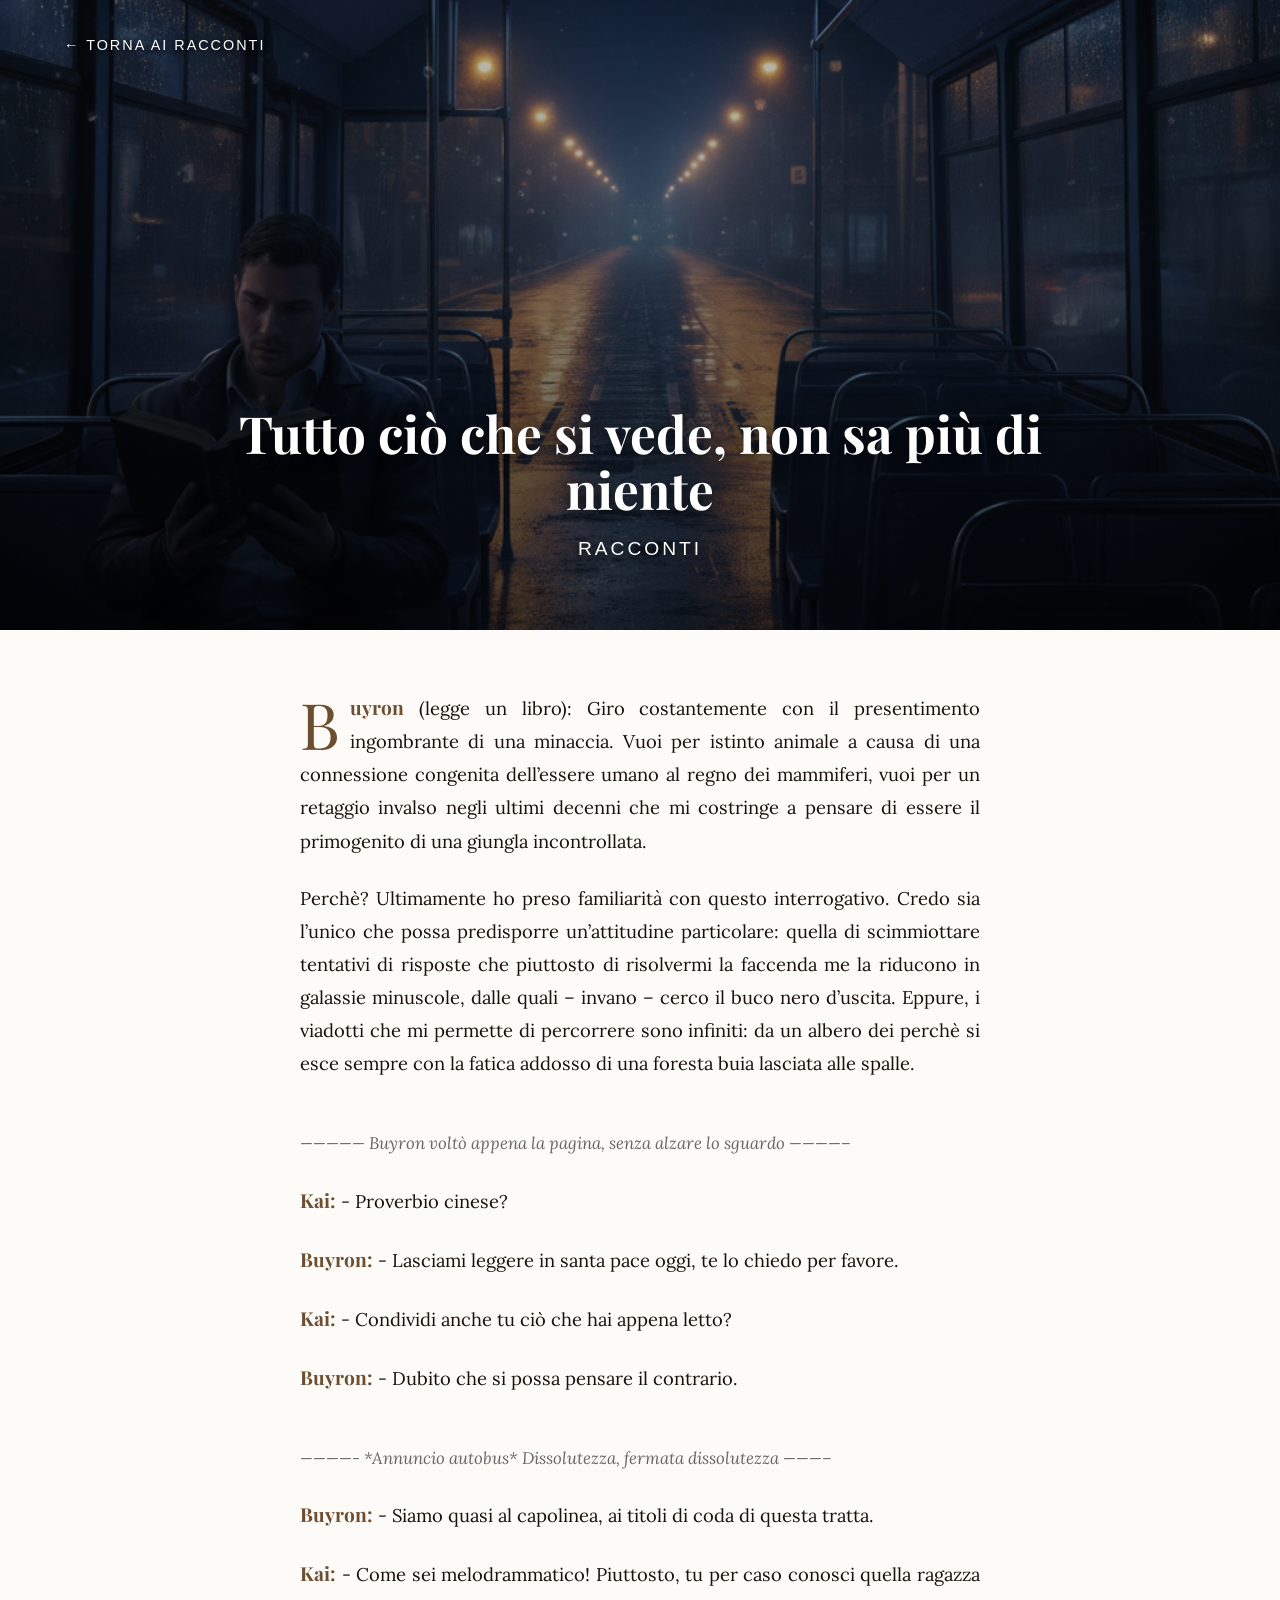
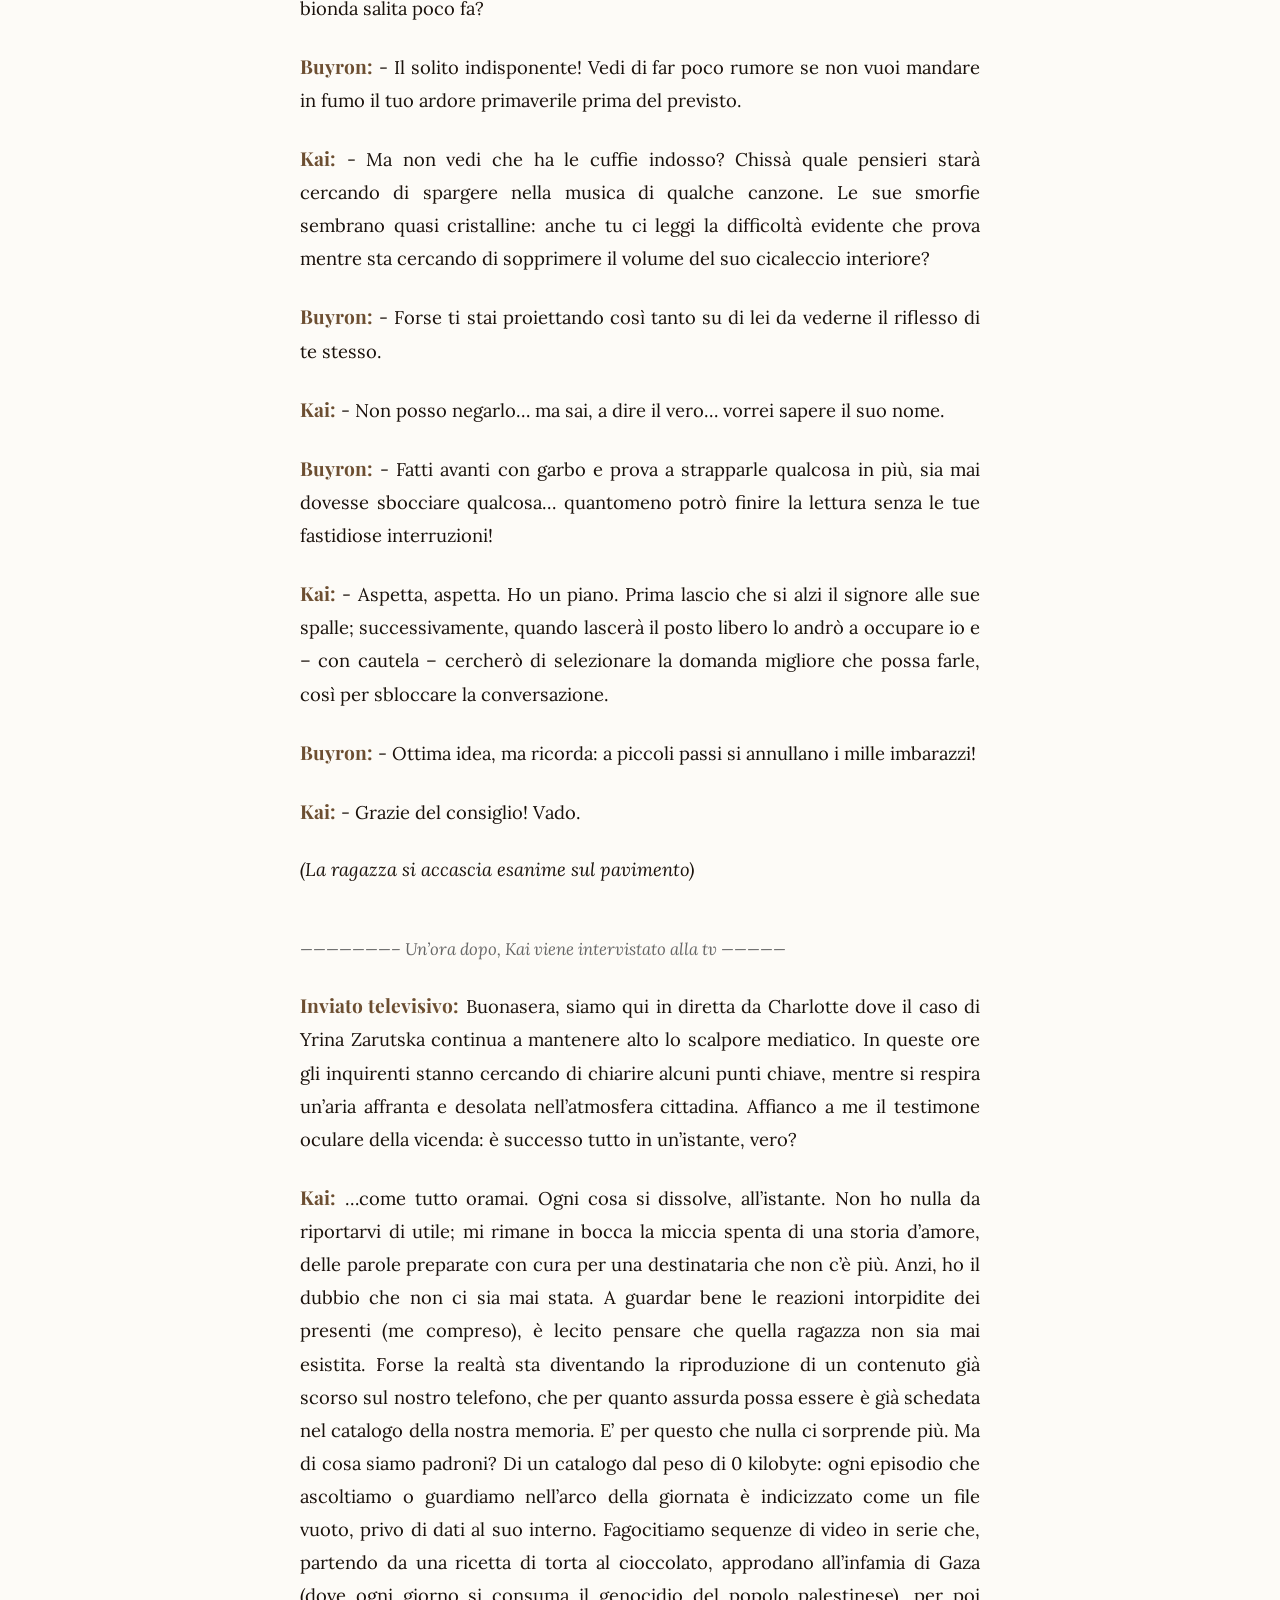
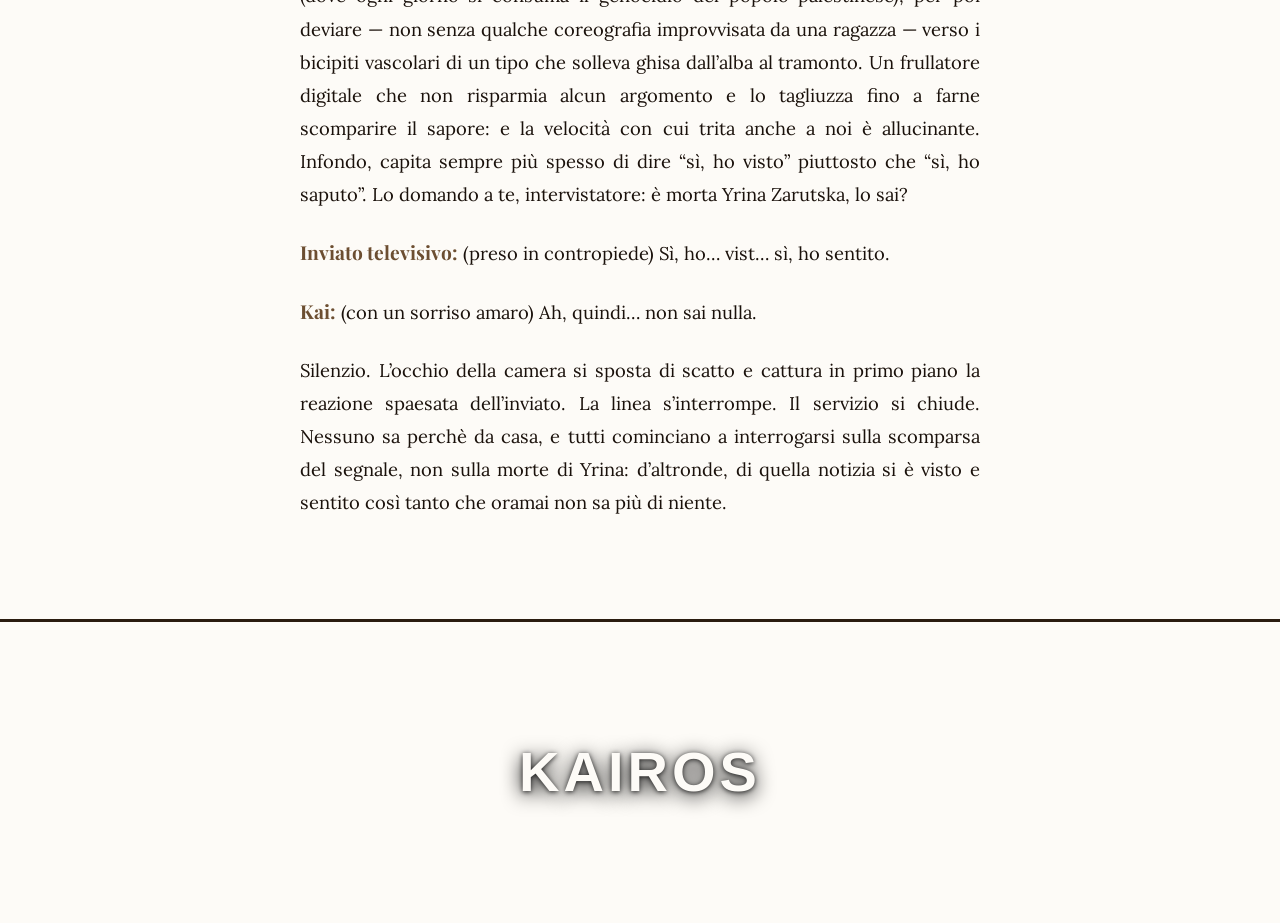
<file: tutto-cio.html>
<!DOCTYPE html>
<html lang="it">
<head>
    <meta charset="UTF-8">
    <meta name="viewport" content="width=device-width, initial-scale=1.0">
    <title>Tutto ciò che si vede, non sa più di niente - Kairos</title>
    <link href="https://fonts.googleapis.com/css2?family=Lora:ital,wght@0,400;0,500;1,400;1,700&family=Playfair+Display:ital,wght@0,400;0,700;1,400&display=swap" rel="stylesheet">
    
    <style>
        * { box-sizing: border-box; margin: 0; padding: 0; }
        
        :root {
            --bg-color: #fdfbf7;
            --text-color: #1a110b;
            --accent-color: #6c4e31;
            --font-heading: 'Playfair Display', serif;
            --font-body: 'Lora', Georgia, serif;
        }

        body {
            background-color: var(--bg-color);
            color: var(--text-color);
            font-family: var(--font-body);
            line-height: 1.8;
            -webkit-font-smoothing: antialiased;
            overflow-x: hidden;
        }

        .progress-container {
            position: fixed;
            top: 0;
            left: 0;
            width: 100%;
            height: 4px;
            background: transparent;
            z-index: 1000;
        }
        .progress-bar {
            height: 100%;
            background: var(--accent-color);
            width: 0%;
        }

        .top-nav {
            position: absolute;
            top: 30px;
            left: 5vw;
            z-index: 100;
        }
        .back-btn {
            font-family: 'Helvetica Neue', Helvetica, Arial, sans-serif;
            font-size: 0.9rem;
            color: #fff;
            text-transform: uppercase;
            letter-spacing: 2px;
            text-decoration: none;
            text-shadow: 0 2px 4px rgba(0,0,0,0.8);
            transition: opacity 0.3s;
        }
        .back-btn:hover { opacity: 0.7; }

        .hero {
            position: relative;
            width: 100%;
            height: 70vh; 
            background-color: #222;
        }
        .hero-image {
            width: 100%;
            height: 100%;
            background-image: linear-gradient(rgba(0,0,0,0.2), rgba(0,0,0,0.7)), url('IMG_7088.png'); 
            background-size: cover;
            background-position: center;
        }
        .hero-text {
            position: absolute;
            bottom: 10%;
            left: 50%;
            transform: translateX(-50%);
            width: 90%;
            max-width: 900px;
            text-align: center;
            color: #fff;
        }
        .hero-title {
            font-family: var(--font-heading);
            font-size: 3.2rem;
            line-height: 1.1;
            margin-bottom: 15px;
            text-shadow: 0 4px 15px rgba(0,0,0,0.6);
        }
        .hero-subtitle {
            font-family: 'Helvetica Neue', sans-serif;
            font-size: 1.2rem;
            letter-spacing: 3px;
            text-transform: uppercase;
            font-weight: 300;
            text-shadow: 0 2px 8px rgba(0,0,0,0.6);
        }

        .article-content {
            width: 90%;
            max-width: 680px; 
            margin: 60px auto 100px auto;
            font-size: 1.15rem;
        }

        .article-content p {
            margin-bottom: 1.5rem;
            text-align: justify;
        }

        .drop-cap {
            float: left;
            font-size: 4rem;
            line-height: 0.8;
            padding-top: 8px;
            padding-right: 10px;
            font-family: var(--font-heading);
            color: var(--accent-color);
        }

        .scene-break {
            text-align: center;
            font-style: italic;
            color: #666;
            margin: 3rem 0;
            font-size: 1.05rem;
        }

        .dialogue-name {
            font-weight: 700;
            color: var(--accent-color);
            font-family: var(--font-heading);
            font-size: 1.2rem;
        }

        footer {
            text-align: center;
            padding: 100px 20px;
            border-top: 3px solid #2a1c10;
            background-image: url('FullSizeRender.jpeg');
            background-size: cover;
            background-position: center;
            background-attachment: fixed;
        }

        .home-link {
            font-family: 'Helvetica Neue', Helvetica, Arial, sans-serif;
            font-size: 3.5rem;
            font-weight: 800;
            color: #fdfbf7; 
            text-decoration: none;
            letter-spacing: 4px;
            transition: transform 0.3s ease;
            display: inline-block; 
            text-shadow: 0 4px 20px rgba(0,0,0,1), 0 1px 5px rgba(0,0,0,0.8);
        }
        .home-link:hover {
            transform: scale(1.05);
            color: #ccc;
        }

        @media (max-width: 750px) {
            .hero-title { font-size: 2.2rem; }
            .hero-subtitle { font-size: 1rem; }
            .article-content {
                width: 88%;
                font-size: 1.05rem;
                margin: 40px auto 60px auto;
            }
            .drop-cap { font-size: 3.5rem; }
            .home-link { font-size: 2.5rem; }
            .top-nav { top: 20px; left: 20px; }
            footer { padding: 80px 20px; }
        }
    </style>
</head>
<body>

    <div class="progress-container">
        <div class="progress-bar" id="myBar"></div>
    </div>

    <nav class="top-nav">
        <a href="racconti.html" class="back-btn">← Torna ai racconti</a>
    </nav>

    <header class="hero">
        <div class="hero-image"></div>
        <div class="hero-text">
            <h1 class="hero-title">Tutto ciò che si vede, non sa più di niente</h1>
            <p class="hero-subtitle">Racconti</p>
        </div>
    </header>

    <main class="article-content">
        
        <p><span class="drop-cap">B</span><span class="dialogue-name">uyron</span> (legge un libro): Giro costantemente con il presentimento ingombrante di una minaccia. Vuoi per istinto animale a causa di una connessione congenita dell’essere umano al regno dei mammiferi, vuoi per un retaggio invalso negli ultimi decenni che mi costringe a pensare di essere il primogenito di una giungla incontrollata.</p>

        <p>Perchè? Ultimamente ho preso familiarità con questo interrogativo. Credo sia l’unico che possa predisporre un’attitudine particolare: quella di scimmiottare tentativi di risposte che piuttosto di risolvermi la faccenda me la riducono in galassie minuscole, dalle quali – invano – cerco il buco nero d’uscita. Eppure, i viadotti che mi permette di percorrere sono infiniti: da un albero dei perchè si esce sempre con la fatica addosso di una foresta buia lasciata alle spalle.</p>

        <p class="scene-break">————— Buyron voltò appena la pagina, senza alzare lo sguardo ————–</p>

        <p><span class="dialogue-name">Kai:</span> - Proverbio cinese?</p>
        
        <p><span class="dialogue-name">Buyron:</span> - Lasciami leggere in santa pace oggi, te lo chiedo per favore.</p>
        
        <p><span class="dialogue-name">Kai:</span> - Condividi anche tu ciò che hai appena letto?</p>
        
        <p><span class="dialogue-name">Buyron:</span> - Dubito che si possa pensare il contrario.</p>

        <p class="scene-break">————- *Annuncio autobus* Dissolutezza, fermata dissolutezza ———–</p>

        <p><span class="dialogue-name">Buyron:</span> - Siamo quasi al capolinea, ai titoli di coda di questa tratta.</p>
        
        <p><span class="dialogue-name">Kai:</span> - Come sei melodrammatico! Piuttosto, tu per caso conosci quella ragazza bionda salita poco fa?</p>
        
        <p><span class="dialogue-name">Buyron:</span> - Il solito indisponente! Vedi di far poco rumore se non vuoi mandare in fumo il tuo ardore primaverile prima del previsto.</p>
        
        <p><span class="dialogue-name">Kai:</span> - Ma non vedi che ha le cuffie indosso? Chissà quale pensieri starà cercando di spargere nella musica di qualche canzone. Le sue smorfie sembrano quasi cristalline: anche tu ci leggi la difficoltà evidente che prova mentre sta cercando di sopprimere il volume del suo cicaleccio interiore?</p>
        
        <p><span class="dialogue-name">Buyron:</span> - Forse ti stai proiettando così tanto su di lei da vederne il riflesso di te stesso.</p>
        
        <p><span class="dialogue-name">Kai:</span> - Non posso negarlo… ma sai, a dire il vero… vorrei sapere il suo nome.</p>
        
        <p><span class="dialogue-name">Buyron:</span> - Fatti avanti con garbo e prova a strapparle qualcosa in più, sia mai dovesse sbocciare qualcosa… quantomeno potrò finire la lettura senza le tue fastidiose interruzioni!</p>
        
        <p><span class="dialogue-name">Kai:</span> - Aspetta, aspetta. Ho un piano. Prima lascio che si alzi il signore alle sue spalle; successivamente, quando lascerà il posto libero lo andrò a occupare io e – con cautela – cercherò di selezionare la domanda migliore che possa farle, così per sbloccare la conversazione.</p>
        
        <p><span class="dialogue-name">Buyron:</span> - Ottima idea, ma ricorda: a piccoli passi si annullano i mille imbarazzi!</p>
        
        <p><span class="dialogue-name">Kai:</span> - Grazie del consiglio! Vado.</p>

        <p><em>(La ragazza si accascia esanime sul pavimento)</em></p>

        <p class="scene-break">———————– Un’ora dopo, Kai viene intervistato alla tv —————</p>

        <p><span class="dialogue-name">Inviato televisivo:</span> Buonasera, siamo qui in diretta da Charlotte dove il caso di Yrina Zarutska continua a mantenere alto lo scalpore mediatico. In queste ore gli inquirenti stanno cercando di chiarire alcuni punti chiave, mentre si respira un’aria affranta e desolata nell’atmosfera cittadina. Affianco a me il testimone oculare della vicenda: è successo tutto in un’istante, vero?</p>

        <p><span class="dialogue-name">Kai:</span> …come tutto oramai. Ogni cosa si dissolve, all’istante. Non ho nulla da riportarvi di utile; mi rimane in bocca la miccia spenta di una storia d’amore, delle parole preparate con cura per una destinataria che non c’è più. Anzi, ho il dubbio che non ci sia mai stata. A guardar bene le reazioni intorpidite dei presenti (me compreso), è lecito pensare che quella ragazza non sia mai esistita. Forse la realtà sta diventando la riproduzione di un contenuto già scorso sul nostro telefono, che per quanto assurda possa essere è già schedata nel catalogo della nostra memoria. E’ per questo che nulla ci sorprende più. Ma di cosa siamo padroni? Di un catalogo dal peso di 0 kilobyte: ogni episodio che ascoltiamo o guardiamo nell’arco della giornata è indicizzato come un file vuoto, privo di dati al suo interno. Fagocitiamo sequenze di video in serie che, partendo da una ricetta di torta al cioccolato, approdano all’infamia di Gaza (dove ogni giorno si consuma il genocidio del popolo palestinese), per poi deviare — non senza qualche coreografia improvvisata da una ragazza — verso i bicipiti vascolari di un tipo che solleva ghisa dall’alba al tramonto. Un frullatore digitale che non risparmia alcun argomento e lo tagliuzza fino a farne scomparire il sapore: e la velocità con cui trita anche a noi è allucinante. Infondo, capita sempre più spesso di dire “sì, ho visto” piuttosto che “sì, ho saputo”. Lo domando a te, intervistatore: è morta Yrina Zarutska, lo sai?</p>

        <p><span class="dialogue-name">Inviato televisivo:</span> (preso in contropiede) Sì, ho… vist… sì, ho sentito.</p>
        
        <p><span class="dialogue-name">Kai:</span> (con un sorriso amaro) Ah, quindi… non sai nulla.</p>

        <p>Silenzio. L’occhio della camera si sposta di scatto e cattura in primo piano la reazione spaesata dell’inviato. La linea s’interrompe. Il servizio si chiude. Nessuno sa perchè da casa, e tutti cominciano a interrogarsi sulla scomparsa del segnale, non sulla morte di Yrina: d’altronde, di quella notizia si è visto e sentito così tanto che oramai non sa più di niente.</p>

    </main>

    <footer>
        <a href="index.html" class="home-link">KAIROS</a>
    </footer>

    <script>
        window.onscroll = function() { updateProgressBar() };

        function updateProgressBar() {
            var winScroll = document.body.scrollTop || document.documentElement.scrollTop;
            var height = document.documentElement.scrollHeight - document.documentElement.clientHeight;
            var scrolled = (winScroll / height) * 100;
            document.getElementById("myBar").style.width = scrolled + "%";
        }
    </script>
</body>
</html>
</file>
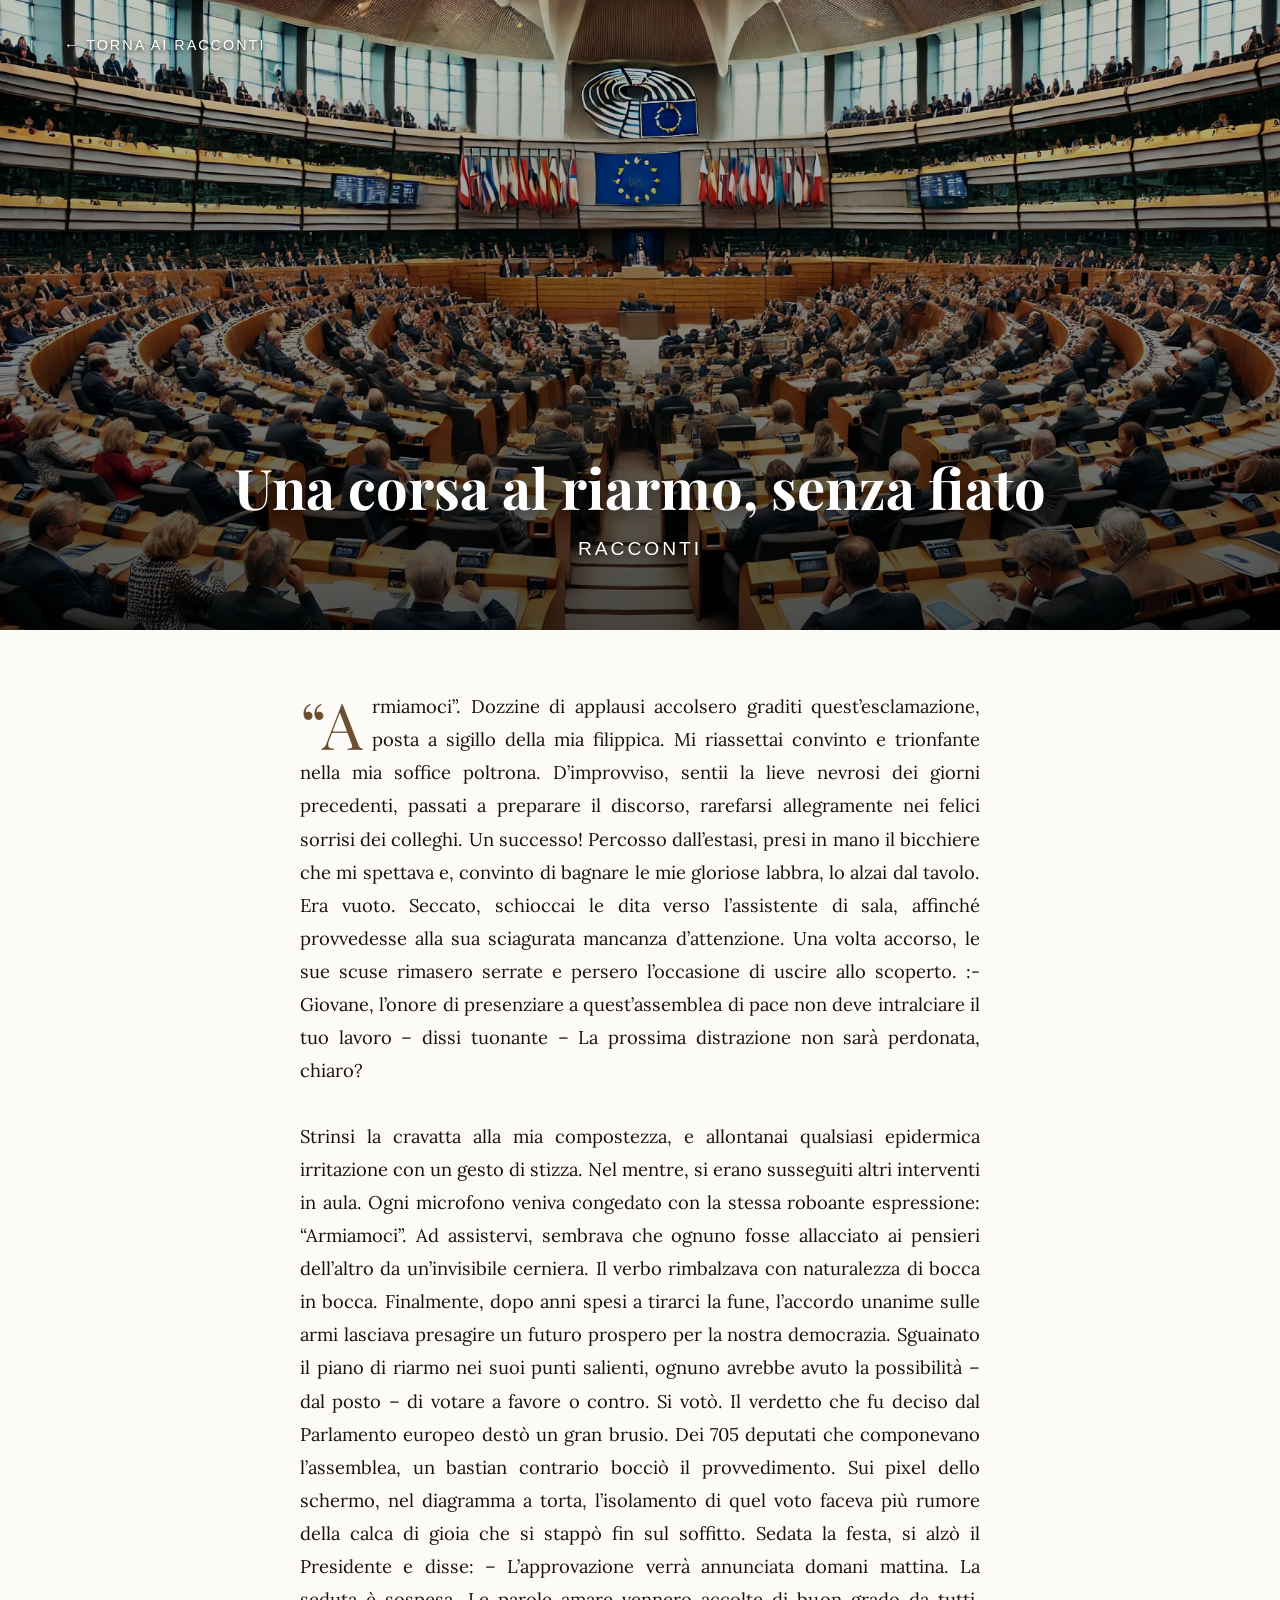
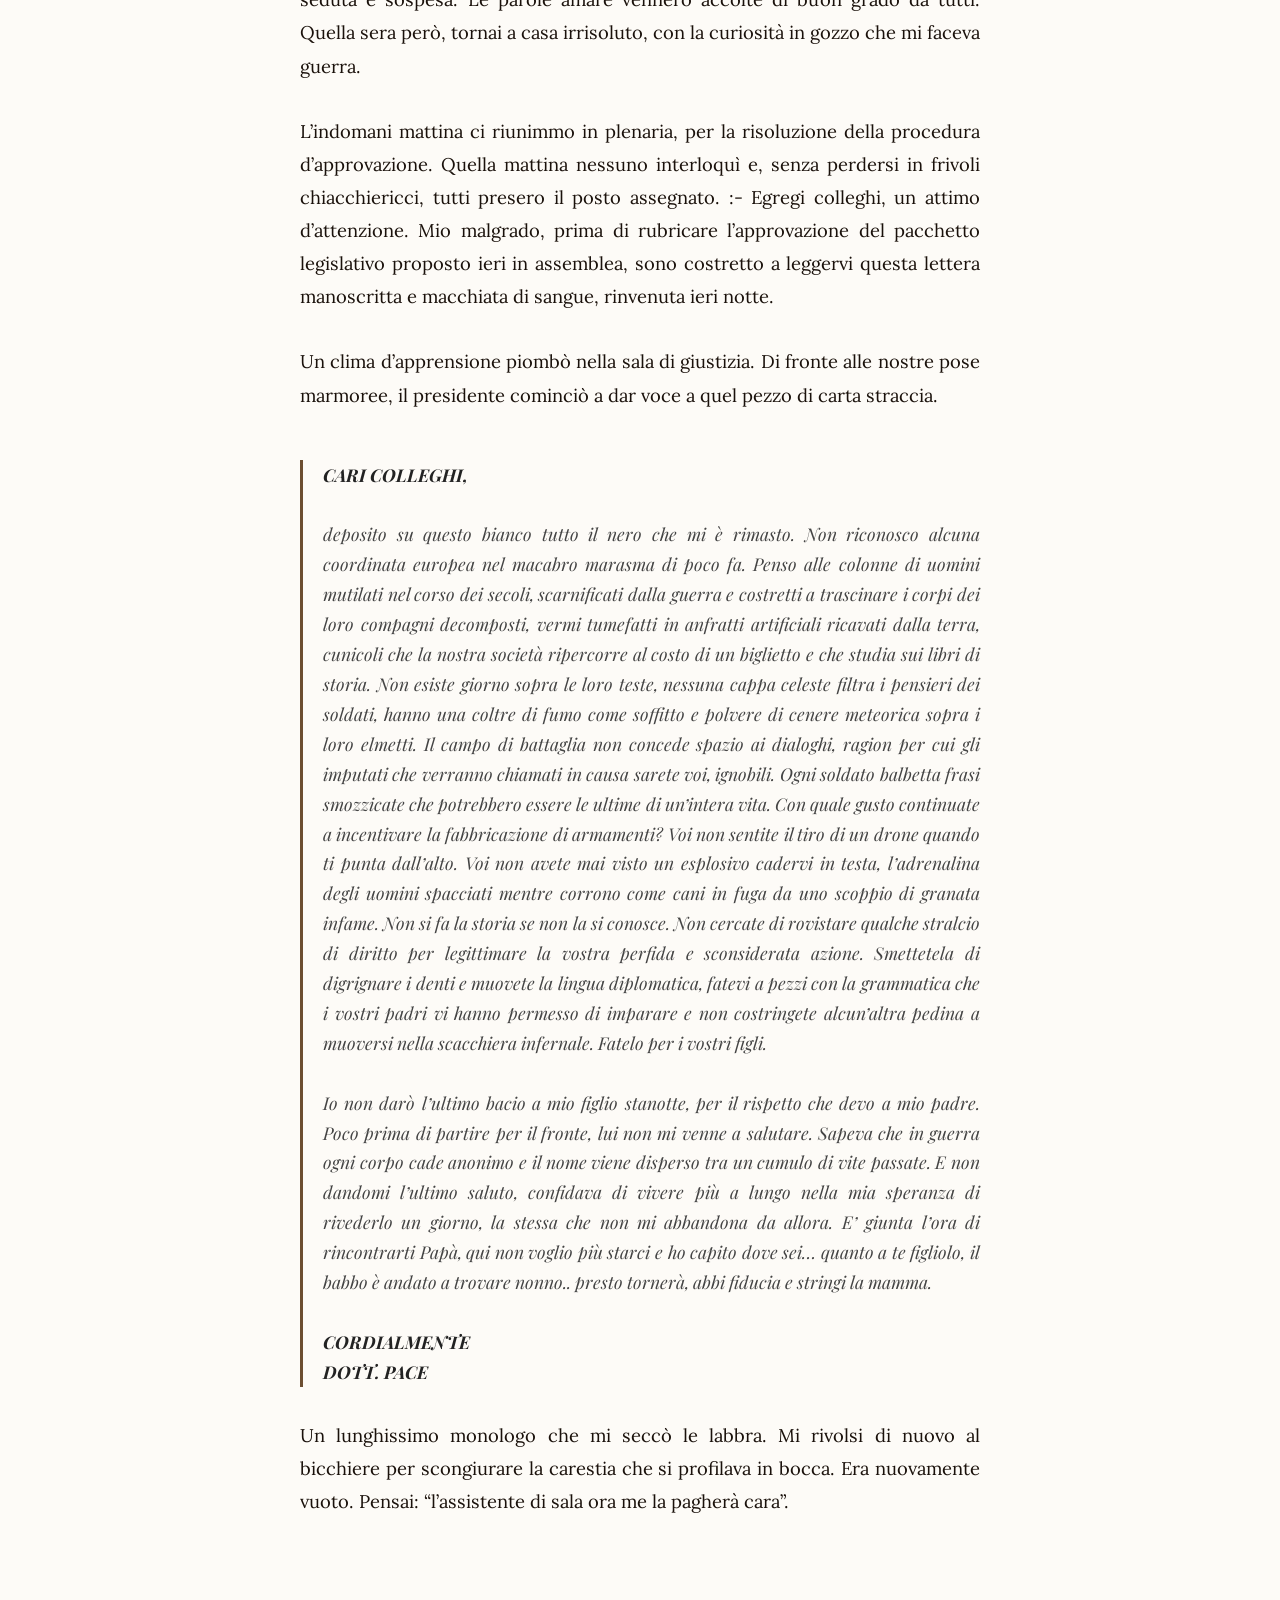
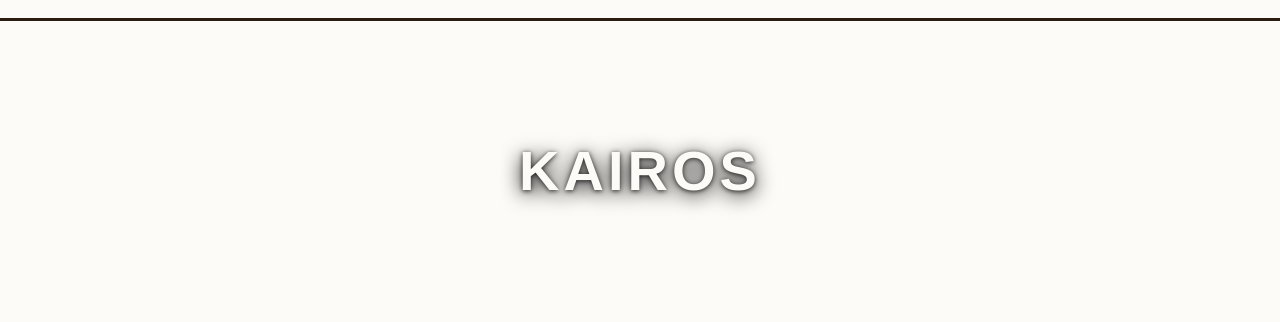
<file: una corsa al riarmo.html>
<!DOCTYPE html>
<html lang="it">
<head>
    <meta charset="UTF-8">
    <meta name="viewport" content="width=device-width, initial-scale=1.0">
    <title>Una corsa al riarmo, senza fiato - Kairos</title>
    <link href="https://fonts.googleapis.com/css2?family=Lora:ital,wght@0,400;0,500;1,400;1,700&family=Playfair+Display:ital,wght@0,400;0,700;1,400&display=swap" rel="stylesheet">
    
    <style>
        * { box-sizing: border-box; margin: 0; padding: 0; }
        
        :root {
            --bg-color: #fdfbf7;
            --text-color: #1a110b;
            --accent-color: #6c4e31;
            --font-heading: 'Playfair Display', serif;
            --font-body: 'Lora', Georgia, serif;
        }

        body {
            background-color: var(--bg-color);
            color: var(--text-color);
            font-family: var(--font-body);
            line-height: 1.8;
            -webkit-font-smoothing: antialiased;
            overflow-x: hidden;
        }

        .progress-container {
            position: fixed;
            top: 0;
            left: 0;
            width: 100%;
            height: 4px;
            background: transparent;
            z-index: 1000;
        }
        .progress-bar {
            height: 100%;
            background: var(--accent-color);
            width: 0%;
        }

        .top-nav {
            position: absolute;
            top: 30px;
            left: 5vw;
            z-index: 100;
        }
        .back-btn {
            font-family: 'Helvetica Neue', Helvetica, Arial, sans-serif;
            font-size: 0.9rem;
            color: #fff;
            text-transform: uppercase;
            letter-spacing: 2px;
            text-decoration: none;
            text-shadow: 0 2px 4px rgba(0,0,0,0.8);
            transition: opacity 0.3s;
        }
        .back-btn:hover { opacity: 0.7; }

        .hero {
            position: relative;
            width: 100%;
            height: 70vh; 
            background-color: #222;
        }
        .hero-image {
            width: 100%;
            height: 100%;
            background-image: linear-gradient(rgba(0,0,0,0.2), rgba(0,0,0,0.7)), url('IMG_4057.webp'); 
            background-size: cover;
            background-position: center;
        }
        .hero-text {
            position: absolute;
            bottom: 10%;
            left: 50%;
            transform: translateX(-50%);
            width: 90%;
            max-width: 900px;
            text-align: center;
            color: #fff;
        }
        .hero-title {
            font-family: var(--font-heading);
            font-size: 3.5rem;
            line-height: 1.1;
            margin-bottom: 15px;
            text-shadow: 0 4px 15px rgba(0,0,0,0.6);
        }
        .hero-subtitle {
            font-family: 'Helvetica Neue', sans-serif;
            font-size: 1.2rem;
            letter-spacing: 3px;
            text-transform: uppercase;
            font-weight: 300;
            text-shadow: 0 2px 8px rgba(0,0,0,0.6);
        }

        .article-content {
            width: 90%;
            max-width: 680px; 
            margin: 60px auto 100px auto;
            font-size: 1.15rem;
        }

        .article-content p {
            margin-bottom: 2rem;
            text-align: justify;
        }

        .drop-cap {
            float: left;
            font-size: 4rem;
            line-height: 0.8;
            padding-top: 8px;
            padding-right: 10px;
            font-family: var(--font-heading);
            color: var(--accent-color);
        }

        .quote-block {
            border-left: 3px solid var(--accent-color);
            padding-left: 20px;
            margin: 3rem 0;
            font-style: italic;
            font-family: var(--font-heading);
            font-size: 1.1rem;
            color: #444;
            line-height: 1.7;
        }

        .quote-block strong {
            font-weight: 700;
            color: #222;
        }

        footer {
            text-align: center;
            padding: 100px 20px;
            border-top: 3px solid #2a1c10;
            background-image: url('FullSizeRender.jpeg');
            background-size: cover;
            background-position: center;
            background-attachment: fixed;
        }

        .home-link {
            font-family: 'Helvetica Neue', Helvetica, Arial, sans-serif;
            font-size: 3.5rem;
            font-weight: 800;
            color: #fdfbf7; 
            text-decoration: none;
            letter-spacing: 4px;
            transition: transform 0.3s ease;
            display: inline-block; 
            text-shadow: 0 4px 20px rgba(0,0,0,1), 0 1px 5px rgba(0,0,0,0.8);
        }
        .home-link:hover {
            transform: scale(1.05);
            color: #ccc;
        }

        @media (max-width: 750px) {
            .hero-title { font-size: 2.5rem; }
            .hero-subtitle { font-size: 1rem; }
            .article-content {
                width: 88%;
                font-size: 1.05rem;
                margin: 40px auto 60px auto;
            }
            .drop-cap { font-size: 3.5rem; }
            .quote-block { font-size: 1.05rem; margin: 2rem 0; }
            .home-link { font-size: 2.5rem; }
            .top-nav { top: 20px; left: 20px; }
            footer { padding: 80px 20px; }
        }
    </style>
</head>
<body>

    <div class="progress-container">
        <div class="progress-bar" id="myBar"></div>
    </div>

    <nav class="top-nav">
        <a href="racconti.html" class="back-btn">← Torna ai racconti</a>
    </nav>

    <header class="hero">
        <div class="hero-image"></div>
        <div class="hero-text">
            <h1 class="hero-title">Una corsa al riarmo, senza fiato</h1>
            <p class="hero-subtitle">Racconti</p>
        </div>
    </header>

    <main class="article-content">
        
        <p><span class="drop-cap">“A</span>rmiamoci”. Dozzine di applausi accolsero graditi quest’esclamazione, posta a sigillo della mia filippica. Mi riassettai convinto e trionfante nella mia soffice poltrona. D’improvviso, sentii la lieve nevrosi dei giorni precedenti, passati a preparare il discorso, rarefarsi allegramente nei felici sorrisi dei colleghi. Un successo! Percosso dall’estasi, presi in mano il bicchiere che mi spettava e, convinto di bagnare le mie gloriose labbra, lo alzai dal tavolo. Era vuoto. Seccato, schioccai le dita verso l’assistente di sala, affinché provvedesse alla sua sciagurata mancanza d’attenzione. Una volta accorso, le sue scuse rimasero serrate e persero l’occasione di uscire allo scoperto. :- Giovane, l’onore di presenziare a quest’assemblea di pace non deve intralciare il tuo lavoro – dissi tuonante – La prossima distrazione non sarà perdonata, chiaro?</p>

        <p>Strinsi la cravatta alla mia compostezza, e allontanai qualsiasi epidermica irritazione con un gesto di stizza. Nel mentre, si erano susseguiti altri interventi in aula. Ogni microfono veniva congedato con la stessa roboante espressione: “Armiamoci”. Ad assistervi, sembrava che ognuno fosse allacciato ai pensieri dell’altro da un’invisibile cerniera. Il verbo rimbalzava con naturalezza di bocca in bocca. Finalmente, dopo anni spesi a tirarci la fune, l’accordo unanime sulle armi lasciava presagire un futuro prospero per la nostra democrazia. Sguainato il piano di riarmo nei suoi punti salienti, ognuno avrebbe avuto la possibilità – dal posto – di votare a favore o contro. Si votò. Il verdetto che fu deciso dal Parlamento europeo destò un gran brusio. Dei 705 deputati che componevano l’assemblea, un bastian contrario bocciò il provvedimento. Sui pixel dello schermo, nel diagramma a torta, l’isolamento di quel voto faceva più rumore della calca di gioia che si stappò fin sul soffitto. Sedata la festa, si alzò il Presidente e disse: – L’approvazione verrà annunciata domani mattina. La seduta è sospesa. Le parole amare vennero accolte di buon grado da tutti. Quella sera però, tornai a casa irrisoluto, con la curiosità in gozzo che mi faceva guerra.</p>

        <p>L’indomani mattina ci riunimmo in plenaria, per la risoluzione della procedura d’approvazione. Quella mattina nessuno interloquì e, senza perdersi in frivoli chiacchiericci, tutti presero il posto assegnato. :- Egregi colleghi, un attimo d’attenzione. Mio malgrado, prima di rubricare l’approvazione del pacchetto legislativo proposto ieri in assemblea, sono costretto a leggervi questa lettera manoscritta e macchiata di sangue, rinvenuta ieri notte.</p>

        <p>Un clima d’apprensione piombò nella sala di giustizia. Di fronte alle nostre pose marmoree, il presidente cominciò a dar voce a quel pezzo di carta straccia.</p>

        <p class="quote-block">
            <strong>CARI COLLEGHI,</strong><br><br>
            deposito su questo bianco tutto il nero che mi è rimasto. Non riconosco alcuna coordinata europea nel macabro marasma di poco fa. Penso alle colonne di uomini mutilati nel corso dei secoli, scarnificati dalla guerra e costretti a trascinare i corpi dei loro compagni decomposti, vermi tumefatti in anfratti artificiali ricavati dalla terra, cunicoli che la nostra società ripercorre al costo di un biglietto e che studia sui libri di storia. Non esiste giorno sopra le loro teste, nessuna cappa celeste filtra i pensieri dei soldati, hanno una coltre di fumo come soffitto e polvere di cenere meteorica sopra i loro elmetti. Il campo di battaglia non concede spazio ai dialoghi, ragion per cui gli imputati che verranno chiamati in causa sarete voi, ignobili. Ogni soldato balbetta frasi smozzicate che potrebbero essere le ultime di un’intera vita. Con quale gusto continuate a incentivare la fabbricazione di armamenti? Voi non sentite il tiro di un drone quando ti punta dall’alto. Voi non avete mai visto un esplosivo cadervi in testa, l’adrenalina degli uomini spacciati mentre corrono come cani in fuga da uno scoppio di granata infame. Non si fa la storia se non la si conosce. Non cercate di rovistare qualche stralcio di diritto per legittimare la vostra perfida e sconsiderata azione. Smettetela di digrignare i denti e muovete la lingua diplomatica, fatevi a pezzi con la grammatica che i vostri padri vi hanno permesso di imparare e non costringete alcun’altra pedina a muoversi nella scacchiera infernale. Fatelo per i vostri figli.<br><br>
            Io non darò l’ultimo bacio a mio figlio stanotte, per il rispetto che devo a mio padre. Poco prima di partire per il fronte, lui non mi venne a salutare. Sapeva che in guerra ogni corpo cade anonimo e il nome viene disperso tra un cumulo di vite passate. E non dandomi l’ultimo saluto, confidava di vivere più a lungo nella mia speranza di rivederlo un giorno, la stessa che non mi abbandona da allora. E’ giunta l’ora di rincontrarti Papà, qui non voglio più starci e ho capito dove sei… quanto a te figliolo, il babbo è andato a trovare nonno.. presto tornerà, abbi fiducia e stringi la mamma.<br><br>
            <strong>CORDIALMENTE<br>
            DOTT. PACE</strong>
        </p>

        <p>Un lunghissimo monologo che mi seccò le labbra. Mi rivolsi di nuovo al bicchiere per scongiurare la carestia che si profilava in bocca. Era nuovamente vuoto. Pensai: “l’assistente di sala ora me la pagherà cara”.</p>

    </main>

    <footer>
        <a href="index.html" class="home-link">KAIROS</a>
    </footer>

    <script>
        window.onscroll = function() { updateProgressBar() };

        function updateProgressBar() {
            var winScroll = document.body.scrollTop || document.documentElement.scrollTop;
            var height = document.documentElement.scrollHeight - document.documentElement.clientHeight;
            var scrolled = (winScroll / height) * 100;
            document.getElementById("myBar").style.width = scrolled + "%";
        }
    </script>
</body>
</html>
</file>
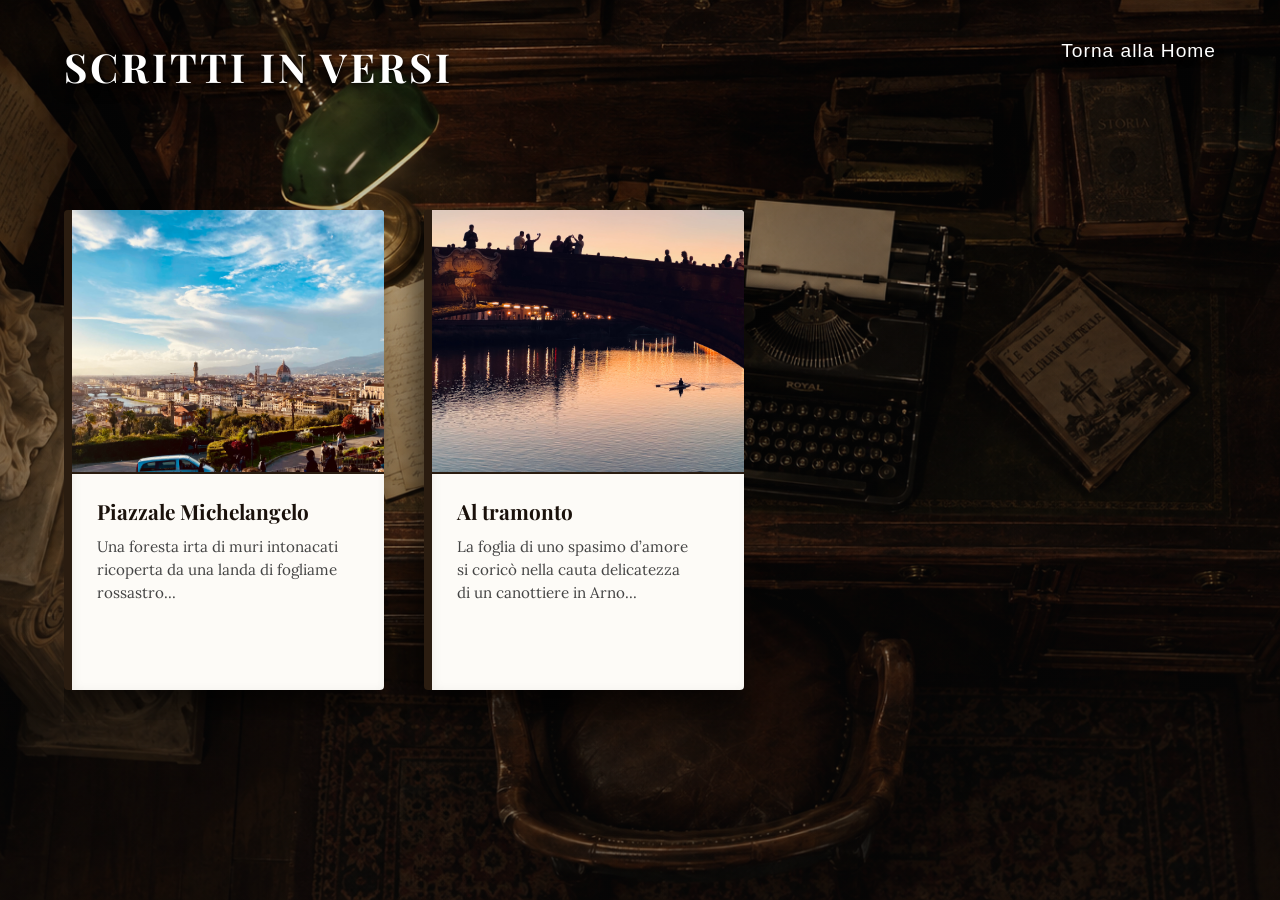
<file: versi.html>
<!DOCTYPE html>
<html lang="it">
<head>
    <meta charset="UTF-8">
    <meta name="viewport" content="width=device-width, initial-scale=1.0">
    <title>Scritti in versi - Kairos</title>
    <link href="https://fonts.googleapis.com/css2?family=Lora:ital,wght@0,400;0,500;1,400&family=Playfair+Display:ital,wght@0,400;0,700;1,400&display=swap" rel="stylesheet">
    
    <style>
        * { box-sizing: border-box; margin: 0; padding: 0; }
        
        body {
            height: 100vh;
            background-image: linear-gradient(rgba(15, 15, 15, 0.2), rgba(15, 15, 15, 0.35)), url('6A75E543-92FD-45B6-834F-B0853C7BCF3E.png');
            background-size: cover;
            background-position: center;
            font-family: 'Playfair Display', serif;
            overflow: hidden; 
            display: flex;
            align-items: center;
            padding: 0 5vw;
        }

        .page-title {
            position: absolute;
            top: 40px;
            left: 5vw;
            color: #fff;
            font-size: 2.5rem;
            letter-spacing: 3px;
            text-transform: uppercase;
            text-shadow: 0 4px 15px rgba(0,0,0,0.9), 0 1px 5px rgba(0,0,0,0.8);
            opacity: 0;
            animation: fadeInTop 1s forwards 0.5s;
        }

        .articles-gallery {
            display: flex;
            gap: 40px;
            width: 100%;
            height: 60vh;
            align-items: center;
            overflow-x: auto;
            overflow-y: hidden;
            padding: 20px 0;
            scroll-behavior: smooth;
        }

        .articles-gallery::-webkit-scrollbar { display: none; }
        .articles-gallery { -ms-overflow-style: none; scrollbar-width: none; }

        .article-card {
            flex: 0 0 320px;
            height: 480px;
            position: relative;
            background-color: #fdfbf7;
            border-radius: 4px;
            cursor: pointer;
            box-shadow: -10px 15px 30px rgba(0,0,0,0.6), inset 2px 0 10px rgba(0,0,0,0.05);
            overflow: hidden;
            transition: all 0.6s cubic-bezier(0.25, 1, 0.5, 1);
            
            opacity: 0;
            transform: translateX(-100vw) rotateY(15deg);
            transform-style: preserve-3d;
            border-left: 8px solid #2a1c10;
        }

        .article-card:hover:not(.selected) {
            transform: translateY(-15px) scale(1.02);
            box-shadow: -15px 25px 40px rgba(0,0,0,0.7);
        }

        .card-image {
            width: 100%;
            height: 55%;
            background-size: cover;
            background-position: center;
            border-bottom: 2px solid #2a1c10;
        }

        .card-content {
            padding: 25px;
            height: 45%;
            display: flex;
            flex-direction: column;
            justify-content: flex-start;
        }

        .card-content h2 {
            font-size: 1.3rem;
            line-height: 1.2;
            color: #1a110b;
            margin-bottom: 12px;
        }

        .card-content p {
            font-family: 'Lora', serif;
            font-size: 0.95rem;
            color: #444;
            line-height: 1.5;
            display: -webkit-box;
            -webkit-line-clamp: 4; 
            -webkit-box-orient: vertical;
            overflow: hidden;
        }

        @keyframes slideInLeft {
            0% { opacity: 0; transform: translateX(-100px) rotateY(15deg); }
            100% { opacity: 1; transform: translateX(0) rotateY(0deg); }
        }

        @keyframes fadeInTop {
            to { opacity: 1; transform: translateY(0); }
        }

        .article-card:nth-child(1) { animation: slideInLeft 0.8s cubic-bezier(0.25, 1, 0.5, 1) forwards 0.2s; }
        .article-card:nth-child(2) { animation: slideInLeft 0.8s cubic-bezier(0.25, 1, 0.5, 1) forwards 0.4s; }

        .article-card.selected {
            position: fixed;
            top: 50% !important;
            left: 50% !important;
            transform: translate(-50%, -50%) scale(1.15) !important;
            z-index: 1000;
            box-shadow: 0 30px 60px rgba(0,0,0,0.8), 0 0 100px rgba(0,0,0,0.5);
        }

        .articles-gallery.has-selection .article-card:not(.selected) {
            opacity: 0;
            transform: scale(0.8);
            pointer-events: none;
            filter: blur(5px);
        }

        .back-btn {
            position: absolute;
            top: 40px;
            right: 5vw;
            color: #fff;
            text-decoration: none;
            font-size: 1.2rem;
            letter-spacing: 1px;
            font-family: 'Helvetica Neue', sans-serif;
            opacity: 0;
            animation: fadeInTop 1s forwards 1s;
            transition: transform 0.3s;
            text-shadow: 0 2px 8px rgba(0,0,0,0.9);
        }
        .back-btn:hover { transform: scale(1.1); }

        @media (max-width: 750px) {
            .page-title { font-size: 1.8rem; top: 30px; }
            .articles-gallery { gap: 20px; align-items: flex-start; margin-top: 80px; }
            .article-card { flex: 0 0 280px; height: 420px; }
            .article-card.selected { transform: translate(-50%, -50%) scale(1.05) !important; }
        }
    </style>
</head>
<body>

    <h1 class="page-title">Scritti in versi</h1>
    <a href="index.html" class="back-btn">Torna alla Home</a>

    <div class="articles-gallery" id="gallery">
        
        <div class="article-card" onclick="handleCardClick(this, 'firenze.html')">
            <div class="card-image" style="background-image: url('IMG_7971.jpeg');"></div>
            <div class="card-content">
                <h2>Piazzale Michelangelo</h2>
                <p>Una foresta irta di muri intonacati<br>ricoperta da una landa di fogliame<br>rossastro...</p>
            </div>
        </div>

        <!-- NUOVA POESIA -->
        <div class="article-card" onclick="handleCardClick(this, 'tramonto.html')">
            <div class="card-image" style="background-image: url('FullSizeRender.jpeg');"></div>
            <div class="card-content">
                <h2>Al tramonto</h2>
                <p>La foglia di uno spasimo d’amore<br>si coricò nella cauta delicatezza<br>di un canottiere in Arno...</p>
            </div>
        </div>

    </div>

    <script>
        function handleCardClick(cardElement, targetUrl) {
            const gallery = document.getElementById('gallery');
            if (cardElement.classList.contains('selected')) return;
            gallery.classList.add('has-selection');
            cardElement.classList.add('selected');
            
            setTimeout(() => {
                document.body.style.transition = "opacity 0.5s ease";
                document.body.style.opacity = 0;
                setTimeout(() => {
                    window.location.href = targetUrl;
                }, 500);
            }, 800);
        }
    </script>
</body>
</html>
</file>
<file: style.css>
/* =========================================
   IMPOSTAZIONI GENERALI E HEADER
   ========================================= */
* {
    box-sizing: border-box;
}

body {
    margin: 0;
    padding: 0;
    font-family: 'Playfair Display', serif;
    background-color: #0a0a0a; /* Sfondo scuro attorno agli scaffali */
    color: #ffffff;
}
/* --- Sfondo a tutto schermo con overlay Inchiostro e Legno Antico (SCHIARITO) --- */
.background-wrapper {
    position: relative;
    width: 100%;
    min-height: 100vh;
    
    /* Ridotta l'opacità del filtro (ora a 0.35 e 0.55) per far risaltare la foto del tuo scrittoio */
    background-image: linear-gradient(rgba(24, 17, 11, 0.35), rgba(10, 8, 5, 0.55)), url('EAD7E693-E516-4AEA-88E5-128EF74294D5.png');
    
    background-size: cover;
    background-position: center;
    background-attachment: fixed; 
    padding: 30px 50px;
}



header {
    display: flex;
    justify-content: space-between;
    align-items: center;
    padding: 40px 5%;
}

.logo a {
    font-family: 'Helvetica Neue', Helvetica, Arial, sans-serif;
    font-size: 5.5rem; /* Dimensione del titolo ingrandita */
    font-weight: 800;
    color: #ffffff;
    text-decoration: none;
    letter-spacing: -1px; /* Lettere leggermente più vicine per un effetto "testata di giornale" */
}


nav ul {
    list-style: none;
    display: flex;
    gap: 30px;
    margin: 0;
    padding: 0;
}

nav a {
    font-family: 'Playfair Display', serif;
    color: #ffffff;
    text-decoration: none;
    font-size: 1rem;
    letter-spacing: 2px;
    text-transform: uppercase;
    transition: opacity 0.3s ease;
}

nav a:hover {
    opacity: 0.6;
}

/* =========================================
   STRUTTURA A DOPPIO SCAFFALE (HOME)
   ========================================= */

/* Il contenitore principale che affianca i due mobili */
.main-shelving-unit {
    display: flex;
    gap: 30px; /* Spazio tra lo scaffale sinistro e quello destro */
    width: 100%;
    max-width: 1400px;
    margin: 0 auto 60px auto;
    align-items: stretch; /* Obbliga destra e sinistra ad avere la stessa altezza */
    padding: 0 20px;
}

/* Stile base condiviso: il legno scuro esterno */
.shelf-vertical, .shelf-horizontal {
    background-color: #18110b; /* Il buio interno allo scaffale */
    border-top: 15px solid #3b2818; 
    border-left: 15px solid #3b2818;
    border-right: 15px solid #3b2818;
    border-bottom: 30px solid #2a1c10; /* La mensola di base più spessa */
    border-radius: 4px;
    box-shadow: 0 15px 25px rgba(0,0,0,0.4);
}

/* --- 1. SCAFFALE SINISTRO (Box Editoriale) --- */
.shelf-vertical {
    flex: 0 0 42%; /* Allarga leggermente la colonna per far respirare il formato quadrato */
    padding: 30px 20px; /* Riduce il legno vuoto per rimpicciolire lo scaffale */
    display: flex;
    justify-content: center;
    align-items: center;
    box-shadow: inset 0 30px 40px rgba(0,0,0,0.9), 0 15px 25px rgba(0,0,0,0.4);
}

/* --- 2. SCAFFALE DESTRO (Orizzontale a 2 piani per Archivio) --- */
.shelf-horizontal {
    flex: 1; /* Prende tutto lo spazio rimanente a destra */
    display: flex;
    flex-direction: column; /* Impila i due ripiani uno sull'altro */
    padding: 0; 
}

/* I singoli ripiani della libreria */
.shelf-row {
    flex: 1; /* Si dividono l'altezza a metà perfetta */
    display: flex;
    align-items: flex-end; /* I libri poggiano "fisicamente" in basso sulla mensola */
    padding: 20px 30px;
    gap: 20px; /* Spazio tra i vari libricini */
    box-shadow: inset 0 30px 40px rgba(0,0,0,0.9);
}

/* L'asse di legno centrale che divide i ripiani */
.top-shelf {
    border-bottom: 25px solid #2a1c10;
}


/* =========================================
   STILI DEI LIBRI (Copertina grande e piccoli)
   ========================================= */

/* L'Editoriale Grande (Formato Quadrato) */
.cinematic-text-box {
    position: relative;
    width: 100%;
    max-width: 380px; 
    aspect-ratio: 1 / 1.15; /* Proporzione per renderlo simile a un quadrato */
    background-size: cover;
    background-position: center;
    display: flex;
    flex-direction: column;
    justify-content: center;
    align-items: center;
    text-align: center;
    padding: 25px 15px; /* Adatta lo spazio interno */
    box-shadow: 15px 15px 25px rgba(0,0,0,0.8), -3px 0 10px rgba(255,255,255,0.05);
    border-radius: 2px 6px 6px 2px;
    overflow: hidden;
    transition: transform 0.3s ease;
}

.cinematic-text-box:hover {
    transform: scale(1.02);
}

/* Testi interni all'editoriale */
.box-overlay {
    position: absolute;
    top: 0; left: 0; right: 0; bottom: 0;
    background: rgba(0, 0, 0, 0.45);
    z-index: 1;
}

.cinematic-content {
    position: relative;
    z-index: 2;
}

.cinematic-content h2 {
    font-family: 'Helvetica Neue', Arial, sans-serif; /* Sostituito il font classico con quello moderno */
    font-size: 2.2rem;
    font-weight: 400;
    line-height: 1.1;
    margin-bottom: 20px;
    letter-spacing: 0px;
}



.cinematic-author { margin-top: 15px; color: #aaa; }


/* I libricini segnaposto (Ora diventati Link) */
.mini-book {
    width: 120px;
    aspect-ratio: 2 / 3.2;
    background-color: #2a2a2a;
    border-radius: 2px 5px 5px 2px;
    box-shadow: 10px 10px 15px rgba(0,0,0,0.7), -2px 0 5px rgba(255,255,255,0.05);
    display: flex;
    justify-content: center;
    align-items: center;
    text-align: center;
    padding: 10px;
    color: rgba(255,255,255,0.5);
    font-family: 'Playfair Display', serif;
    font-size: 0.8rem;
    cursor: pointer;
    margin-bottom: -10px; /* Li fa poggiare sulla mensola */
    
    /* NUOVE REGOLE PER IL LINK E L'ANIMAZIONE */
    text-decoration: none; /* Toglie la fastidiosa riga sotto il testo del link */
    position: relative; 
    z-index: 50; /* Livello di base */
    transform-origin: bottom center; /* Fondamentale: si ingrandisce verso l'alto, restando poggiato al legno */
    transition: all 0.4s cubic-bezier(0.175, 0.885, 0.32, 1.275); /* Movimento elastico e realistico */
}

/* L'effetto quando ci passi sopra col mouse */
.mini-book:hover {
    transform: scale(1.6); 
    background-color: #3b2818; 
    color: #fff;
    z-index: 999; /* Alzato al massimo per sormontare tutti gli altri libri e il legno! */
    box-shadow: 15px 30px 40px rgba(0,0,0,0.9), -2px 0 10px rgba(255,255,255,0.1);
}


/* =========================================
   LIBRO 3D "LETTURE" (In fondo alla pagina)
   ========================================= */

.book-container {
    width: 100%;
    max-width: 550px; 
    margin: 40px auto;
    perspective: 1500px; /* Crea la profondità per l'effetto 3D */
    padding: 10px 0;
}

.book {
    position: relative;
    width: 100%;
    aspect-ratio: 4 / 3; 
    min-height: 400px;
    transform-style: preserve-3d;
    transition: transform 0.5s ease;
}

/* Pagina Interna (L'Indice del Libro) */
.book-inside {
    position: absolute;
    top: 0; left: 0; width: 100%; height: 100%;
    background-color: #faf6eb; /* Colore carta pergamena/avorio */
    padding: 40px 30px;
    display: flex;
    flex-direction: column;
    justify-content: center;
    align-items: center;
    
    /* Effetto 3D Fogli di Carta Sovrapposti */
    box-shadow: 
        inset 15px 0 30px rgba(0,0,0,0.12), 
        3px 0 0 #fdfbf7,   
        4px 0 0 #dcd8c8,   
        5px 0 0 #fdfbf7,   
        6px 0 0 #dcd8c8,   
        7px 0 0 #fdfbf7,   
        12px 5px 20px rgba(0,0,0,0.25); 
        
    border-radius: 2px 6px 6px 2px;
}

.book-inside h3 {
    font-family: 'Playfair Display', serif;
    font-size: 1.6rem;
    color: #111;
    margin-bottom: 25px;
    letter-spacing: 4px;
    border-bottom: 1px solid #ddd;
    padding-bottom: 8px;
    width: 50%;
    text-align: center;
}

.book-inside ul {
    list-style: none;
    padding: 0;
    margin: 0;
    width: 100%;
    text-align: center;
}

.book-inside li { margin-bottom: 18px; }

.book-inside li a {
    font-family: 'Playfair Display', serif;
    font-size: 1.35rem;
    color: #222;
    text-decoration: none;
    font-style: italic;
    transition: color 0.2s ease, transform 0.2s ease;
    display: inline-block;
}

.book-inside li a:hover {
    color: #8b0000;
    transform: scale(1.03);
}

.book-inside .view-all {
    font-family: 'Helvetica Neue', Arial, sans-serif;
    font-size: 0.85rem;
    font-style: normal;
    text-transform: uppercase;
    letter-spacing: 2px;
    font-weight: 700;
    color: #666;
    margin-top: 15px;
}

/* Copertina frontale del libro (Libreria) */
.book-cover {
    position: absolute;
    top: 0; left: 0; width: 100%; height: 100%;
    background-color: #333; 
    
    /* ATTENZIONE: Assicurati che il nome del file sia corretto! */
    background-image: url('libreria.jpg'); 
    
    background-size: cover;
    background-position: center;
    display: flex;
    justify-content: center;
    align-items: center;
    z-index: 5;
    transform-origin: left center;
    
    /* Transizione portata a 1.6s per un'apertura lenta e solenne */
    transition: transform 1.6s cubic-bezier(0.2, 0.9, 0.3, 1), box-shadow 1.6s ease;
    box-shadow: 5px 0 15px rgba(0,0,0,0.3);
    backface-visibility: hidden;
    border-radius: 0 4px 4px 0;
}

.letture-overlay {
    position: absolute;
    top: 0; left: 0; right: 0; bottom: 0;
    background: rgba(0, 0, 0, 0.45);
}

.letture-title {
    position: relative;
    z-index: 2;
    color: white;
    font-family: 'Helvetica Neue', Helvetica, Arial, sans-serif;
    font-size: 3.5rem;
    font-weight: 800;
    letter-spacing: 6px;
    text-transform: uppercase;
    text-shadow: 0 4px 15px rgba(0,0,0,0.6);
    margin: 0;
}

/* Animazione di apertura */
.book-container:hover .book-cover {
    transform: rotateY(-140deg);
    box-shadow: -10px 10px 25px rgba(0,0,0,0.4);
}


/* =========================================
   ADATTAMENTO PER DISPOSITIVI MOBILI
   ========================================= */

@media (max-width: 700px) {
    /* 1. Riduciamo gli spazi morti ai lati */
    .background-wrapper {
        padding: 15px 10px;
    }

    /* 2. Header e Menu che vanno a capo senza scardinare lo schermo */
    header {
        flex-direction: column;
        gap: 15px;
        padding: 20px 0;
        margin-bottom: 40px;
    }
    
    .logo a {
        font-size: 3.2rem; /* Ridotto leggermente per entrare anche sugli schermi stretti */
        letter-spacing: -1px;
    }

    nav ul {
        flex-wrap: wrap; /* FONDAMENTALE: fa andare a capo i tasti del menu se non c'è spazio! */
        justify-content: center;
        gap: 15px;
    }

    nav a {
        font-size: 0.85rem;
        padding: 5px 10px;
    }
    
    /* 3. Scaffali incolonnati e proporzionati */
    .main-shelving-unit {
        flex-direction: column;
        gap: 40px;
        padding: 0 10px;
    }
    
    .shelf-vertical {
        max-width: 100%;
        padding: 20px 15px;
    }

    /* 4. Il libro editoriale: impediamo che esca dai bordi laterali */
    .cinematic-text-box {
        max-width: 100%; 
        aspect-ratio: auto;
        min-height: 400px;
        padding: 30px 15px;
    }

    .cinematic-content h2 {
        font-size: 1.8rem; /* Titolo del manifesto rimpicciolito per il telefono */
    }
    
    .shelf-horizontal {
        min-height: auto; 
    }

    /* I libricini futuri si impilano ordinatamente senza uscire dallo schermo */
    .shelf-row {
        flex-wrap: wrap; /* Li fa andare a capo se non c'entrano sulla mensola */
        justify-content: center;
        padding: 20px 15px;
    }
    
    /* 5. Adattamenti Libro 3D Letture per Cellulari */
    .book-container {
        max-width: 100%;
        perspective: 1200px;
        padding: 0 10px;
    }

    .book {
        aspect-ratio: auto;
        min-height: 350px;
    }

    .book-inside {
        padding: 30px 15px;
    }

    .book-inside h3 { font-size: 1.3rem; margin-bottom: 15px; }
    .book-inside li a { font-size: 1.1rem; margin-bottom: 5px; }
    .letture-title { font-size: 2.2rem; }
}
</file>
